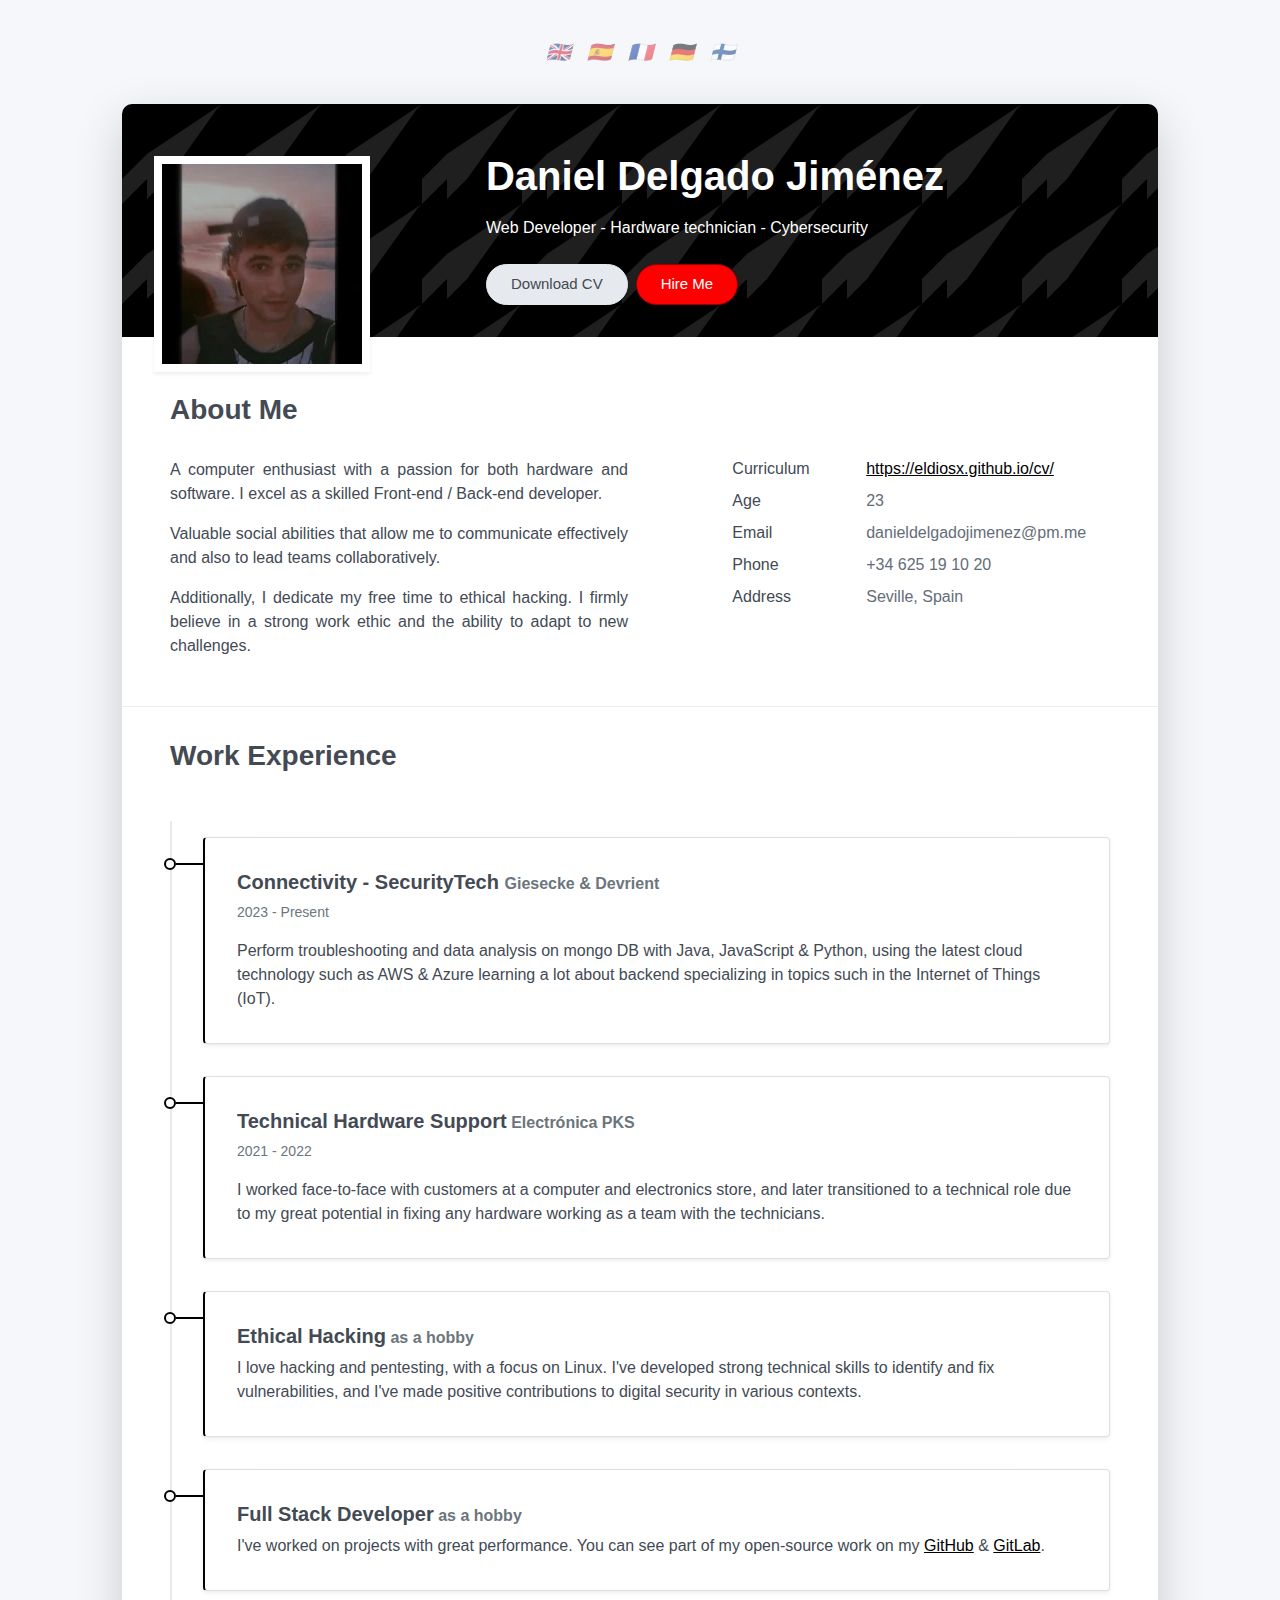
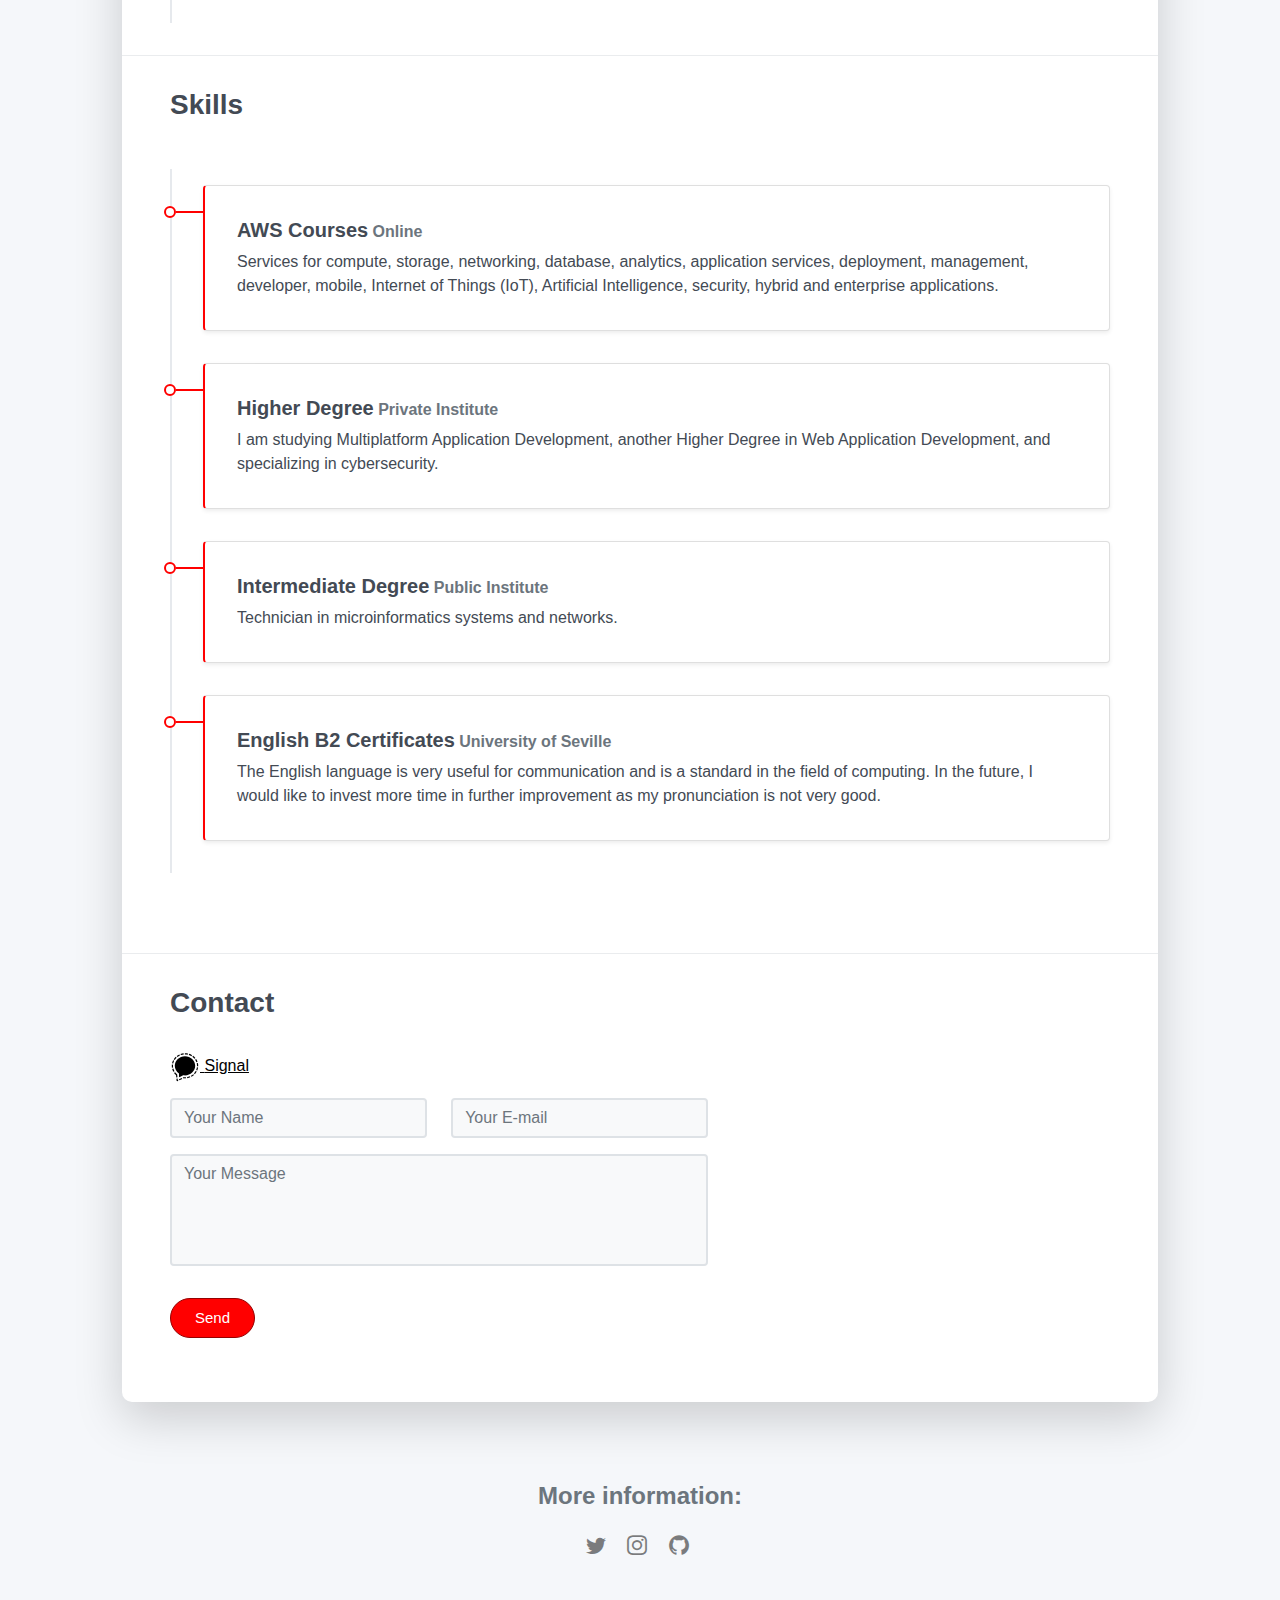
<file: index.html>
<!DOCTYPE html>
<html lang="en-US">

<head>
  <meta charset="UTF-8">
  <meta name="viewport" content="width=device-width, initial-scale=1">
  <title>Curriculum Vitae</title>
  <link href="./css/main.css" rel="stylesheet">
  <link href="./css/fonts.css" rel="stylesheet">
</head>

<body id="top">
  <header class="d-print-none">
    <div class="container text-center text-lg-left">
      <div class="py-3 clearfix">
        <div class="site-nav">
          <nav>
            <ul class="nav justify-content-center">
              <li class="nav-item">
                <a class="nav-link" href="./">
                  <i>&#x1F1EC;&#x1F1E7;</i>
                </a>
              </li>
              <li class="nav-item">
                <a class="nav-link" href="./es">
                  <i>&#x1F1EA;&#x1F1F8;</i>
                </a>
              </li>
              <li class="nav-item">
                <a class="nav-link" href="./fr">
                  <i>&#x1F1EB;&#x1F1F7;</i>
                </a>
              </li>
              <li class="nav-item">
                <a class="nav-link" href="./de">
                  <i>&#x1F1E9;&#x1F1EA;</i>
                </a>
              </li>
              <li class="nav-item">
                <a class="nav-link" href="./fi">
                  <i>&#x1F1EB;&#x1F1EE;</i>
                </a>
              </li>
            </ul>
          </nav>
        </div>
      </div>
    </div>
  </header>
  <div class="page-content">
    <div class="container">
      <div class="cover shadow-lg bg-white">
        <div class="cover-bg p-3 p-lg-4 text-white">
          <div class="row">
            <div class="col-lg-4 col-md-5">
              <div class="avatar hover-effect bg-white shadow-sm p-1"><img src="./img/avatar2024.webp" width="200"
                  height="200" alt="profile"></div>
            </div>
            <div class="col-lg-8 col-md-7 text-center text-md-start">
              <h2 class="h1 mt-2">Daniel Delgado Jiménez</h2>
              <p>Web Developer - Hardware technician -
                Cybersecurity</p>
              <div class="d-print-none"><a class="btn btn-light text-dark shadow-sm mt-1 me-1"
                  href="./pdf/resume_en.pdf" target="_blank">Download
                  CV</a><a class="btn btn-success shadow-sm mt-1" href="#contact">Hire Me</a></div>
            </div>
          </div>
        </div>
        <div class="about-section pt-4 px-3 px-lg-4 mt-1">
          <div class="row">
            <div class="col-md-6">
              <h2 class="h3 mb-3">About Me</h2>
              <p>A computer enthusiast with a passion for both hardware and software. I excel as a
                skilled Front-end / Back-end developer. </p>

              <p>Valuable social abilities that allow me to communicate
                effectively and also to lead teams collaboratively. </p>

              <p>Additionally, I dedicate my free time to ethical hacking. I firmly believe in a strong work ethic and
                the ability to adapt to new challenges.</p>
            </div>
            <div class="col-md-5 offset-md-1">
              <br><br>
              <div class="row mt-2">
                <div class="col-sm-4">
                  <div class="pb-1">Curriculum</div>
                </div>
                <div class="col-sm-8">
                  <div class="pb-1 text-secondary"><a
                      href="https://eldiosx.github.io/cv/">https://eldiosx.github.io/cv/</a></div>
                </div>
                <div class="col-sm-4">
                  <div class="pb-1">Age</div>
                </div>
                <div class="col-sm-8">
                  <div id="age" class="pb-1 text-secondary"></div>
                </div>
                <div class="col-sm-4">
                  <div class="pb-1">Email</div>
                </div>
                <div class="col-sm-8">
                  <div class="pb-1 text-secondary">danieldelgadojimenez@pm.me</div>
                </div>
                <div class="col-sm-4">
                  <div class="pb-1">Phone</div>
                </div>
                <div class="col-sm-8">
                  <div class="pb-1 text-secondary">+34 625 19 10 20</div>
                </div>
                <div class="col-sm-4">
                  <div class="pb-1">Address</div>
                </div>
                <div class="col-sm-8">
                  <div class="pb-1 text-secondary">Seville, Spain</div>
                </div>
              </div>
            </div>
          </div>
        </div>
        <hr class="d-print-none">
        <div class="work-experience-section px-3 px-lg-4">
          <h2 class="h3 mb-4">Work Experience</h2>
          <div class="timeline">
            <div class="timeline-card timeline-card-primary card shadow-sm">
              <div class="card-body">
                <div class="h5 mb-1">
                  Connectivity - SecurityTech
                  <span class="text-muted h6"> Giesecke & Devrient</span>
                </div>
                <div class="text-muted text-small mb-2">2023 - Present</div>
                <div>Perform troubleshooting and data analysis on mongo DB with Java, JavaScript & Python, using the
                  latest cloud technology such as AWS & Azure learning a lot about backend specializing in topics such
                  in the Internet of Things (IoT).
                </div>
              </div>
            </div>
            <div class="timeline-card timeline-card-primary card shadow-sm">
              <div class="card-body">
                <div class="h5 mb-1">Technical Hardware Support<span class="text-muted h6"> Electrónica PKS</span>
                </div>
                <div class="text-muted text-small mb-2">2021 - 2022</div>
                <div>I worked face-to-face with customers at a computer and electronics store, and later transitioned to
                  a technical role due to my great potential in fixing any hardware working as a team with the
                  technicians.
                </div>
              </div>
            </div>
            <div class="timeline-card timeline-card-primary card shadow-sm">
              <div class="card-body">
                <div class="h5 mb-1">Ethical Hacking<span class="text-muted h6"> as a hobby</span></div>
                <div>
                  I love hacking and pentesting, with a focus on Linux. I've developed strong technical skills to
                  identify and fix vulnerabilities, and I've made positive contributions to digital security in various
                  contexts.
                </div>
              </div>
            </div>
            <div class="timeline-card timeline-card-primary card shadow-sm">
              <div class="card-body">
                <div class="h5 mb-1">Full Stack Developer<span class="text-muted h6"> as a hobby</span>
                </div>
                <div>I've worked on projects with great performance. You can see part of my open-source work
                  on my <a href="https://github.com/eldiosx">GitHub</a> & <a
                    href="https://gitlab.com/eldiosx">GitLab</a>.</div>
              </div>
            </div>
          </div>
        </div>
        <hr class="d-print-none">
        <div class="page-break"></div>
        <div class="education-section px-3 px-lg-4 pb-4">
          <h2 class="h3 mb-4">Skills</h2>
          <div class="timeline">
            <div class="timeline-card timeline-card-success card shadow-sm">
              <div class="card-body">
                <div class="h5 mb-1">AWS Courses<span class="text-muted h6"> Online</span></div>
                <div>Services for compute, storage, networking, database, analytics, application services, deployment,
                  management, developer, mobile, Internet of Things (IoT), Artificial Intelligence, security, hybrid and
                  enterprise applications.
                </div>
              </div>
            </div>
            <div class="timeline-card timeline-card-success card shadow-sm">
              <div class="card-body">
                <div class="h5 mb-1">Higher Degree<span class="text-muted h6"> Private Institute</span></div>
                <div>I am studying Multiplatform Application Development, another Higher Degree in
                  Web Application Development, and specializing in cybersecurity.
                </div>
              </div>
            </div>
            <div class="timeline-card timeline-card-success card shadow-sm">
              <div class="card-body">
                <div class="h5 mb-1">Intermediate Degree<span class="text-muted h6"> Public Institute</span>
                </div>
                <div>Technician in microinformatics systems and networks.
                </div>
              </div>
            </div>
            <div class="timeline-card timeline-card-success card shadow-sm">
              <div class="card-body">
                <div class="h5 mb-1">English B2 Certificates<span class="text-muted h6"> University of Seville</span>
                </div>
                <div>The English language is very useful for communication and is a standard in the field of computing.
                  In the future, I would like to invest more time in further improvement as my pronunciation is not very
                  good.
                </div>
              </div>
            </div>
          </div>
        </div>
        <hr class="d-print-none">
        <div class="contant-section px-3 px-lg-4 pb-4" id="contact">
          <h2 class="h3 text mb-3">Contact</h2>
          <div class="row">
            <a href="https://signal.me/#p/+34625191020">
              <img class="icon" src="./img/signal.svg" alt="">
              <span>Signal</span>
            </a>
            <div class="col-md-7 d-print-none">
              <div class="my-2">
                <form action="mailto:danieldelgadojimenez@protonmail.com" method="POST" enctype="text/plain">
                  <div class="row">
                    <div class="col-6">
                      <input class="form-control" type="text" id="name" name="name" placeholder="Your Name" required>
                    </div>
                    <div class="col-6">
                      <input class="form-control" type="email" id="email" name="_replyto" placeholder="Your E-mail"
                        required>
                    </div>
                  </div>
                  <div class="form-group my-2">
                    <textarea class="form-control" id="message" name="message" rows="4" placeholder="Your Message"
                      required></textarea>
                  </div>
                  <button class="btn btn-primary mt-2" type="submit">Send</button>
                </form>
              </div>
            </div>
            <div class="col d-none d-print-block">
              <div class="mt-2">
                <div>
                  <div class="mb-2">
                    <div class="text-dark"><i class="fab fa-email mr-1"></i><span>no</span>
                    </div>
                  </div>
                  <div class="mb-2">
                    <div class="text-dark"><i
                        class="fab fa-twitter mr-1"></i><span>https://twitter.com/eldiosx41020</span>
                    </div>
                  </div>
                  <div class="mb-2">
                    <div class="text-dark"><i
                        class="fab fa-instagram mr-1"></i><span>https://www.instagram.com/eldiosx</span>
                    </div>
                  </div>
                  <div class="mb-2">
                    <div class="text-dark"><i class="fab fa-github mr-1"></i><span>https://github.com/eldiosx</span>
                    </div>
                  </div>
                </div>
              </div>
            </div>
          </div>
        </div>
      </div>
    </div>
  </div>
  <footer class="pt-4 pb-4 text-muted text-center d-print-none">
    <div class="container">
      <div class="my-3">
        <div class="h4">More information:</div>
        <div class="footer-nav">
          <nav>
            <ul class="nav justify-content-center">
              <li class="nav-item"><a class="nav-link" href="https://twitter.com/eldiosxLinux" title="Twitter"><i
                    class="icon-twitter"></i><span class="menu-title sr-only">&nbsp;</span></a>
              </li>
              <li class="nav-item"><a class="nav-link" href="https://www.instagram.com/eldiosx" title="Instagram"><i
                    class="icon-instagram"></i><span class="menu-title sr-only">&nbsp;</span></a>
              </li>
              <li class="nav-item"><a class="nav-link" href="https://github.com/eldiosx" title="Github"><i
                    class="icon-github"></i><span class="menu-title sr-only">&nbsp;</span></a>
              </li>
            </ul>
          </nav>
        </div>
      </div>
    </div>
  </footer>
  <script src="./js/main.js"></script>
</body>

</html>
</file>
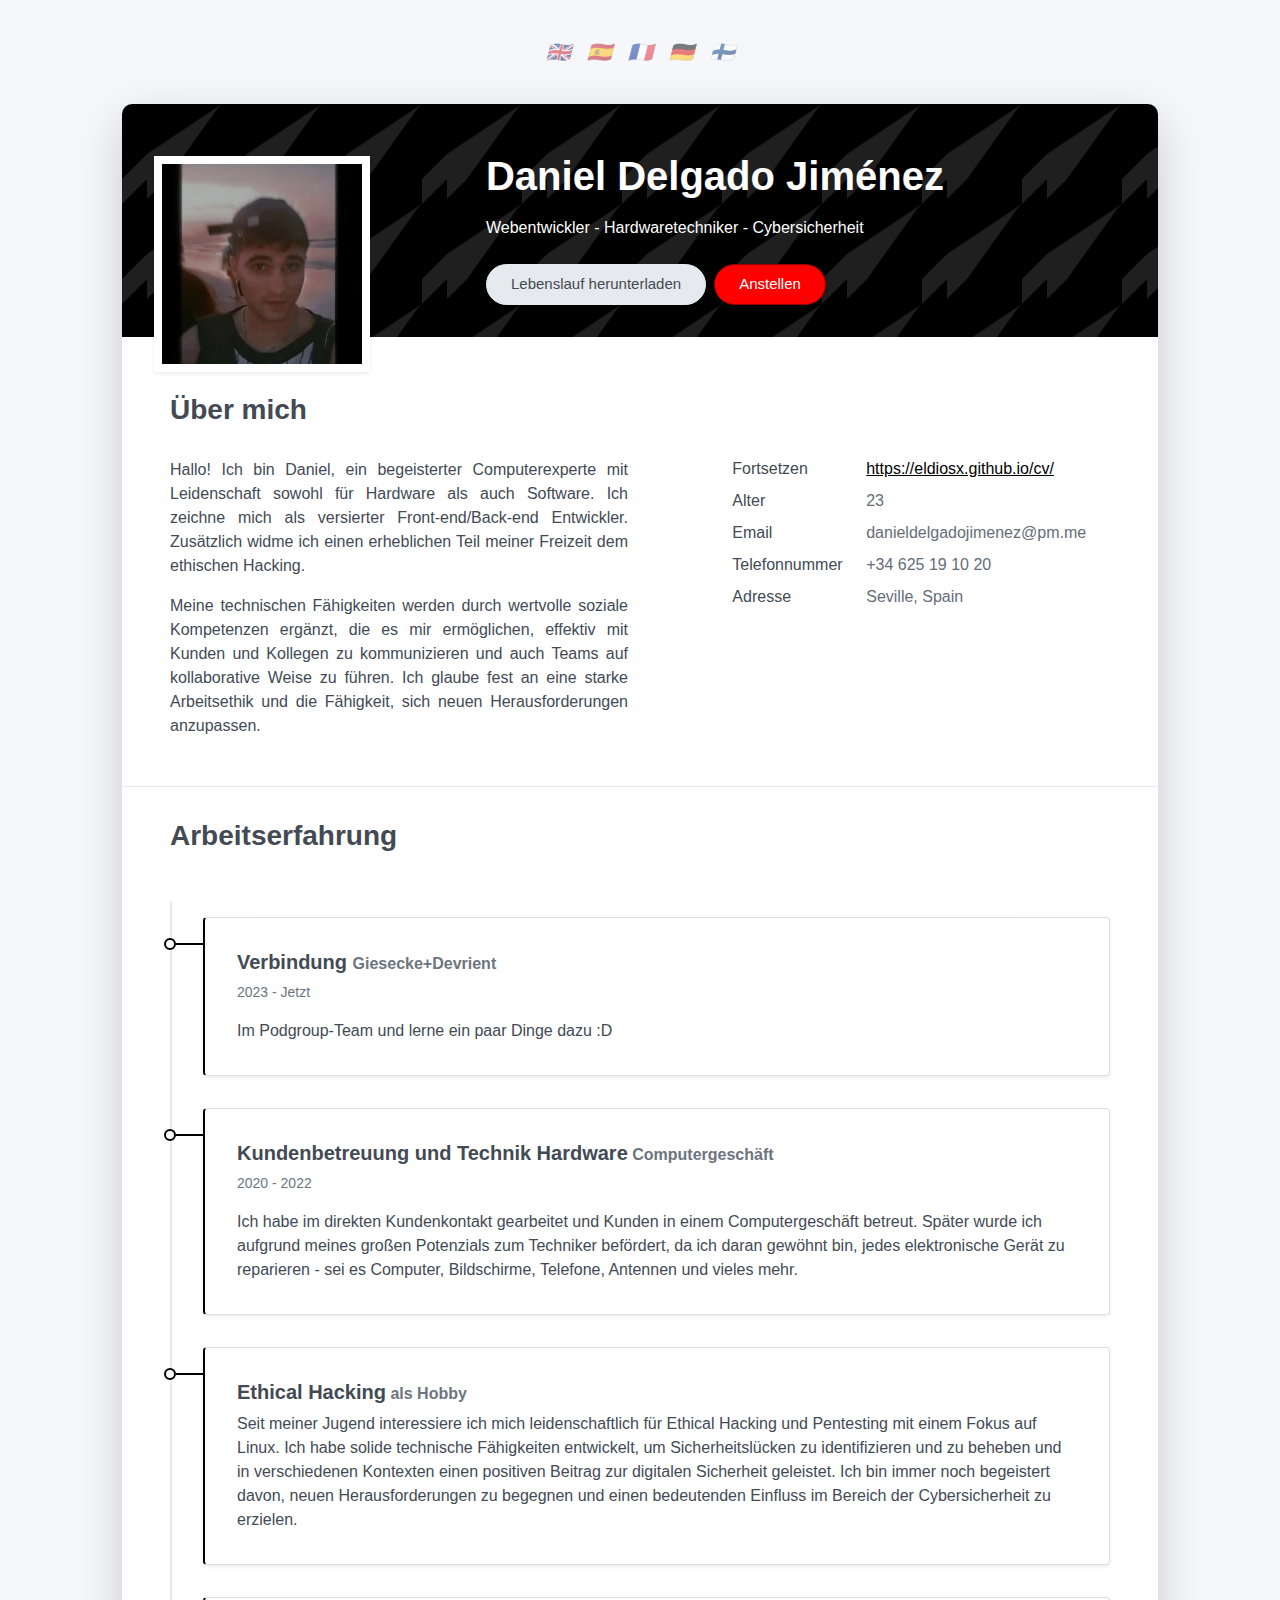
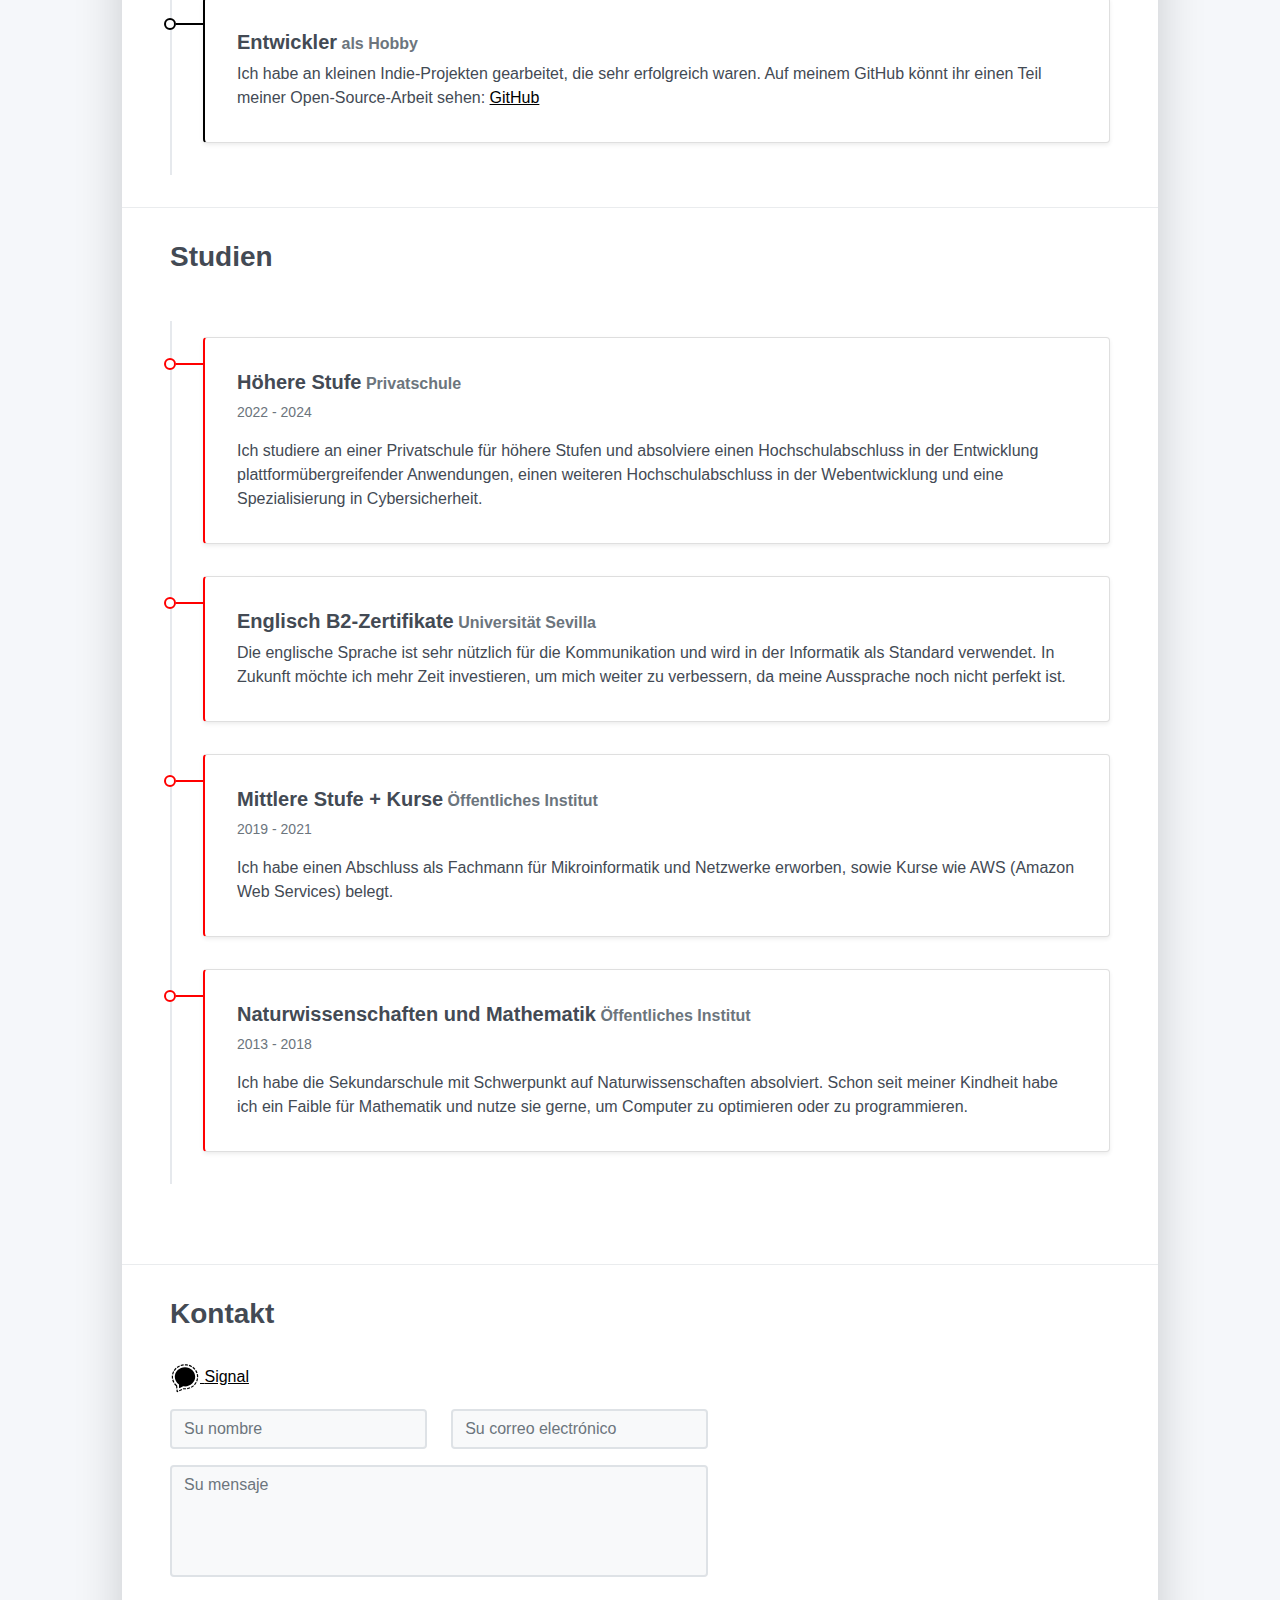
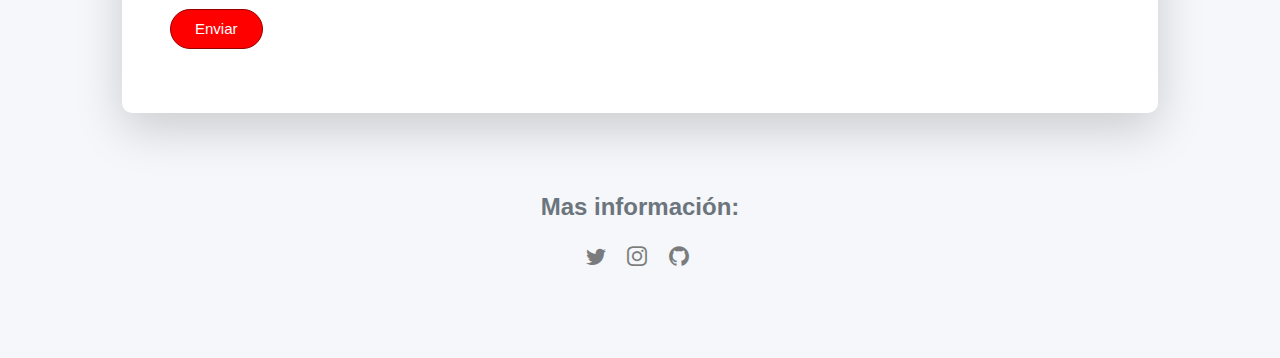
<file: de.html>
<!DOCTYPE html>
<html lang="de">

<head>
  <meta charset="UTF-8">
  <meta name="viewport" content="width=device-width, initial-scale=1">
  <title>Curriculum Vitae</title>
  <link href="./css/main.css" rel="stylesheet">
  <link href="./css/fonts.css" rel="stylesheet">
</head>

<body id="top">
  <header class="d-print-none">
    <div class="container text-center text-lg-left">
      <div class="py-3 clearfix">
        <div class="site-nav">
          <nav>
            <ul class="nav justify-content-center">
              <li class="nav-item">
                <a class="nav-link" href="./">
                  <i>&#x1F1EC;&#x1F1E7;</i>
                </a>
              </li>
              <li class="nav-item">
                <a class="nav-link" href="./es">
                  <i>&#x1F1EA;&#x1F1F8;</i>
                </a>
              </li>
              <li class="nav-item">
                <a class="nav-link" href="./fr">
                  <i>&#x1F1EB;&#x1F1F7;</i>
                </a>
              </li>
              <li class="nav-item">
                <a class="nav-link" href="./de">
                  <i>&#x1F1E9;&#x1F1EA;</i>
                </a>
              </li>
              <li class="nav-item">
                <a class="nav-link" href="./fi">
                  <i>&#x1F1EB;&#x1F1EE;</i>
                </a>
              </li>
            </ul>
          </nav>
        </div>
      </div>
    </div>
  </header>
  <div class="page-content">
    <div class="container">
      <div class="cover shadow-lg bg-white">
        <div class="cover-bg p-3 p-lg-4 text-white">
          <div class="row">
            <div class="col-lg-4 col-md-5">
              <div class="avatar hover-effect bg-white shadow-sm p-1"><img src="./img/avatar2024.webp" width="200"
                  height="200" alt="profile"></div>
            </div>
            <div class="col-lg-8 col-md-7 text-center text-md-start">
              <h2 class="h1 mt-2">Daniel Delgado Jiménez</h2>
              <p>Webentwickler - Hardwaretechniker -
                Cybersicherheit</p>
              <div class="d-print-none"><a class="btn btn-light text-dark shadow-sm mt-1 me-1"
                  href="./pdf/resume_en.pdf" target="_blank">Lebenslauf herunterladen</a><a
                  class="btn btn-success shadow-sm mt-1" href="#contact">Anstellen</a></div>
            </div>
          </div>
        </div>
        <div class="about-section pt-4 px-3 px-lg-4 mt-1">
          <div class="row">
            <div class="col-md-6">
              <h2 class="h3 mb-3">Über mich</h2>
              <p>Hallo! Ich bin Daniel, ein begeisterter Computerexperte mit Leidenschaft sowohl für Hardware als auch
                Software. Ich zeichne mich als versierter Front-end/Back-end Entwickler.
                Zusätzlich widme ich einen erheblichen Teil meiner Freizeit dem ethischen Hacking.</p>

              <p>Meine technischen Fähigkeiten werden durch wertvolle soziale Kompetenzen ergänzt, die es mir
                ermöglichen, effektiv mit Kunden und Kollegen zu kommunizieren und auch Teams auf kollaborative Weise zu
                führen. Ich glaube fest an eine starke Arbeitsethik und die Fähigkeit, sich neuen Herausforderungen
                anzupassen.</p>
            </div>
            <div class="col-md-5 offset-md-1">
              <br><br>
              <div class="row mt-2">
                <div class="col-sm-4">
                  <div class="pb-1">Fortsetzen</div>
                </div>
                <div class="col-sm-8">
                  <div class="pb-1 text-secondary"><a
                      href="https://eldiosx.github.io/cv/">https://eldiosx.github.io/cv/</a></div>
                </div>
                <div class="col-sm-4">
                  <div class="pb-1">Alter</div>
                </div>
                <div class="col-sm-8">
                  <div id="age" class="pb-1 text-secondary"></div>
                </div>
                <div class="col-sm-4">
                  <div class="pb-1">Email</div>
                </div>
                <div class="col-sm-8">
                  <div class="pb-1 text-secondary">danieldelgadojimenez@pm.me</div>
                </div>
                <div class="col-sm-4">
                  <div class="pb-1">Telefonnummer</div>
                </div>
                <div class="col-sm-8">
                  <div class="pb-1 text-secondary">+34 625 19 10 20</div>
                </div>
                <div class="col-sm-4">
                  <div class="pb-1">Adresse</div>
                </div>
                <div class="col-sm-8">
                  <div class="pb-1 text-secondary">Seville, Spain</div>
                </div>
              </div>
            </div>
          </div>
        </div>
        <hr class="d-print-none">
        <div class="work-experience-section px-3 px-lg-4">
          <h2 class="h3 mb-4">Arbeitserfahrung</h2>
          <div class="timeline">
            <div class="timeline-card timeline-card-primary card shadow-sm">
              <div class="card-body">
                <div class="h5 mb-1">Verbindung <span class="text-muted h6">Giesecke+Devrient</span>
                </div>
                <div class="text-muted text-small mb-2">2023 - Jetzt</div>
                <div>Im Podgroup-Team und lerne ein paar Dinge dazu :D</div>
              </div>
            </div>
            <div class="timeline-card timeline-card-primary card shadow-sm">
              <div class="card-body">
                <div class="h5 mb-1">Kundenbetreuung und Technik Hardware<span class="text-muted h6">
                    Computergeschäft</span>
                </div>
                <div class="text-muted text-small mb-2">2020 - 2022</div>
                <div>Ich habe im direkten Kundenkontakt gearbeitet und Kunden in einem Computergeschäft betreut. Später
                  wurde ich aufgrund meines großen Potenzials zum Techniker befördert, da ich daran gewöhnt bin, jedes
                  elektronische Gerät zu reparieren - sei es Computer, Bildschirme, Telefone, Antennen und vieles mehr.
                </div>
              </div>
            </div>
            <div class="timeline-card timeline-card-primary card shadow-sm">
              <div class="card-body">
                <div class="h5 mb-1">Ethical Hacking<span class="text-muted h6"> als Hobby</span></div>
                <div>Seit meiner Jugend interessiere ich mich leidenschaftlich für Ethical Hacking und Pentesting mit
                  einem Fokus auf Linux. Ich habe solide technische Fähigkeiten entwickelt, um Sicherheitslücken zu
                  identifizieren und zu beheben und in verschiedenen Kontexten einen positiven Beitrag zur digitalen
                  Sicherheit geleistet. Ich bin immer noch begeistert davon, neuen Herausforderungen zu begegnen und
                  einen bedeutenden Einfluss im Bereich der Cybersicherheit zu erzielen.</div>
              </div>
            </div>
            <div class="timeline-card timeline-card-primary card shadow-sm">
              <div class="card-body">
                <div class="h5 mb-1">Entwickler<span class="text-muted h6"> als Hobby</span>
                </div>
                <div>Ich habe an kleinen Indie-Projekten gearbeitet, die sehr erfolgreich waren. Auf meinem GitHub könnt
                  ihr einen Teil meiner Open-Source-Arbeit sehen: <a href="https://github.com/eldiosx">GitHub</a></div>
              </div>
            </div>
          </div>
        </div>
        <hr class="d-print-none">
        <div class="page-break"></div>
        <div class="education-section px-3 px-lg-4 pb-4">
          <h2 class="h3 mb-4">Studien</h2>
          <div class="timeline">
            <div class="timeline-card timeline-card-success card shadow-sm">
              <div class="card-body">
                <div class="h5 mb-1">Höhere Stufe<span class="text-muted h6"> Privatschule</span></div>
                <div class="text-muted text-small mb-2">2022 - 2024</div>
                <div>Ich studiere an einer Privatschule für höhere Stufen und absolviere einen Hochschulabschluss in der
                  Entwicklung plattformübergreifender Anwendungen, einen weiteren Hochschulabschluss in der
                  Webentwicklung und eine Spezialisierung in Cybersicherheit.
                </div>
              </div>
            </div>
            <div class="timeline-card timeline-card-success card shadow-sm">
              <div class="card-body">
                <div class="h5 mb-1">Englisch B2-Zertifikate<span class="text-muted h6"> Universität Sevilla</span>
                </div>
                <div>Die englische Sprache ist sehr nützlich für die Kommunikation und wird in der Informatik als
                  Standard verwendet. In Zukunft möchte ich mehr Zeit investieren, um mich weiter zu verbessern, da
                  meine Aussprache noch nicht perfekt ist.
                </div>
              </div>
            </div>
            <div class="timeline-card timeline-card-success card shadow-sm">
              <div class="card-body">
                <div class="h5 mb-1">Mittlere Stufe + Kurse<span class="text-muted h6"> Öffentliches Institut</span>
                </div>
                <div class="text-muted text-small mb-2">2019 - 2021</div>
                <div>Ich habe einen Abschluss als Fachmann für Mikroinformatik und Netzwerke erworben, sowie Kurse wie
                  AWS (Amazon Web Services) belegt.
                </div>
              </div>
            </div>
            <div class="timeline-card timeline-card-success card shadow-sm">
              <div class="card-body">
                <div class="h5 mb-1">Naturwissenschaften und Mathematik<span class="text-muted h6"> Öffentliches
                    Institut</span>
                </div>
                <div class="text-muted text-small mb-2">2013 - 2018</div>
                <div>Ich habe die Sekundarschule mit Schwerpunkt auf Naturwissenschaften absolviert. Schon seit meiner
                  Kindheit habe ich ein Faible für Mathematik und nutze sie gerne, um Computer zu optimieren oder zu
                  programmieren.
                </div>
              </div>
            </div>
          </div>
        </div>
        <hr class="d-print-none">
        <div class="contant-section px-3 px-lg-4 pb-4" id="contact">
          <h2 class="h3 text mb-3">Kontakt</h2>
          <div class="row">
            <a href="https://signal.me/#p/+34625191020">
              <img class="icon" src="./img/signal.svg" alt="">
              <span>Signal</span>
            </a>
            <div class="col-md-7 d-print-none">
              <div class="my-2">
                <form action="mailto:danieldelgadojimenez@protonmail.com" method="POST" enctype="text/plain">
                  <div class="row">
                    <div class="col-6">
                      <input class="form-control" type="text" id="name" name="name" placeholder="Su nombre" required>
                    </div>
                    <div class="col-6">
                      <input class="form-control" type="email" id="email" name="_replyto"
                        placeholder="Su correo electrónico" required>
                    </div>
                  </div>
                  <div class="form-group my-2">
                    <textarea class="form-control" id="message" name="message" rows="4" placeholder="Su mensaje"
                      required></textarea>
                  </div>
                  <button class="btn btn-primary mt-2" type="submit">Enviar</button>
                </form>
              </div>
            </div>
            <div class="col d-none d-print-block">
              <div class="mt-2">
                <div>
                  <div class="mb-2">
                    <div class="text-dark"><i class="fab fa-email mr-1"></i><span>no</span>
                    </div>
                  </div>
                  <div class="mb-2">
                    <div class="text-dark"><i
                        class="fab fa-twitter mr-1"></i><span>https://twitter.com/eldiosx41020</span>
                    </div>
                  </div>
                  <div class="mb-2">
                    <div class="text-dark"><i
                        class="fab fa-instagram mr-1"></i><span>https://www.instagram.com/eldiosx</span>
                    </div>
                  </div>
                  <div class="mb-2">
                    <div class="text-dark"><i class="fab fa-github mr-1"></i><span>https://github.com/eldiosx</span>
                    </div>
                  </div>
                </div>
              </div>
            </div>
          </div>
        </div>
      </div>
    </div>
  </div>
  <footer class="pt-4 pb-4 text-muted text-center d-print-none">
    <div class="container">
      <div class="my-3">
        <div class="h4">Mas información:</div>
        <div class="footer-nav">
          <nav>
            <ul class="nav justify-content-center">
              <li class="nav-item"><a class="nav-link" href="https://twitter.com/eldiosxLinux" title="Twitter"><i
                    class="icon-twitter"></i><span class="menu-title sr-only">&nbsp;</span></a>
              </li>
              <li class="nav-item"><a class="nav-link" href="https://www.instagram.com/eldiosx" title="Instagram"><i
                    class="icon-instagram"></i><span class="menu-title sr-only">&nbsp;</span></a>
              </li>
              <li class="nav-item"><a class="nav-link" href="https://github.com/eldiosx" title="Github"><i
                    class="icon-github"></i><span class="menu-title sr-only">&nbsp;</span></a>
              </li>
            </ul>
          </nav>
        </div>
      </div>
    </div>
  </footer>
  <script src="./js/main.js"></script>
</body>

</html>
</file>
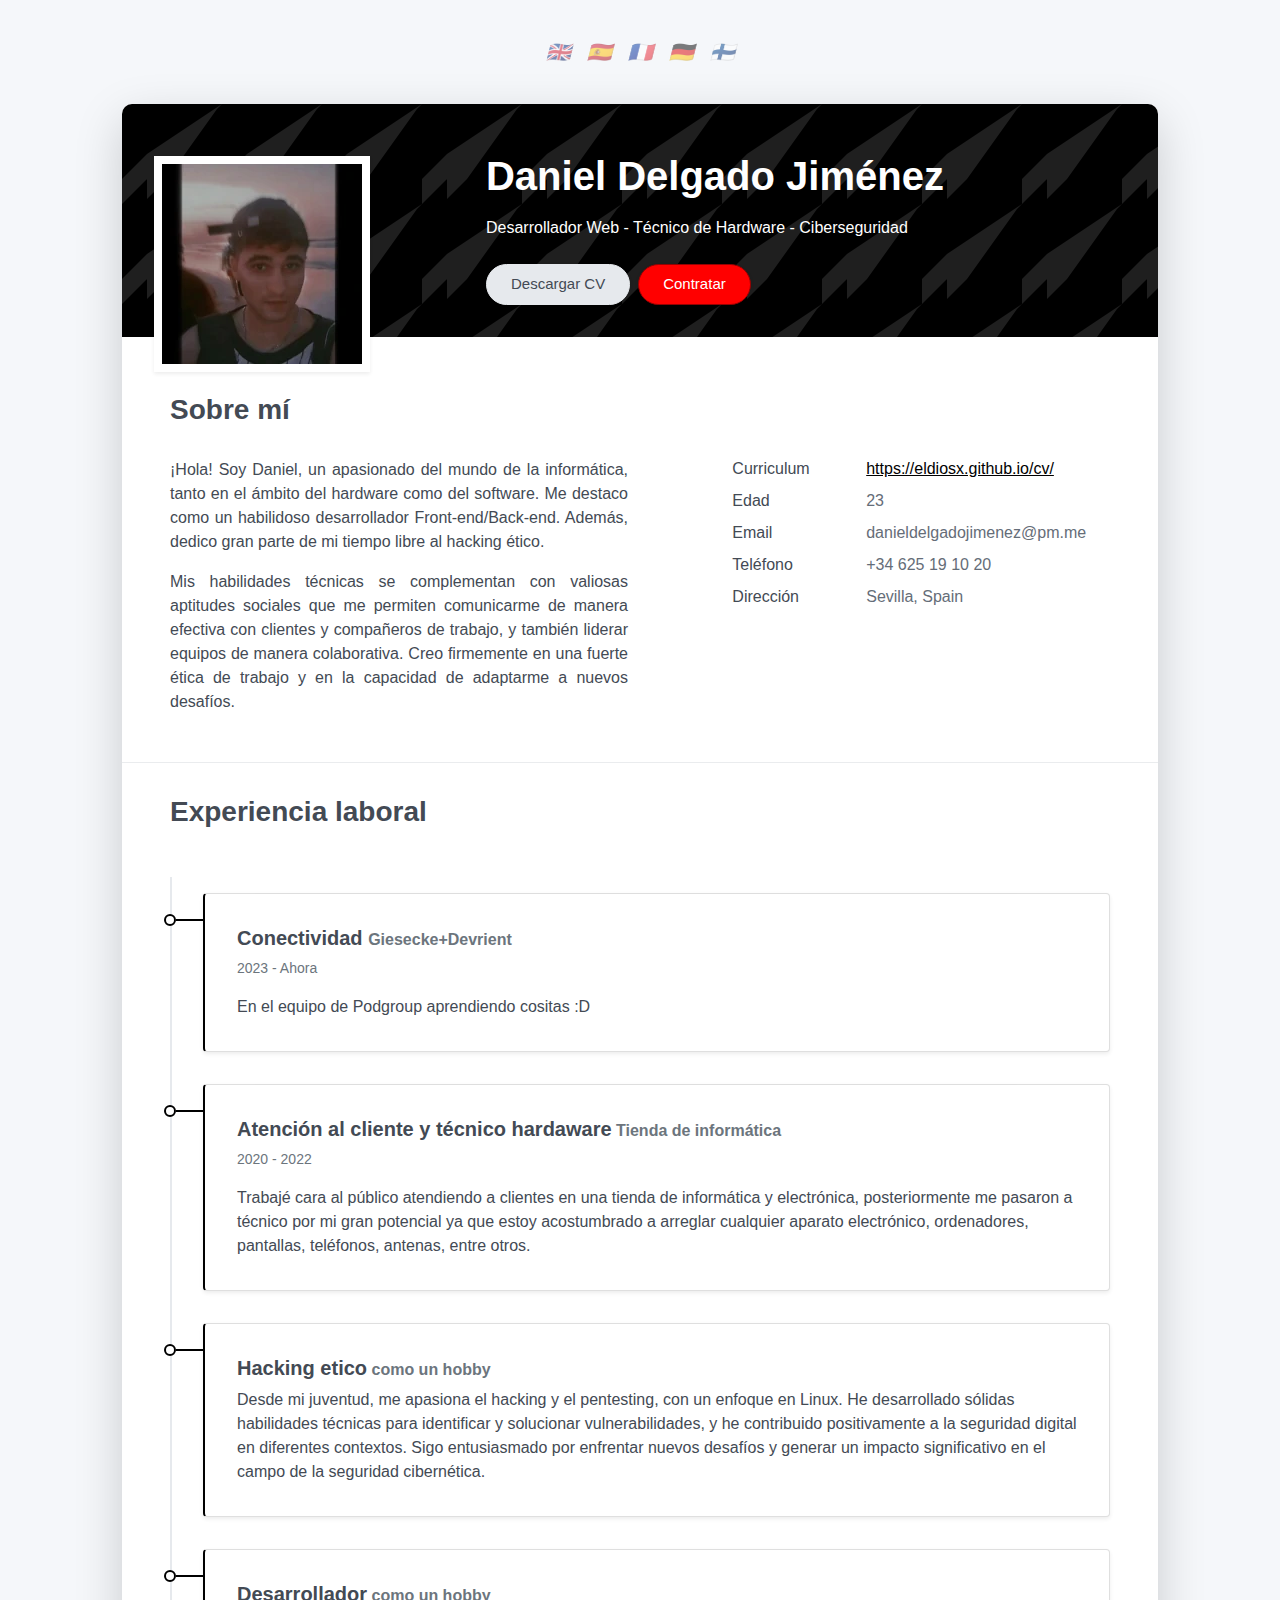
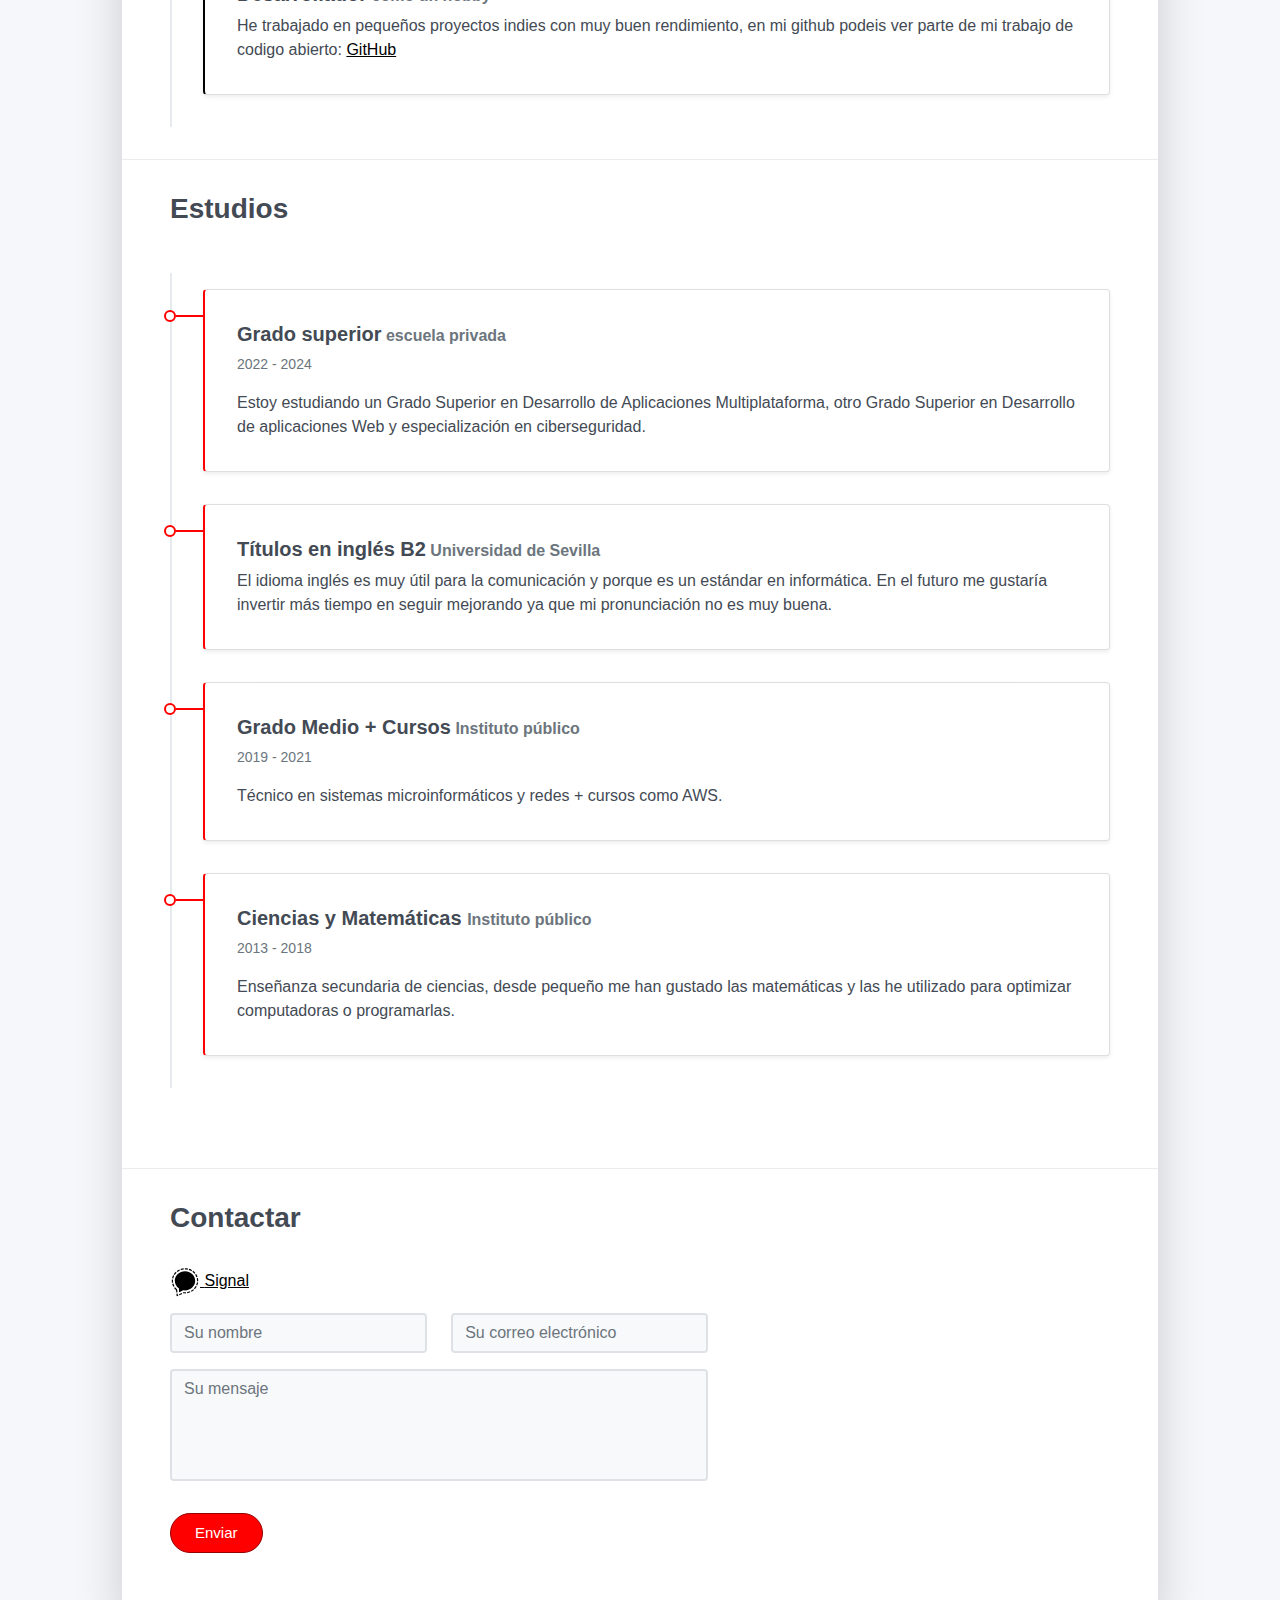
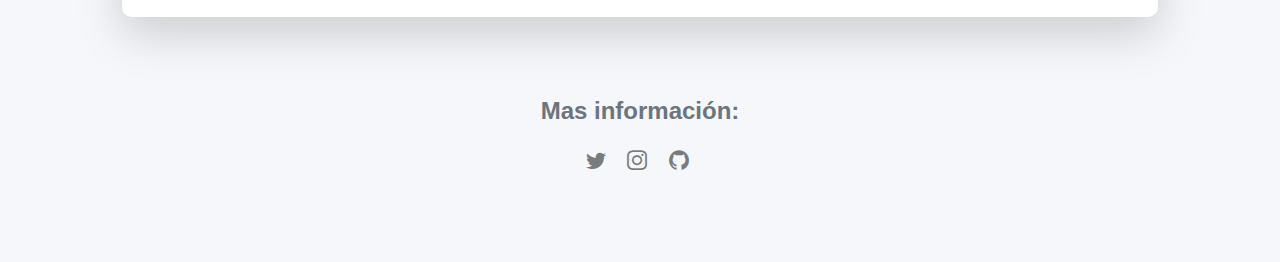
<file: es.html>
<!DOCTYPE html>
<html lang="es-ES">

<head>
  <meta charset="UTF-8">
  <meta name="viewport" content="width=device-width, initial-scale=1">
  <title>Curriculum Vitae</title>
  <link href="./css/main.css" rel="stylesheet">
  <link href="./css/fonts.css" rel="stylesheet">
</head>

<body id="top">
  <header class="d-print-none">
    <div class="container text-center text-lg-left">
      <div class="py-3 clearfix">
        <div class="site-nav">
          <nav>
            <ul class="nav justify-content-center">
              <li class="nav-item">
                <a class="nav-link" href="./">
                  <i>&#x1F1EC;&#x1F1E7;</i>
                </a>
              </li>
              <li class="nav-item">
                <a class="nav-link" href="./es">
                  <i>&#x1F1EA;&#x1F1F8;</i>
                </a>
              </li>
              <li class="nav-item">
                <a class="nav-link" href="./fr">
                  <i>&#x1F1EB;&#x1F1F7;</i>
                </a>
              </li>
              <li class="nav-item">
                <a class="nav-link" href="./de">
                  <i>&#x1F1E9;&#x1F1EA;</i>
                </a>
              </li>
              <li class="nav-item">
                <a class="nav-link" href="./fi">
                  <i>&#x1F1EB;&#x1F1EE;</i>
                </a>
              </li>
            </ul>
          </nav>
        </div>
      </div>
    </div>
  </header>
  <div class="page-content">
    <div class="container">
      <div class="cover shadow-lg bg-white">
        <div class="cover-bg p-3 p-lg-4 text-white">
          <div class="row">
            <div class="col-lg-4 col-md-5">
              <div class="avatar hover-effect bg-white shadow-sm p-1"><img src="./img/avatar2024.webp" width="200"
                  height="200" alt="profile"></div>
            </div>
            <div class="col-lg-8 col-md-7 text-center text-md-start">
              <h2 class="h1 mt-2">Daniel Delgado Jiménez</h2>
              <p>Desarrollador Web - Técnico de Hardware -
                Ciberseguridad</p>
              <div class="d-print-none"><a class="btn btn-light text-dark shadow-sm mt-1 me-1"
                  href="./pdf/resume_es.pdf" target="_blank">Descargar
                  CV</a><a class="btn btn-success shadow-sm mt-1" href="#contact">Contratar</a></div>
            </div>
          </div>
        </div>
        <div class="about-section pt-4 px-3 px-lg-4 mt-1">
          <div class="row">
            <div class="col-md-6">
              <h2 class="h3 mb-3">Sobre mí</h2>
              <p>¡Hola! Soy Daniel, un apasionado del mundo de la informática, tanto en el ámbito del hardware como del
                software. Me destaco como un habilidoso desarrollador Front-end/Back-end. Además, dedico
                gran parte de mi tiempo libre al hacking ético.</p>

              <p>Mis habilidades técnicas se complementan con valiosas aptitudes sociales que me permiten comunicarme de
                manera efectiva con clientes y compañeros de trabajo, y también liderar equipos de manera colaborativa.
                Creo firmemente en una fuerte ética de trabajo y en la capacidad de adaptarme a nuevos desafíos.</p>
            </div>
            <div class="col-md-5 offset-md-1">
              <br><br>
              <div class="row mt-2">
                <div class="col-sm-4">
                  <div class="pb-1">Curriculum</div>
                </div>
                <div class="col-sm-8">
                  <div class="pb-1 text-secondary"><a
                      href="https://eldiosx.github.io/cv/">https://eldiosx.github.io/cv/</a></div>
                </div>
                <div class="col-sm-4">
                  <div class="pb-1">Edad</div>
                </div>
                <div class="col-sm-8">
                  <div id="age" class="pb-1 text-secondary"></div>
                </div>
                <div class="col-sm-4">
                  <div class="pb-1">Email</div>
                </div>
                <div class="col-sm-8">
                  <div class="pb-1 text-secondary">danieldelgadojimenez@pm.me</div>
                </div>
                <div class="col-sm-4">
                  <div class="pb-1">Teléfono</div>
                </div>
                <div class="col-sm-8">
                  <div class="pb-1 text-secondary">+34 625 19 10 20</div>
                </div>
                <div class="col-sm-4">
                  <div class="pb-1">Dirección</div>
                </div>
                <div class="col-sm-8">
                  <div class="pb-1 text-secondary">Sevilla, Spain</div>
                </div>
              </div>
            </div>
          </div>
        </div>
        <hr class="d-print-none">
        <div class="work-experience-section px-3 px-lg-4">
          <h2 class="h3 mb-4">Experiencia laboral</h2>
          <div class="timeline">
            <div class="timeline-card timeline-card-primary card shadow-sm">
              <div class="card-body">
                <div class="h5 mb-1">Conectividad <span class="text-muted h6">Giesecke+Devrient</span>
                </div>
                <div class="text-muted text-small mb-2">2023 - Ahora</div>
                <div>En el equipo de Podgroup aprendiendo cositas :D</div>
              </div>
            </div>
            <div class="timeline-card timeline-card-primary card shadow-sm">
              <div class="card-body">
                <div class="h5 mb-1">Atención al cliente y técnico hardaware<span class="text-muted h6"> Tienda de
                    informática</span>
                </div>
                <div class="text-muted text-small mb-2">2020 - 2022</div>
                <div>Trabajé cara al público atendiendo a clientes en una tienda de informática y
                  electrónica, posteriormente
                  me pasaron a técnico por mi gran potencial ya que estoy acostumbrado a arreglar cualquier aparato
                  electrónico,
                  ordenadores, pantallas, teléfonos, antenas, entre otros.</div>
              </div>
            </div>
            <div class="timeline-card timeline-card-primary card shadow-sm">
              <div class="card-body">
                <div class="h5 mb-1">Hacking etico<span class="text-muted h6"> como un hobby</span></div>
                <div>
                  Desde mi juventud, me apasiona el hacking y el pentesting, con un enfoque en Linux. He
                  desarrollado sólidas habilidades técnicas para identificar y solucionar vulnerabilidades, y he
                  contribuido positivamente a la seguridad digital en diferentes contextos. Sigo entusiasmado por
                  enfrentar nuevos desafíos y generar un impacto significativo en el campo de la seguridad cibernética.
                </div>
              </div>
            </div>
            <div class="timeline-card timeline-card-primary card shadow-sm">
              <div class="card-body">
                <div class="h5 mb-1">Desarrollador<span class="text-muted h6"> como un hobby</span>
                </div>
                <div>He trabajado en pequeños proyectos indies con muy buen rendimiento, en mi github podeis ver parte
                  de mi trabajo de codigo abierto: <a href="https://github.com/eldiosx">GitHub</a></div>
              </div>
            </div>
          </div>
        </div>
        <hr class="d-print-none">
        <div class="page-break"></div>
        <div class="education-section px-3 px-lg-4 pb-4">
          <h2 class="h3 mb-4">Estudios</h2>
          <div class="timeline">
            <div class="timeline-card timeline-card-success card shadow-sm">
              <div class="card-body">
                <div class="h5 mb-1">Grado superior<span class="text-muted h6"> escuela privada</span></div>
                <div class="text-muted text-small mb-2">2022 - 2024</div>
                <div>Estoy estudiando un Grado Superior en Desarrollo de Aplicaciones Multiplataforma, otro Grado
                  Superior en
                  Desarrollo de aplicaciones Web y especialización en ciberseguridad.
                </div>
              </div>
            </div>
            <div class="timeline-card timeline-card-success card shadow-sm">
              <div class="card-body">
                <div class="h5 mb-1">Títulos en inglés B2<span class="text-muted h6"> Universidad
                    de
                    Sevilla</span></div>
                <div>El idioma inglés es muy útil para la comunicación y porque es un estándar en informática. En
                  el futuro me gustaría invertir más tiempo en seguir mejorando ya que mi pronunciación no es muy
                  buena.
                </div>
              </div>
            </div>
            <div class="timeline-card timeline-card-success card shadow-sm">
              <div class="card-body">
                <div class="h5 mb-1">Grado Medio + Cursos<span class="text-muted h6"> Instituto público</span></div>
                <div class="text-muted text-small mb-2">2019 - 2021</div>
                <div>Técnico en sistemas microinformáticos y redes + cursos como AWS.</div>
              </div>
            </div>
            <div class="timeline-card timeline-card-success card shadow-sm">
              <div class="card-body">
                <div class="h5 mb-1">Ciencias y Matemáticas <span class="text-muted h6"> Instituto público</span>
                </div>
                <div class="text-muted text-small mb-2">2013 - 2018</div>
                <div>Enseñanza secundaria de ciencias, desde pequeño me han gustado las matemáticas y las he utilizado
                  para
                  optimizar computadoras o programarlas.</div>
              </div>
            </div>
          </div>
        </div>
        <hr class="d-print-none">
        <div class="contant-section px-3 px-lg-4 pb-4" id="contact">
          <h2 class="h3 text mb-3">Contactar</h2>
          <div class="row">
            <a href="https://signal.me/#p/+34625191020">
              <img class="icon" src="./img/signal.svg" alt="">
              <span>Signal</span>
            </a>
            <div class="col-md-7 d-print-none">
              <div class="my-2">
                <form action="mailto:danieldelgadojimenez@protonmail.com" method="POST" enctype="text/plain">
                  <div class="row">
                    <div class="col-6">
                      <input class="form-control" type="text" id="name" name="name" placeholder="Su nombre" required>
                    </div>
                    <div class="col-6">
                      <input class="form-control" type="email" id="email" name="_replyto"
                        placeholder="Su correo electrónico" required>
                    </div>
                  </div>
                  <div class="form-group my-2">
                    <textarea class="form-control" id="message" name="message" rows="4" placeholder="Su mensaje"
                      required></textarea>
                  </div>
                  <button class="btn btn-primary mt-2" type="submit">Enviar</button>
                </form>
              </div>
            </div>
            <div class="col d-none d-print-block">
              <div class="mt-2">
                <div>
                  <div class="mb-2">
                    <div class="text-dark"><i class="fab fa-email mr-1"></i><span>no</span>
                    </div>
                  </div>
                  <div class="mb-2">
                    <div class="text-dark"><i
                        class="fab fa-twitter mr-1"></i><span>https://twitter.com/eldiosx41020</span>
                    </div>
                  </div>
                  <div class="mb-2">
                    <div class="text-dark"><i
                        class="fab fa-instagram mr-1"></i><span>https://www.instagram.com/eldiosx</span>
                    </div>
                  </div>
                  <div class="mb-2">
                    <div class="text-dark"><i class="fab fa-github mr-1"></i><span>https://github.com/eldiosx</span>
                    </div>
                  </div>
                </div>
              </div>
            </div>
          </div>
        </div>
      </div>
    </div>
  </div>
  <footer class="pt-4 pb-4 text-muted text-center d-print-none">
    <div class="container">
      <div class="my-3">
        <div class="h4">Mas información:</div>
        <div class="footer-nav">
          <nav>
            <ul class="nav justify-content-center">
              <li class="nav-item"><a class="nav-link" href="https://twitter.com/eldiosxLinux" title="Twitter"><i
                    class="icon-twitter"></i><span class="menu-title sr-only">&nbsp;</span></a>
              </li>
              <li class="nav-item"><a class="nav-link" href="https://www.instagram.com/eldiosx" title="Instagram"><i
                    class="icon-instagram"></i><span class="menu-title sr-only">&nbsp;</span></a>
              </li>
              <li class="nav-item"><a class="nav-link" href="https://github.com/eldiosx" title="Github"><i
                    class="icon-github"></i><span class="menu-title sr-only">&nbsp;</span></a>
              </li>
            </ul>
          </nav>
        </div>
      </div>
    </div>
  </footer>
  <script src="./js/main.js"></script>
</body>

</html>
</file>
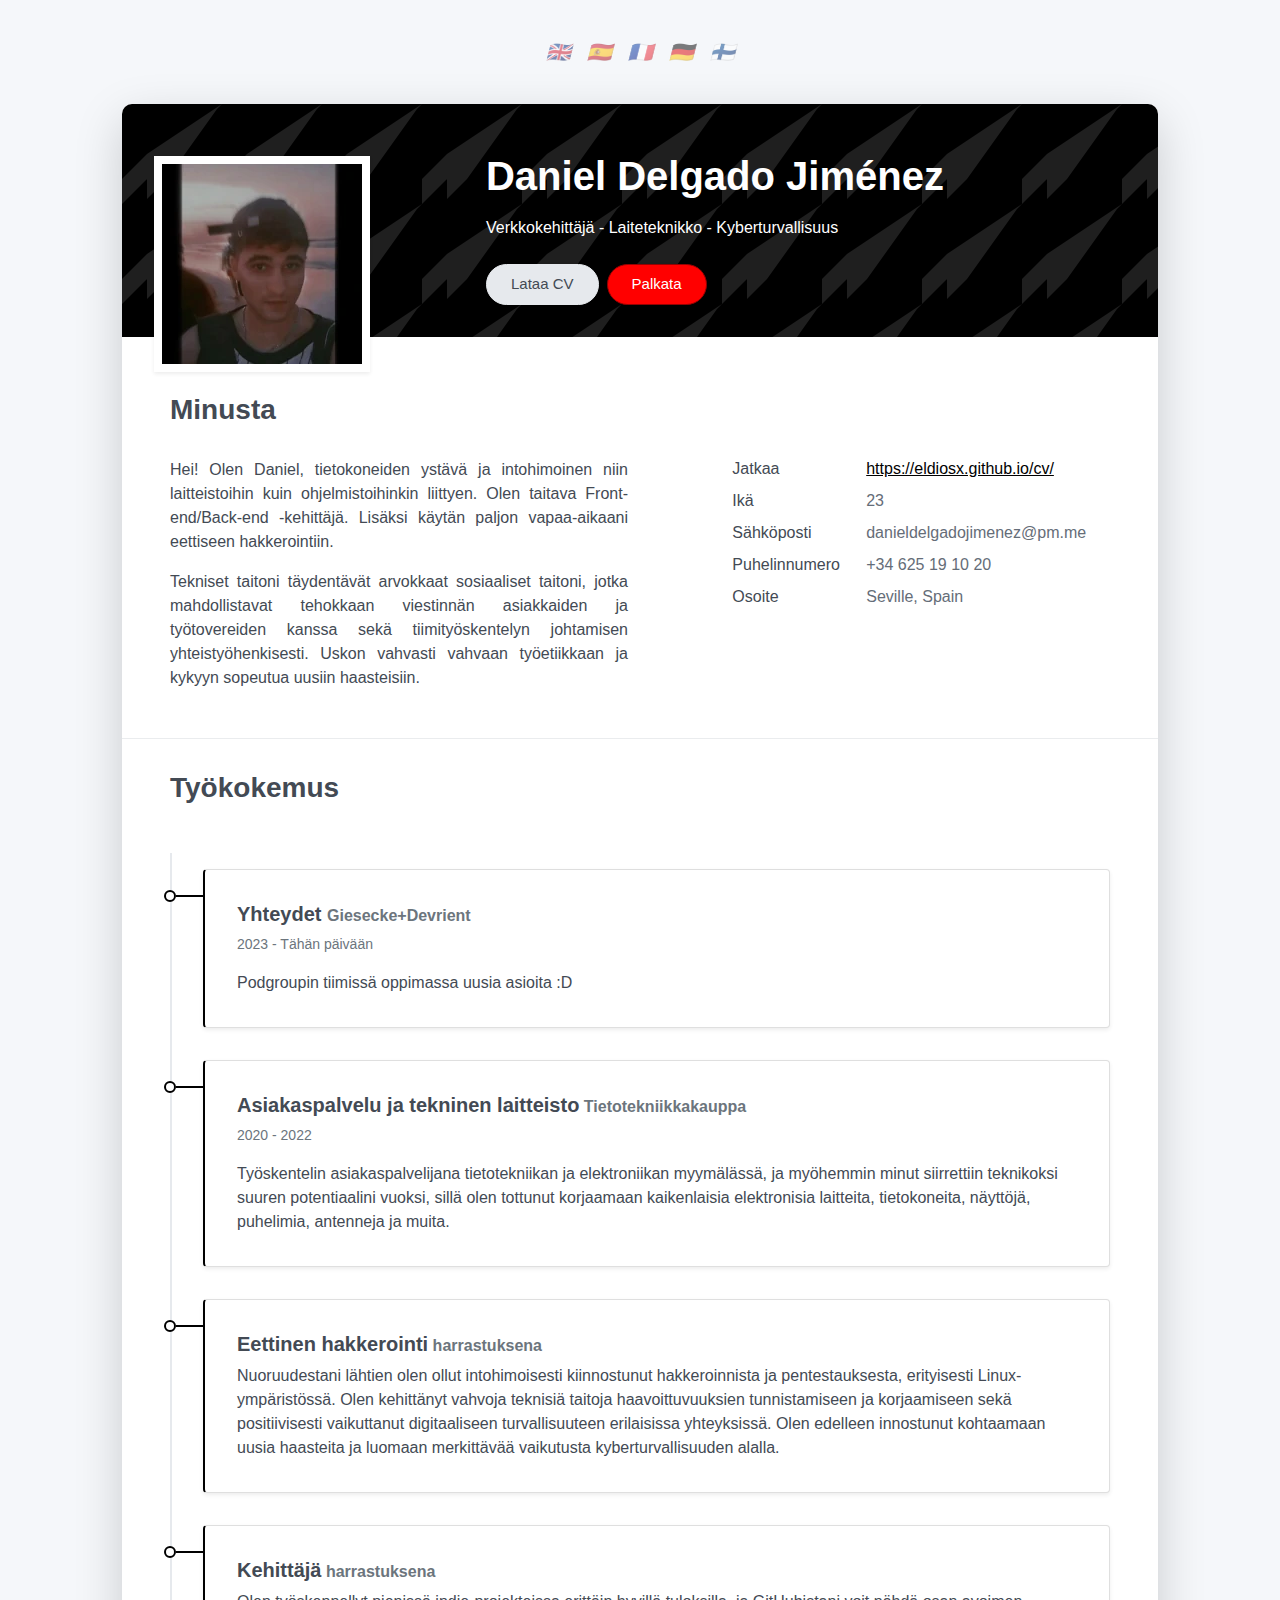
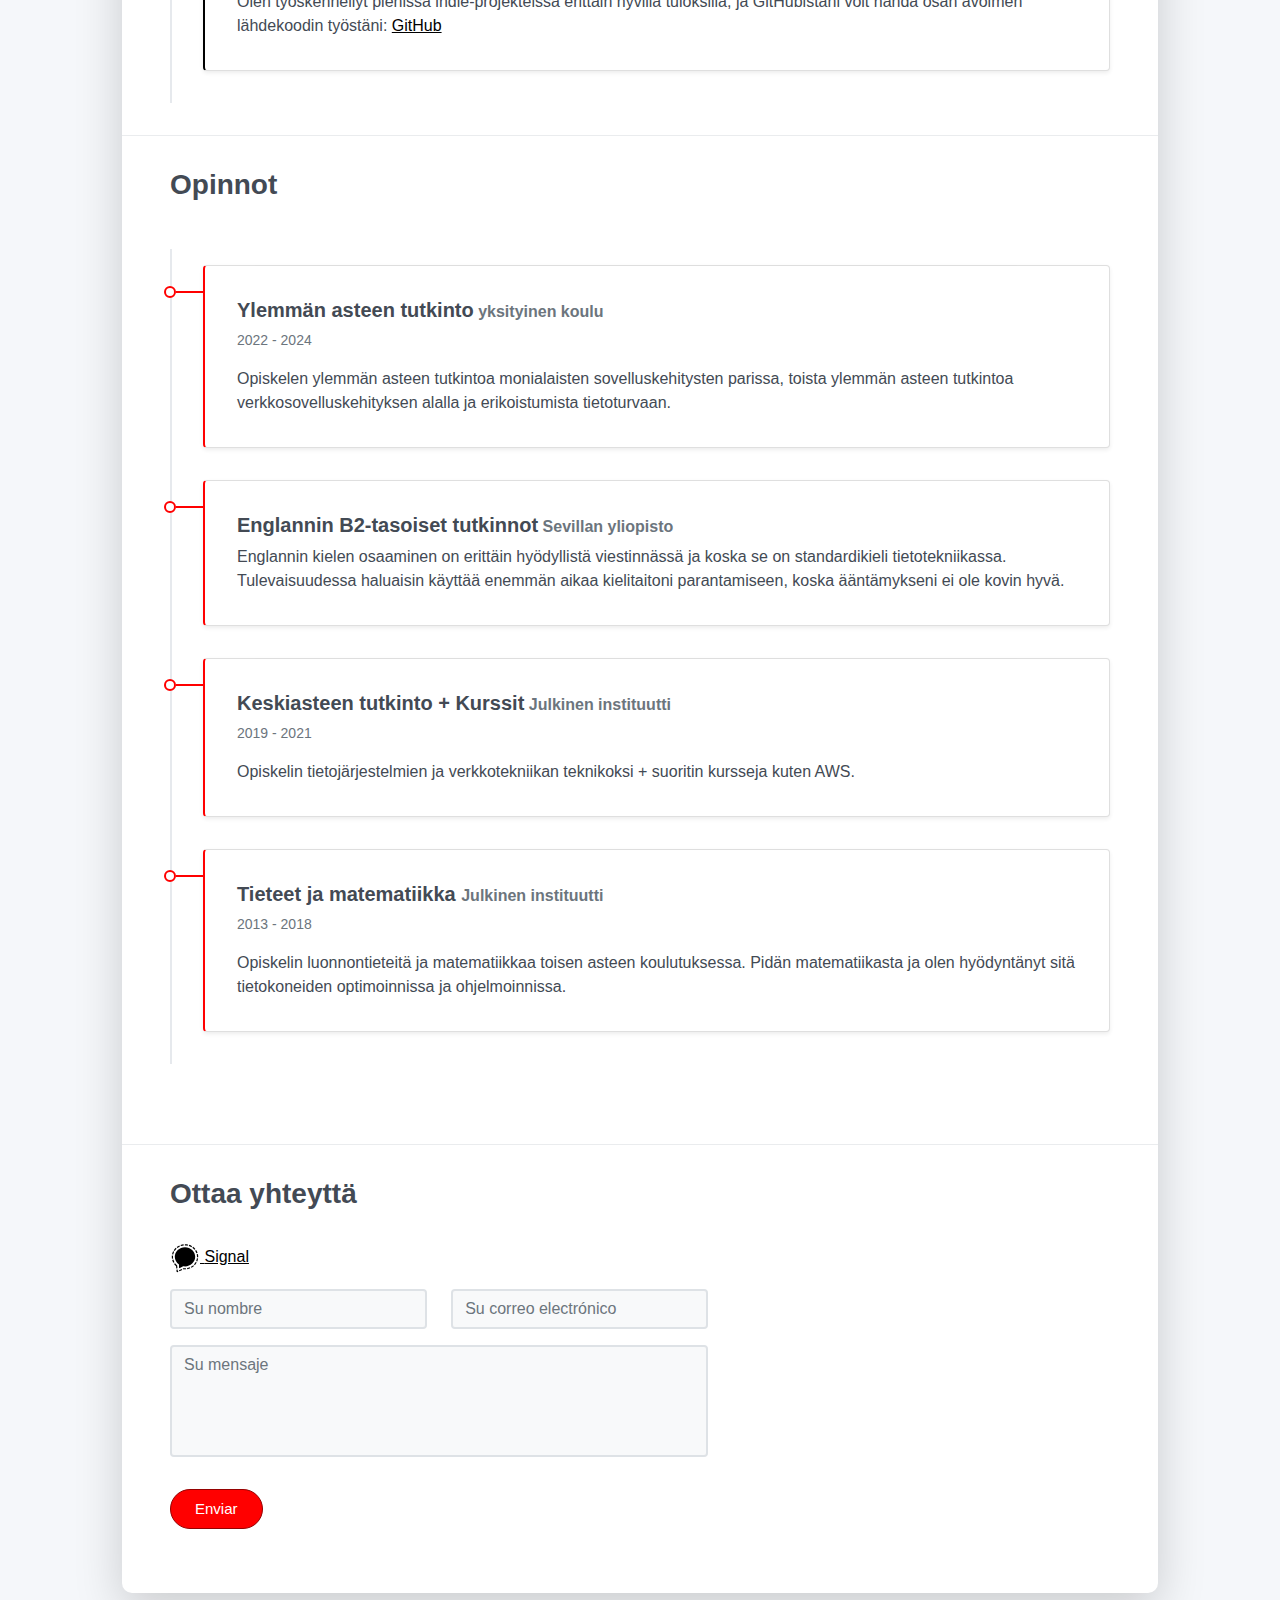
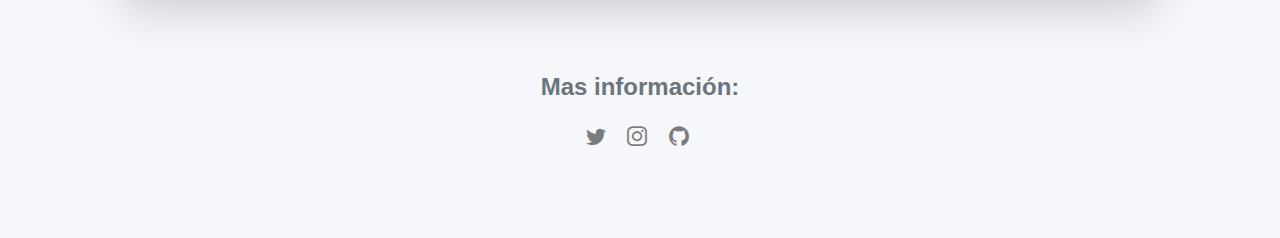
<file: fi.html>
<!DOCTYPE html>
<html lang="fi">

<head>
  <meta charset="UTF-8">
  <meta name="viewport" content="width=device-width, initial-scale=1">
  <title>Curriculum Vitae</title>
  <link href="./css/main.css" rel="stylesheet">
  <link href="./css/fonts.css" rel="stylesheet">
</head>

<body id="top">
  <header class="d-print-none">
    <div class="container text-center text-lg-left">
      <div class="py-3 clearfix">
        <div class="site-nav">
          <nav>
            <ul class="nav justify-content-center">
              <li class="nav-item">
                <a class="nav-link" href="./">
                  <i>&#x1F1EC;&#x1F1E7;</i>
                </a>
              </li>
              <li class="nav-item">
                <a class="nav-link" href="./es">
                  <i>&#x1F1EA;&#x1F1F8;</i>
                </a>
              </li>
              <li class="nav-item">
                <a class="nav-link" href="./fr">
                  <i>&#x1F1EB;&#x1F1F7;</i>
                </a>
              </li>
              <li class="nav-item">
                <a class="nav-link" href="./de">
                  <i>&#x1F1E9;&#x1F1EA;</i>
                </a>
              </li>
              <li class="nav-item">
                <a class="nav-link" href="./fi">
                  <i>&#x1F1EB;&#x1F1EE;</i>
                </a>
              </li>
            </ul>
          </nav>
        </div>
      </div>
    </div>
  </header>
  <div class="page-content">
    <div class="container">
      <div class="cover shadow-lg bg-white">
        <div class="cover-bg p-3 p-lg-4 text-white">
          <div class="row">
            <div class="col-lg-4 col-md-5">
              <div class="avatar hover-effect bg-white shadow-sm p-1"><img src="./img/avatar2024.webp" width="200"
                  height="200" alt="profile"></div>
            </div>
            <div class="col-lg-8 col-md-7 text-center text-md-start">
              <h2 class="h1 mt-2">Daniel Delgado Jiménez</h2>
              <p>Verkkokehittäjä - Laiteteknikko - Kyberturvallisuus</p>
              <div class="d-print-none"><a class="btn btn-light text-dark shadow-sm mt-1 me-1"
                  href="./pdf/resume_en.pdf" target="_blank">Lataa
                  CV</a><a class="btn btn-success shadow-sm mt-1" href="#contact">Palkata</a></div>
            </div>
          </div>
        </div>
        <div class="about-section pt-4 px-3 px-lg-4 mt-1">
          <div class="row">
            <div class="col-md-6">
              <h2 class="h3 mb-3">Minusta</h2>
              <p>Hei! Olen Daniel, tietokoneiden ystävä ja intohimoinen niin laitteistoihin kuin ohjelmistoihinkin
                liittyen. Olen taitava Front-end/Back-end -kehittäjä. Lisäksi käytän paljon vapaa-aikaani
                eettiseen hakkerointiin.</p>

              <p>Tekniset taitoni täydentävät arvokkaat sosiaaliset taitoni, jotka mahdollistavat tehokkaan viestinnän
                asiakkaiden ja työtovereiden kanssa sekä tiimityöskentelyn johtamisen yhteistyöhenkisesti. Uskon
                vahvasti vahvaan työetiikkaan ja kykyyn sopeutua uusiin haasteisiin.</p>
            </div>
            <div class="col-md-5 offset-md-1">
              <br><br>
              <div class="row mt-2">
                <div class="col-sm-4">
                  <div class="pb-1">Jatkaa</div>
                </div>
                <div class="col-sm-8">
                  <div class="pb-1 text-secondary"><a
                      href="https://eldiosx.github.io/cv/">https://eldiosx.github.io/cv/</a></div>
                </div>
                <div class="col-sm-4">
                  <div class="pb-1">Ikä</div>
                </div>
                <div class="col-sm-8">
                  <div id="age" class="pb-1 text-secondary"></div>
                </div>
                <div class="col-sm-4">
                  <div class="pb-1">Sähköposti</div>
                </div>
                <div class="col-sm-8">
                  <div class="pb-1 text-secondary">danieldelgadojimenez@pm.me</div>
                </div>
                <div class="col-sm-4">
                  <div class="pb-1">Puhelinnumero</div>
                </div>
                <div class="col-sm-8">
                  <div class="pb-1 text-secondary">+34 625 19 10 20</div>
                </div>
                <div class="col-sm-4">
                  <div class="pb-1">Osoite</div>
                </div>
                <div class="col-sm-8">
                  <div class="pb-1 text-secondary">Seville, Spain</div>
                </div>
              </div>
            </div>
          </div>
        </div>
        <hr class="d-print-none">
        <div class="work-experience-section px-3 px-lg-4">
          <h2 class="h3 mb-4">Työkokemus</h2>
          <div class="timeline">
            <div class="timeline-card timeline-card-primary card shadow-sm">
              <div class="card-body">
                <div class="h5 mb-1">Yhteydet <span class="text-muted h6">Giesecke+Devrient</span>
                </div>
                <div class="text-muted text-small mb-2">2023 - Tähän päivään</div>
                <div>Podgroupin tiimissä oppimassa uusia asioita :D</div>
              </div>
            </div>
            <div class="timeline-card timeline-card-primary card shadow-sm">
              <div class="card-body">
                <div class="h5 mb-1">Asiakaspalvelu ja tekninen laitteisto<span class="text-muted h6">
                    Tietotekniikkakauppa</span>
                </div>
                <div class="text-muted text-small mb-2">2020 - 2022</div>
                <div>Työskentelin asiakaspalvelijana tietotekniikan ja elektroniikan myymälässä, ja myöhemmin minut
                  siirrettiin teknikoksi suuren potentiaalini vuoksi, sillä olen tottunut korjaamaan kaikenlaisia
                  elektronisia laitteita, tietokoneita, näyttöjä, puhelimia, antenneja ja muita.</div>
              </div>
            </div>
            <div class="timeline-card timeline-card-primary card shadow-sm">
              <div class="card-body">
                <div class="h5 mb-1">Eettinen hakkerointi<span class="text-muted h6"> harrastuksena</span></div>
                <div>
                  Nuoruudestani lähtien olen ollut intohimoisesti kiinnostunut hakkeroinnista ja pentestauksesta,
                  erityisesti Linux-ympäristössä. Olen kehittänyt vahvoja teknisiä taitoja haavoittuvuuksien
                  tunnistamiseen ja korjaamiseen sekä positiivisesti vaikuttanut digitaaliseen turvallisuuteen
                  erilaisissa yhteyksissä. Olen edelleen innostunut kohtaamaan uusia haasteita ja luomaan merkittävää
                  vaikutusta kyberturvallisuuden alalla.
                </div>
              </div>
            </div>
            <div class="timeline-card timeline-card-primary card shadow-sm">
              <div class="card-body">
                <div class="h5 mb-1">Kehittäjä<span class="text-muted h6"> harrastuksena</span>
                </div>
                <div>Olen työskennellyt pienissä indie-projekteissa erittäin hyvillä tuloksilla, ja GitHubistani voit
                  nähdä osan avoimen lähdekoodin työstäni: <a href="https://github.com/eldiosx">GitHub</a></div>
              </div>
            </div>
          </div>
        </div>
        <hr class="d-print-none">
        <div class="page-break"></div>
        <div class="education-section px-3 px-lg-4 pb-4">
          <h2 class="h3 mb-4">Opinnot</h2>
          <div class="timeline">
            <div class="timeline-card timeline-card-success card shadow-sm">
              <div class="card-body">
                <div class="h5 mb-1">Ylemmän asteen tutkinto<span class="text-muted h6"> yksityinen koulu</span></div>
                <div class="text-muted text-small mb-2">2022 - 2024</div>
                <div>Opiskelen ylemmän asteen tutkintoa monialaisten sovelluskehitysten parissa, toista ylemmän asteen
                  tutkintoa verkkosovelluskehityksen alalla ja erikoistumista tietoturvaan.</div>
              </div>
            </div>
            <div class="timeline-card timeline-card-success card shadow-sm">
              <div class="card-body">
                <div class="h5 mb-1">Englannin B2-tasoiset tutkinnot<span class="text-muted h6"> Sevillan
                    yliopisto</span></div>
                <div>Englannin kielen osaaminen on erittäin hyödyllistä viestinnässä ja koska se on standardikieli
                  tietotekniikassa. Tulevaisuudessa haluaisin käyttää enemmän aikaa kielitaitoni parantamiseen, koska
                  ääntämykseni ei ole kovin hyvä.</div>
              </div>
            </div>
            <div class="timeline-card timeline-card-success card shadow-sm">
              <div class="card-body">
                <div class="h5 mb-1">Keskiasteen tutkinto + Kurssit<span class="text-muted h6"> Julkinen
                    instituutti</span></div>
                <div class="text-muted text-small mb-2">2019 - 2021</div>
                <div>Opiskelin tietojärjestelmien ja verkkotekniikan teknikoksi + suoritin kursseja kuten AWS.</div>
              </div>
            </div>
            <div class="timeline-card timeline-card-success card shadow-sm">
              <div class="card-body">
                <div class="h5 mb-1">Tieteet ja matematiikka <span class="text-muted h6"> Julkinen instituutti</span>
                </div>
                <div class="text-muted text-small mb-2">2013 - 2018</div>
                <div>Opiskelin luonnontieteitä ja matematiikkaa toisen asteen koulutuksessa. Pidän matematiikasta ja
                  olen hyödyntänyt sitä tietokoneiden optimoinnissa ja ohjelmoinnissa.</div>
              </div>
            </div>
          </div>
        </div>
        <hr class="d-print-none">
        <div class="contant-section px-3 px-lg-4 pb-4" id="contact">
          <h2 class="h3 text mb-3">Ottaa yhteyttä</h2>
          <div class="row">
            <a href="https://signal.me/#p/+34625191020">
              <img class="icon" src="./img/signal.svg" alt="">
              <span>Signal</span>
            </a>
            <div class="col-md-7 d-print-none">
              <div class="my-2">
                <form action="mailto:danieldelgadojimenez@protonmail.com" method="POST" enctype="text/plain">
                  <div class="row">
                    <div class="col-6">
                      <input class="form-control" type="text" id="name" name="name" placeholder="Su nombre" required>
                    </div>
                    <div class="col-6">
                      <input class="form-control" type="email" id="email" name="_replyto"
                        placeholder="Su correo electrónico" required>
                    </div>
                  </div>
                  <div class="form-group my-2">
                    <textarea class="form-control" id="message" name="message" rows="4" placeholder="Su mensaje"
                      required></textarea>
                  </div>
                  <button class="btn btn-primary mt-2" type="submit">Enviar</button>
                </form>
              </div>
            </div>
            <div class="col d-none d-print-block">
              <div class="mt-2">
                <div>
                  <div class="mb-2">
                    <div class="text-dark"><i class="fab fa-email mr-1"></i><span>no</span>
                    </div>
                  </div>
                  <div class="mb-2">
                    <div class="text-dark"><i
                        class="fab fa-twitter mr-1"></i><span>https://twitter.com/eldiosx41020</span>
                    </div>
                  </div>
                  <div class="mb-2">
                    <div class="text-dark"><i
                        class="fab fa-instagram mr-1"></i><span>https://www.instagram.com/eldiosx</span>
                    </div>
                  </div>
                  <div class="mb-2">
                    <div class="text-dark"><i class="fab fa-github mr-1"></i><span>https://github.com/eldiosx</span>
                    </div>
                  </div>
                </div>
              </div>
            </div>
          </div>
        </div>
      </div>
    </div>
  </div>
  <footer class="pt-4 pb-4 text-muted text-center d-print-none">
    <div class="container">
      <div class="my-3">
        <div class="h4">Mas información:</div>
        <div class="footer-nav">
          <nav>
            <ul class="nav justify-content-center">
              <li class="nav-item"><a class="nav-link" href="https://twitter.com/eldiosxLinux" title="Twitter"><i
                    class="icon-twitter"></i><span class="menu-title sr-only">&nbsp;</span></a>
              </li>
              <li class="nav-item"><a class="nav-link" href="https://www.instagram.com/eldiosx" title="Instagram"><i
                    class="icon-instagram"></i><span class="menu-title sr-only">&nbsp;</span></a>
              </li>
              <li class="nav-item"><a class="nav-link" href="https://github.com/eldiosx" title="Github"><i
                    class="icon-github"></i><span class="menu-title sr-only">&nbsp;</span></a>
              </li>
            </ul>
          </nav>
        </div>
      </div>
    </div>
  </footer>
  <script src="./js/main.js"></script>
</body>

</html>
</file>
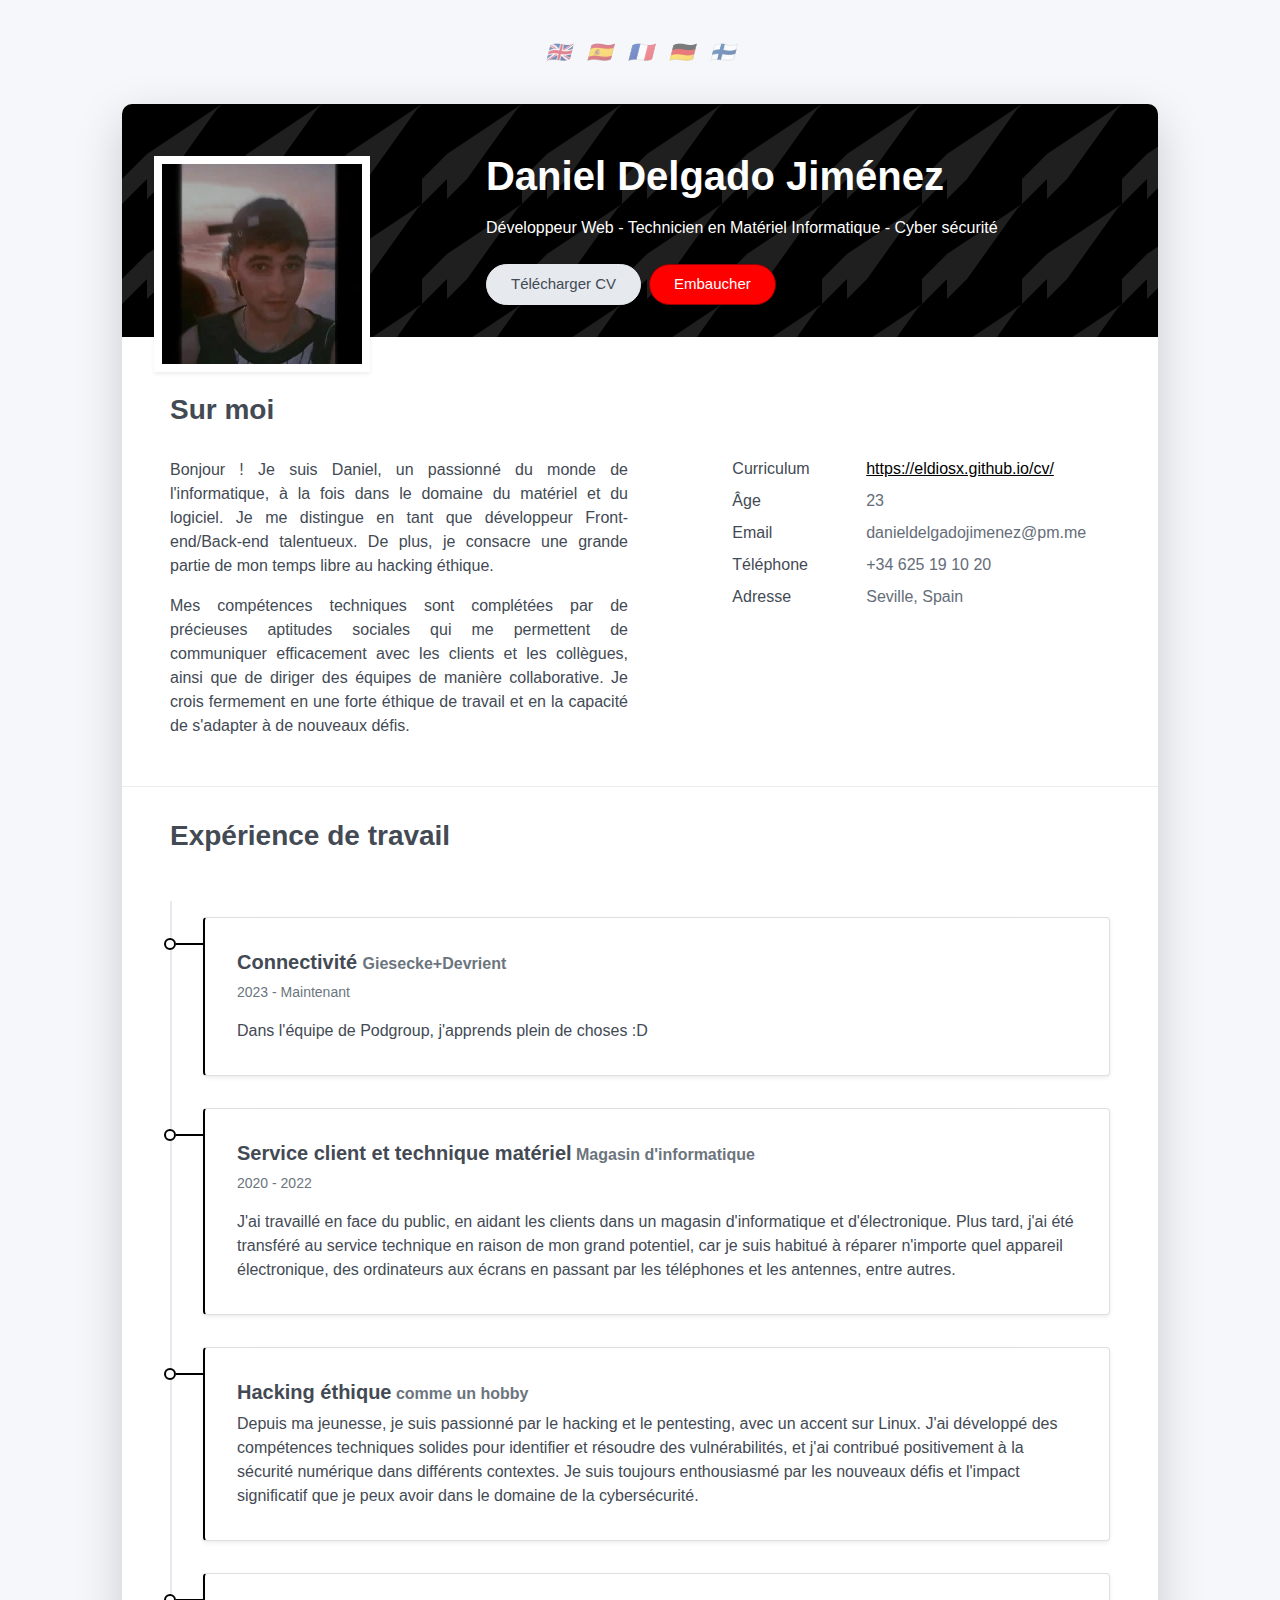
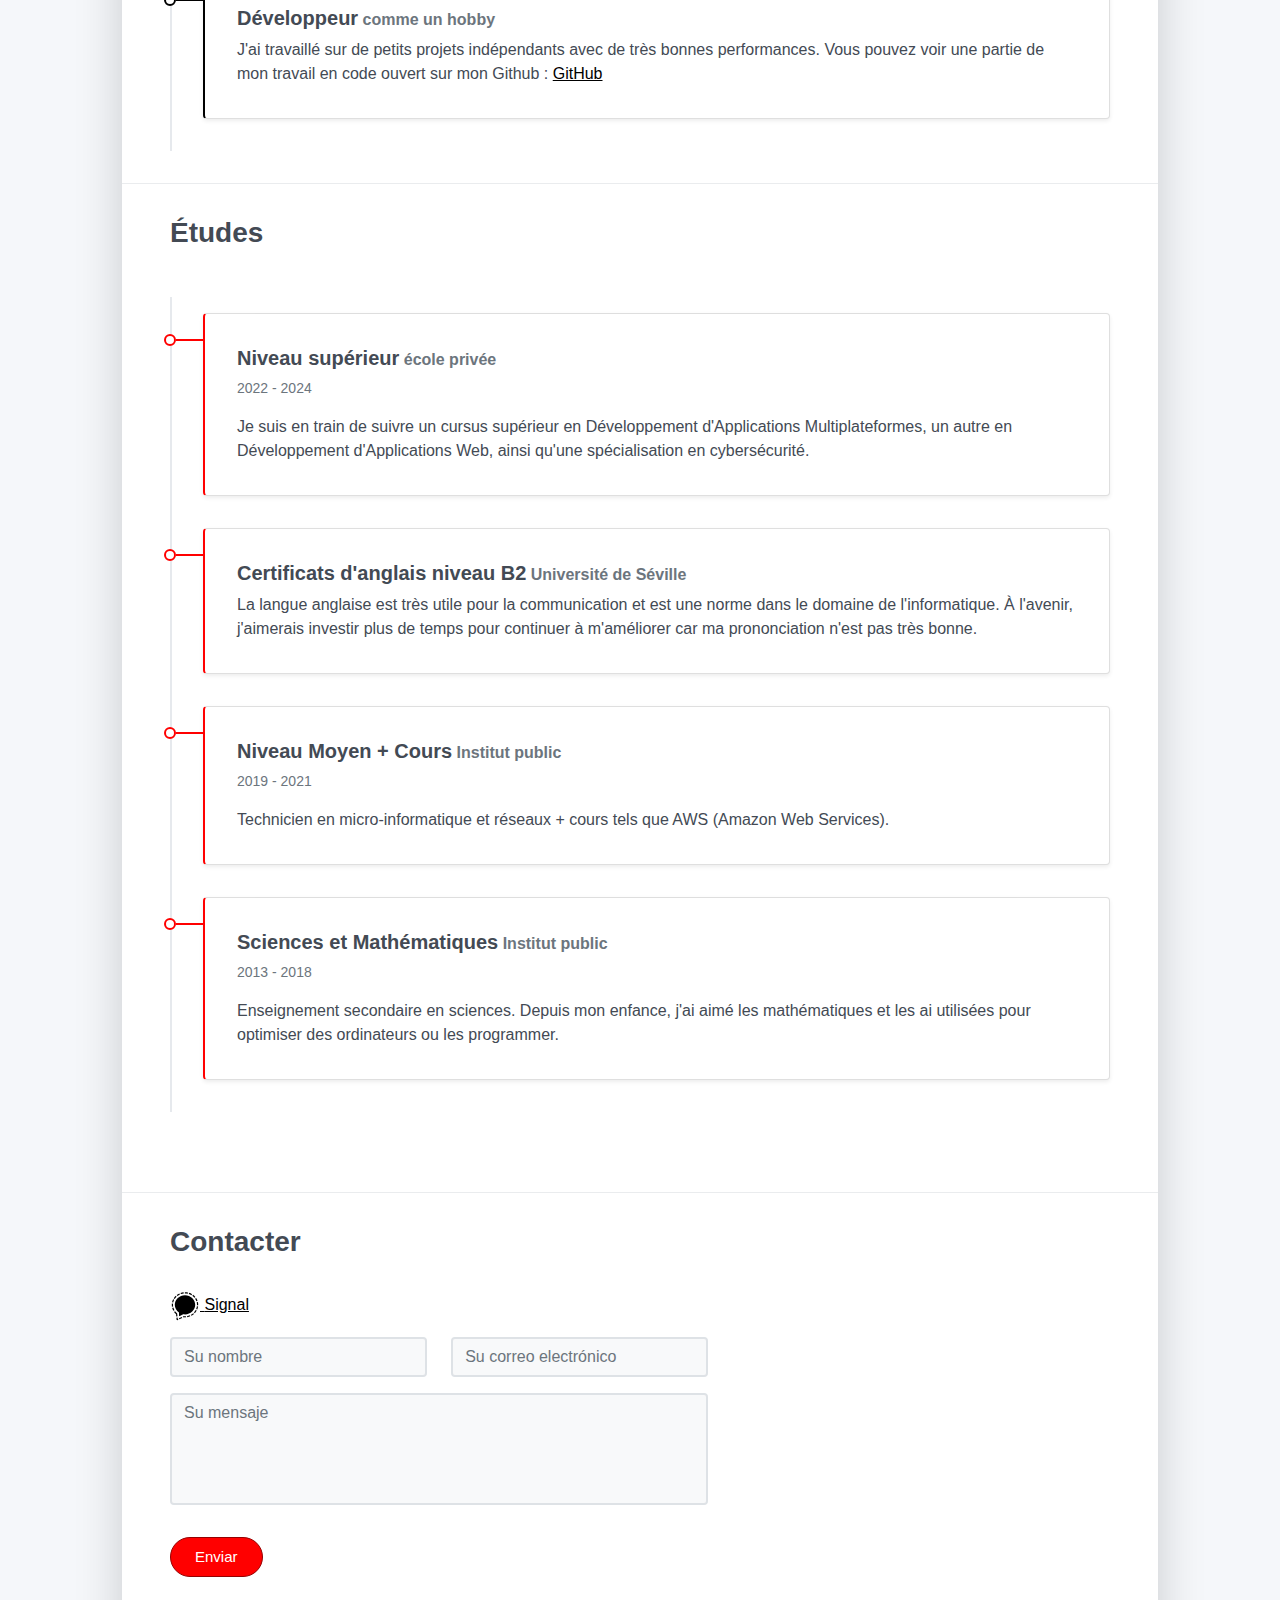
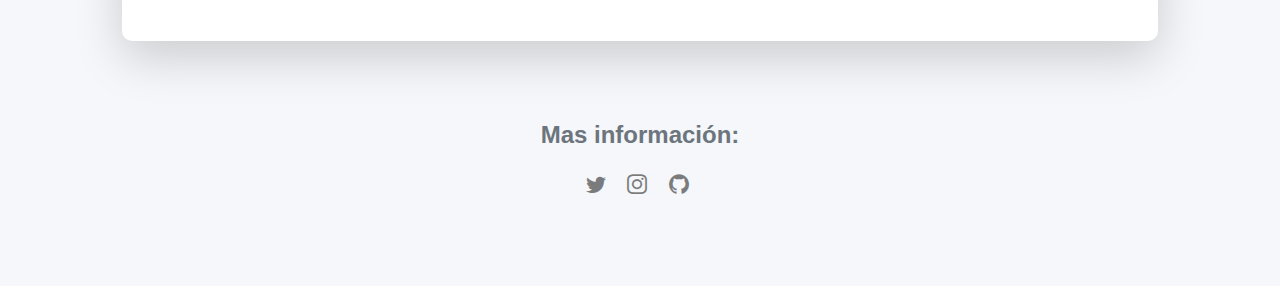
<file: fr.html>
<!DOCTYPE html>
<html lang="fr">

<head>
  <meta charset="UTF-8">
  <meta name="viewport" content="width=device-width, initial-scale=1">
  <title>Curriculum Vitae</title>
  <link href="./css/main.css" rel="stylesheet">
  <link href="./css/fonts.css" rel="stylesheet">
</head>

<body id="top">
  <header class="d-print-none">
    <div class="container text-center text-lg-left">
      <div class="py-3 clearfix">
        <div class="site-nav">
          <nav>
            <ul class="nav justify-content-center">
              <li class="nav-item">
                <a class="nav-link" href="./">
                  <i>&#x1F1EC;&#x1F1E7;</i>
                </a>
              </li>
              <li class="nav-item">
                <a class="nav-link" href="./es">
                  <i>&#x1F1EA;&#x1F1F8;</i>
                </a>
              </li>
              <li class="nav-item">
                <a class="nav-link" href="./fr">
                  <i>&#x1F1EB;&#x1F1F7;</i>
                </a>
              </li>
              <li class="nav-item">
                <a class="nav-link" href="./de">
                  <i>&#x1F1E9;&#x1F1EA;</i>
                </a>
              </li>
              <li class="nav-item">
                <a class="nav-link" href="./fi">
                  <i>&#x1F1EB;&#x1F1EE;</i>
                </a>
              </li>
            </ul>
          </nav>
        </div>
      </div>
    </div>
  </header>
  <div class="page-content">
    <div class="container">
      <div class="cover shadow-lg bg-white">
        <div class="cover-bg p-3 p-lg-4 text-white">
          <div class="row">
            <div class="col-lg-4 col-md-5">
              <div class="avatar hover-effect bg-white shadow-sm p-1"><img src="./img/avatar2024.webp" width="200"
                  height="200" alt="profile"></div>
            </div>
            <div class="col-lg-8 col-md-7 text-center text-md-start">
              <h2 class="h1 mt-2">Daniel Delgado Jiménez</h2>
              <p>Développeur Web - Technicien en Matériel Informatique -
                Cyber sécurité</p>
              <div class="d-print-none"><a class="btn btn-light text-dark shadow-sm mt-1 me-1"
                  href="./pdf/resume_en.pdf" target="_blank">Télécharger
                  CV</a><a class="btn btn-success shadow-sm mt-1" href="#contact">Embaucher</a></div>
            </div>
          </div>
        </div>
        <div class="about-section pt-4 px-3 px-lg-4 mt-1">
          <div class="row">
            <div class="col-md-6">
              <h2 class="h3 mb-3">Sur moi</h2>
              <p>Bonjour ! Je suis Daniel, un passionné du monde de l'informatique, à la fois dans le domaine du
                matériel et du logiciel. Je me distingue en tant que développeur Front-end/Back-end talentueux.
                De plus, je consacre une grande partie de mon temps libre au hacking éthique.</p>

              <p>Mes compétences techniques sont complétées par de précieuses aptitudes sociales qui me permettent de
                communiquer efficacement avec les clients et les collègues, ainsi que de diriger des équipes de manière
                collaborative. Je crois fermement en une forte éthique de travail et en la capacité de s'adapter à de
                nouveaux défis.</p>
            </div>
            <div class="col-md-5 offset-md-1">
              <br><br>
              <div class="row mt-2">
                <div class="col-sm-4">
                  <div class="pb-1">Curriculum</div>
                </div>
                <div class="col-sm-8">
                  <div class="pb-1 text-secondary"><a
                      href="https://eldiosx.github.io/cv/">https://eldiosx.github.io/cv/</a></div>
                </div>
                <div class="col-sm-4">
                  <div class="pb-1">Âge</div>
                </div>
                <div class="col-sm-8">
                  <div id="age" class="pb-1 text-secondary"></div>
                </div>
                <div class="col-sm-4">
                  <div class="pb-1">Email</div>
                </div>
                <div class="col-sm-8">
                  <div class="pb-1 text-secondary">danieldelgadojimenez@pm.me</div>
                </div>
                <div class="col-sm-4">
                  <div class="pb-1">Téléphone</div>
                </div>
                <div class="col-sm-8">
                  <div class="pb-1 text-secondary">+34 625 19 10 20</div>
                </div>
                <div class="col-sm-4">
                  <div class="pb-1">Adresse</div>
                </div>
                <div class="col-sm-8">
                  <div class="pb-1 text-secondary">Seville, Spain</div>
                </div>
              </div>
            </div>
          </div>
        </div>
        <hr class="d-print-none">
        <div class="work-experience-section px-3 px-lg-4">
          <h2 class="h3 mb-4">Expérience de travail</h2>
          <div class="timeline">
            <div class="timeline-card timeline-card-primary card shadow-sm">
              <div class="card-body">
                <div class="h5 mb-1">Connectivité <span class="text-muted h6">Giesecke+Devrient</span>
                </div>
                <div class="text-muted text-small mb-2">2023 - Maintenant</div>
                <div>Dans l'équipe de Podgroup, j'apprends plein de choses :D</div>
              </div>
            </div>
            <div class="timeline-card timeline-card-primary card shadow-sm">
              <div class="card-body">
                <div class="h5 mb-1">Service client et technique matériel<span class="text-muted h6"> Magasin
                    d'informatique</span>
                </div>
                <div class="text-muted text-small mb-2">2020 - 2022</div>
                <div>J'ai travaillé en face du public, en aidant les clients dans un magasin d'informatique et
                  d'électronique. Plus tard, j'ai été transféré au service technique en raison de mon grand potentiel,
                  car je suis habitué à réparer n'importe quel appareil électronique, des ordinateurs aux écrans en
                  passant par les téléphones et les antennes, entre autres.</div>
              </div>
            </div>
            <div class="timeline-card timeline-card-primary card shadow-sm">
              <div class="card-body">
                <div class="h5 mb-1">Hacking éthique<span class="text-muted h6"> comme un hobby</span></div>
                <div>
                  Depuis ma jeunesse, je suis passionné par le hacking et le pentesting, avec un accent sur Linux. J'ai
                  développé des compétences techniques solides pour identifier et résoudre des vulnérabilités, et j'ai
                  contribué positivement à la sécurité numérique dans différents contextes. Je suis toujours
                  enthousiasmé par les nouveaux défis et l'impact significatif que je peux avoir dans le domaine de la
                  cybersécurité.
                </div>
              </div>
            </div>
            <div class="timeline-card timeline-card-primary card shadow-sm">
              <div class="card-body">
                <div class="h5 mb-1">Développeur<span class="text-muted h6"> comme un hobby</span>
                </div>
                <div>J'ai travaillé sur de petits projets indépendants avec de très bonnes performances. Vous pouvez
                  voir une partie de mon travail en code ouvert sur mon Github : <a
                    href="https://github.com/eldiosx">GitHub</a></div>
              </div>
            </div>
          </div>
        </div>
        <hr class="d-print-none">
        <div class="page-break"></div>
        <div class="education-section px-3 px-lg-4 pb-4">
          <h2 class="h3 mb-4">Études</h2>
          <div class="timeline">
            <div class="timeline-card timeline-card-success card shadow-sm">
              <div class="card-body">
                <div class="h5 mb-1">Niveau supérieur<span class="text-muted h6"> école privée</span></div>
                <div class="text-muted text-small mb-2">2022 - 2024</div>
                <div>Je suis en train de suivre un cursus supérieur en Développement d'Applications Multiplateformes, un
                  autre en Développement d'Applications Web, ainsi qu'une spécialisation en cybersécurité.
                </div>
              </div>
            </div>
            <div class="timeline-card timeline-card-success card shadow-sm">
              <div class="card-body">
                <div class="h5 mb-1">Certificats d'anglais niveau B2<span class="text-muted h6"> Université de
                    Séville</span></div>
                <div>La langue anglaise est très utile pour la communication et est une norme dans le domaine de
                  l'informatique. À l'avenir, j'aimerais investir plus de temps pour continuer à m'améliorer car ma
                  prononciation n'est pas très bonne.
                </div>
              </div>
            </div>
            <div class="timeline-card timeline-card-success card shadow-sm">
              <div class="card-body">
                <div class="h5 mb-1">Niveau Moyen + Cours<span class="text-muted h6"> Institut public</span></div>
                <div class="text-muted text-small mb-2">2019 - 2021</div>
                <div>Technicien en micro-informatique et réseaux + cours tels que AWS (Amazon Web Services).
                </div>
              </div>
            </div>
            <div class="timeline-card timeline-card-success card shadow-sm">
              <div class="card-body">
                <div class="h5 mb-1">Sciences et Mathématiques<span class="text-muted h6"> Institut public</span></div>
                <div class="text-muted text-small mb-2">2013 - 2018</div>
                <div>Enseignement secondaire en sciences. Depuis mon enfance, j'ai aimé les mathématiques et les ai
                  utilisées pour optimiser des ordinateurs ou les programmer.
                </div>
              </div>
            </div>
          </div>
        </div>
        <hr class="d-print-none">
        <div class="contant-section px-3 px-lg-4 pb-4" id="contact">
          <h2 class="h3 text mb-3">Contacter</h2>
          <div class="row">
            <a href="https://signal.me/#p/+34625191020">
              <img class="icon" src="./img/signal.svg" alt="">
              <span>Signal</span>
            </a>
            <div class="col-md-7 d-print-none">
              <div class="my-2">
                <form action="mailto:danieldelgadojimenez@protonmail.com" method="POST" enctype="text/plain">
                  <div class="row">
                    <div class="col-6">
                      <input class="form-control" type="text" id="name" name="name" placeholder="Su nombre" required>
                    </div>
                    <div class="col-6">
                      <input class="form-control" type="email" id="email" name="_replyto"
                        placeholder="Su correo electrónico" required>
                    </div>
                  </div>
                  <div class="form-group my-2">
                    <textarea class="form-control" id="message" name="message" rows="4" placeholder="Su mensaje"
                      required></textarea>
                  </div>
                  <button class="btn btn-primary mt-2" type="submit">Enviar</button>
                </form>
              </div>
            </div>
            <div class="col d-none d-print-block">
              <div class="mt-2">
                <div>
                  <div class="mb-2">
                    <div class="text-dark"><i class="fab fa-email mr-1"></i><span>no</span>
                    </div>
                  </div>
                  <div class="mb-2">
                    <div class="text-dark"><i
                        class="fab fa-twitter mr-1"></i><span>https://twitter.com/eldiosx41020</span>
                    </div>
                  </div>
                  <div class="mb-2">
                    <div class="text-dark"><i
                        class="fab fa-instagram mr-1"></i><span>https://www.instagram.com/eldiosx</span>
                    </div>
                  </div>
                  <div class="mb-2">
                    <div class="text-dark"><i class="fab fa-github mr-1"></i><span>https://github.com/eldiosx</span>
                    </div>
                  </div>
                </div>
              </div>
            </div>
          </div>
        </div>
      </div>
    </div>
  </div>
  <footer class="pt-4 pb-4 text-muted text-center d-print-none">
    <div class="container">
      <div class="my-3">
        <div class="h4">Mas información:</div>
        <div class="footer-nav">
          <nav>
            <ul class="nav justify-content-center">
              <li class="nav-item"><a class="nav-link" href="https://twitter.com/eldiosxLinux" title="Twitter"><i
                    class="icon-twitter"></i><span class="menu-title sr-only">&nbsp;</span></a>
              </li>
              <li class="nav-item"><a class="nav-link" href="https://www.instagram.com/eldiosx" title="Instagram"><i
                    class="icon-instagram"></i><span class="menu-title sr-only">&nbsp;</span></a>
              </li>
              <li class="nav-item"><a class="nav-link" href="https://github.com/eldiosx" title="Github"><i
                    class="icon-github"></i><span class="menu-title sr-only">&nbsp;</span></a>
              </li>
            </ul>
          </nav>
        </div>
      </div>
    </div>
  </footer>
  <script src="./js/main.js"></script>
</body>

</html>
</file>
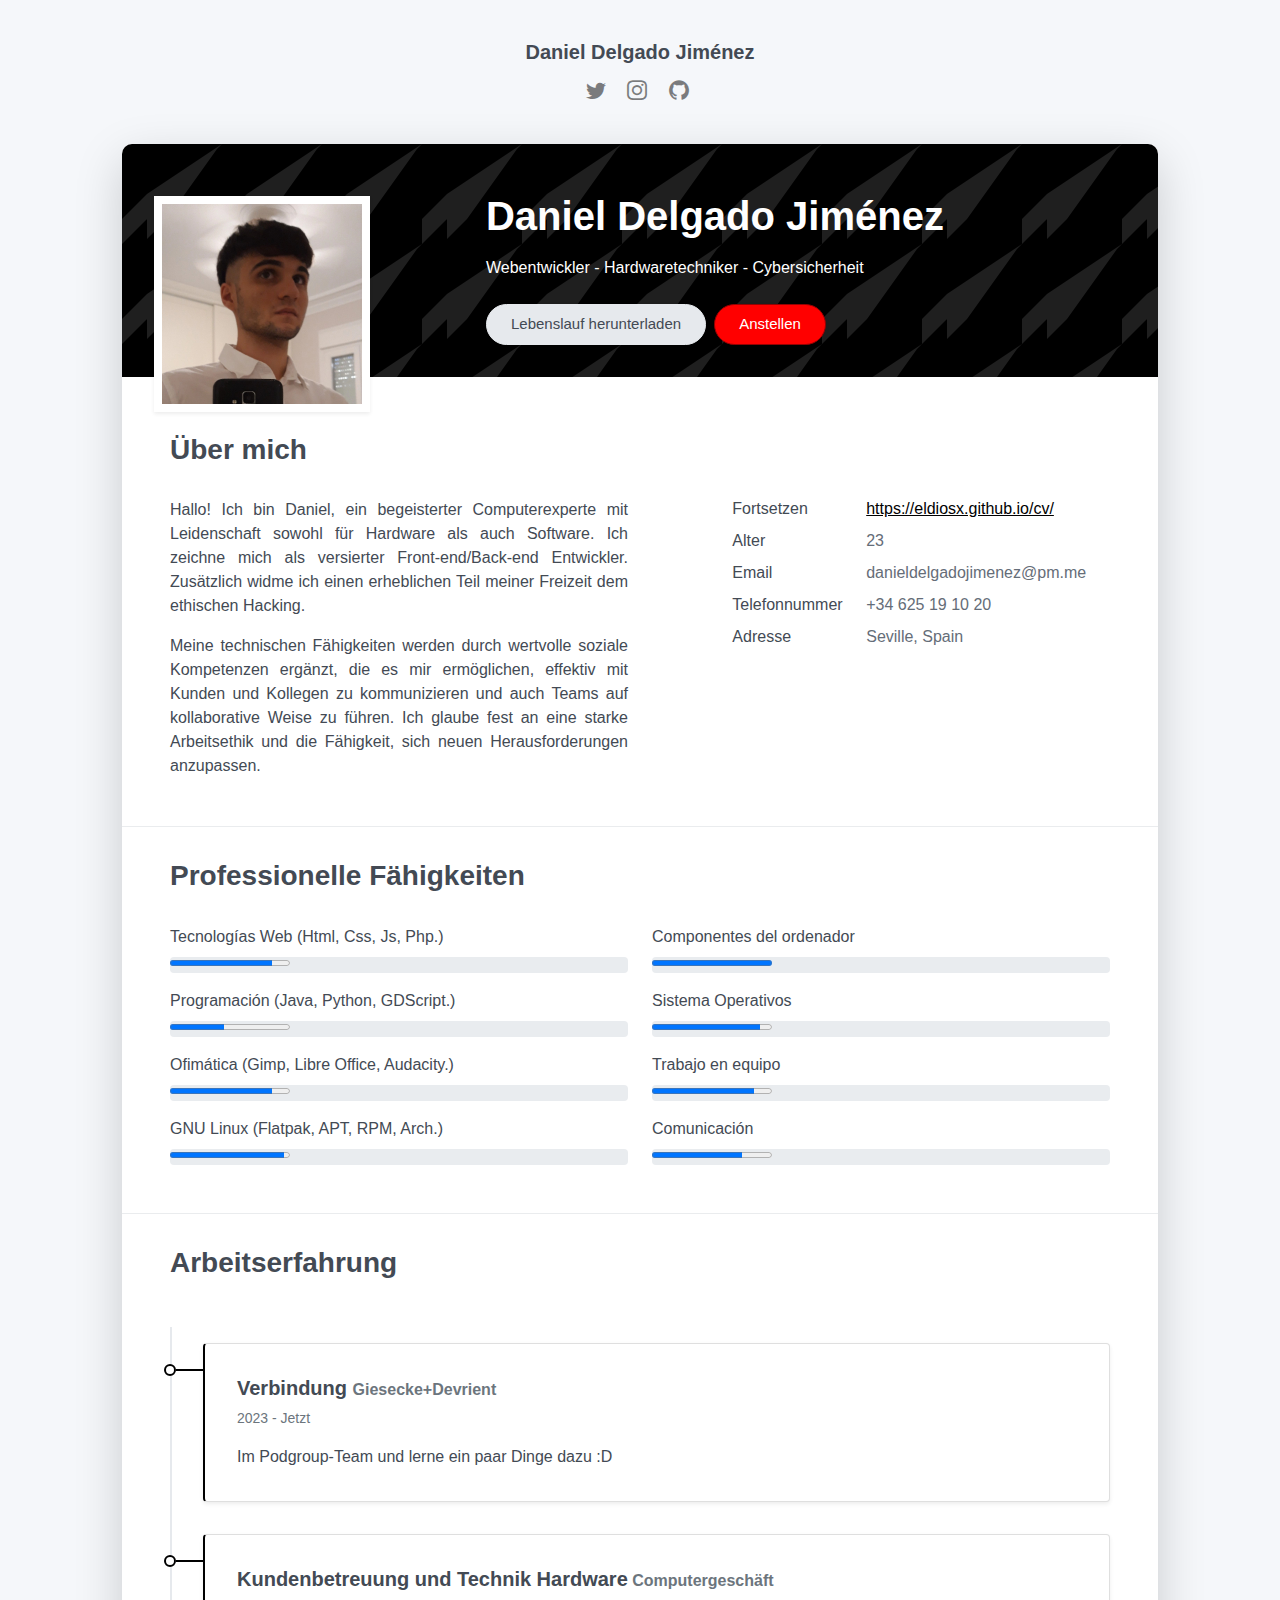
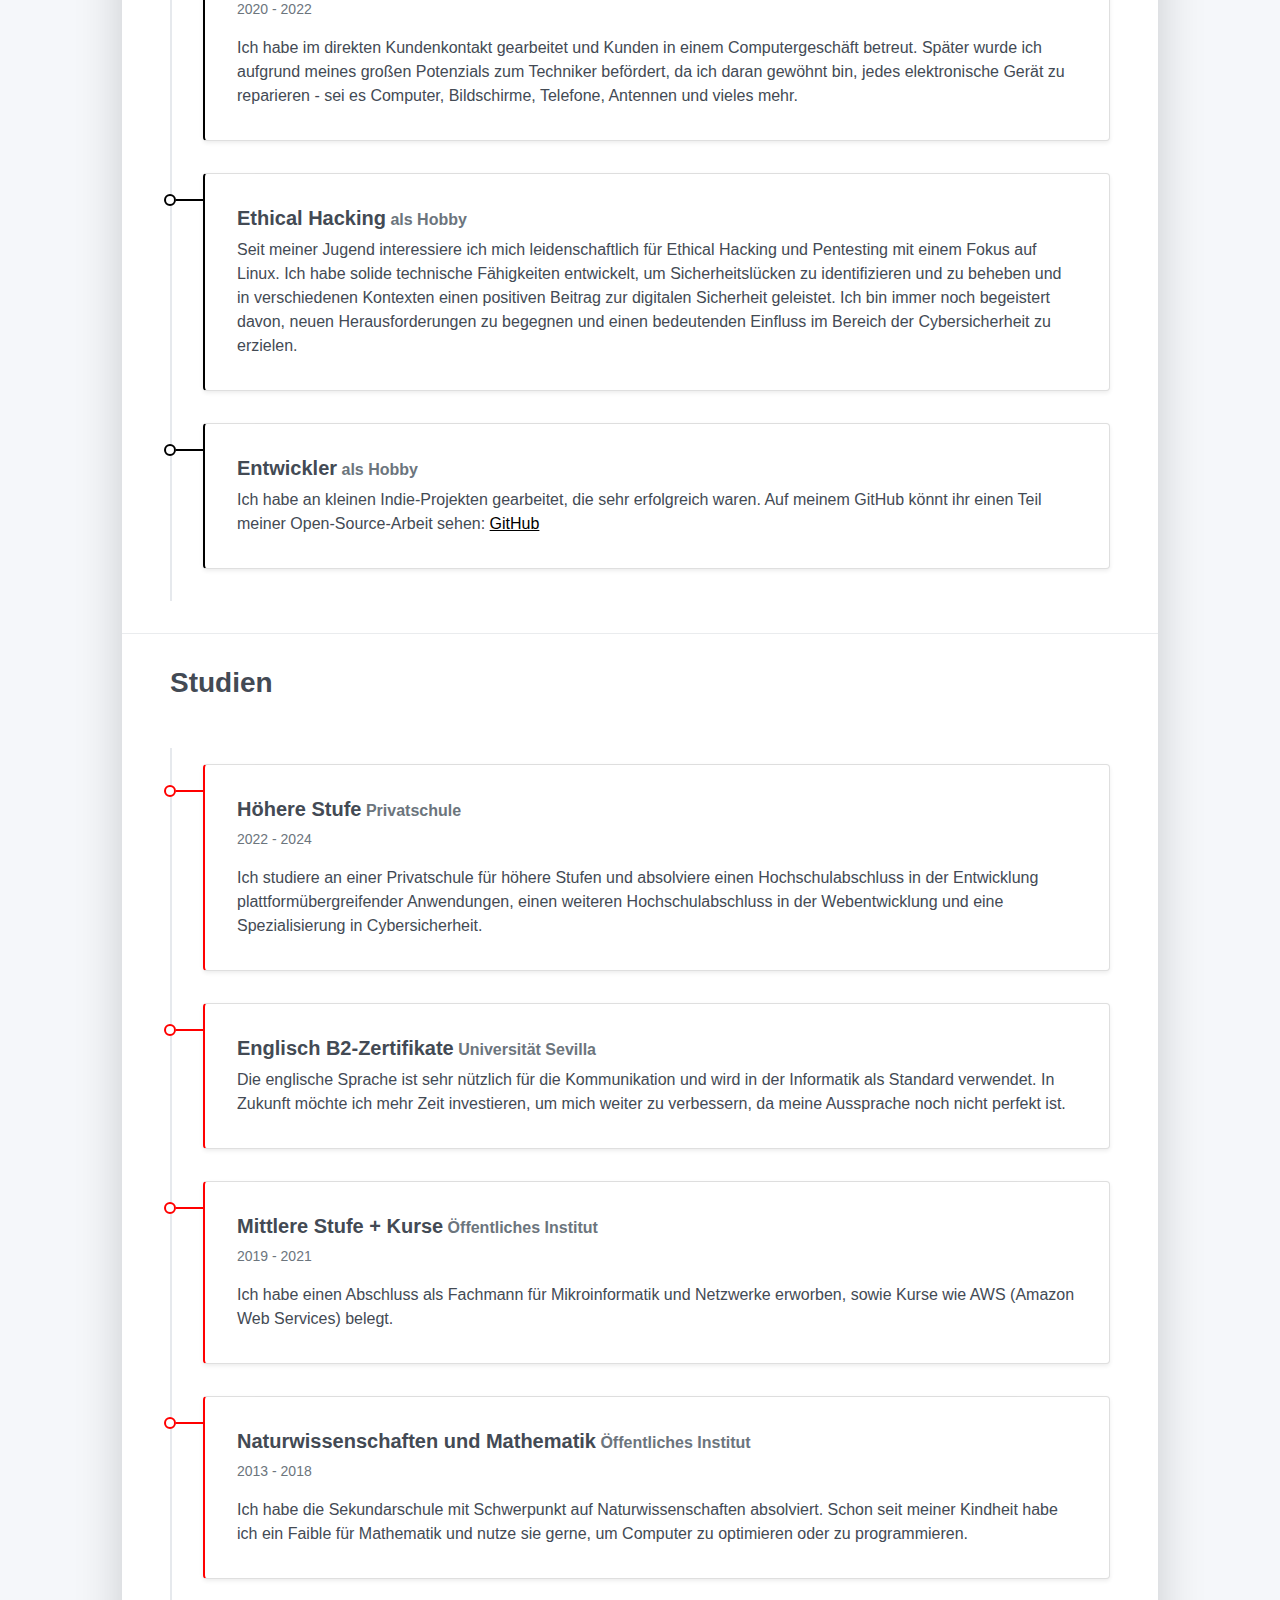
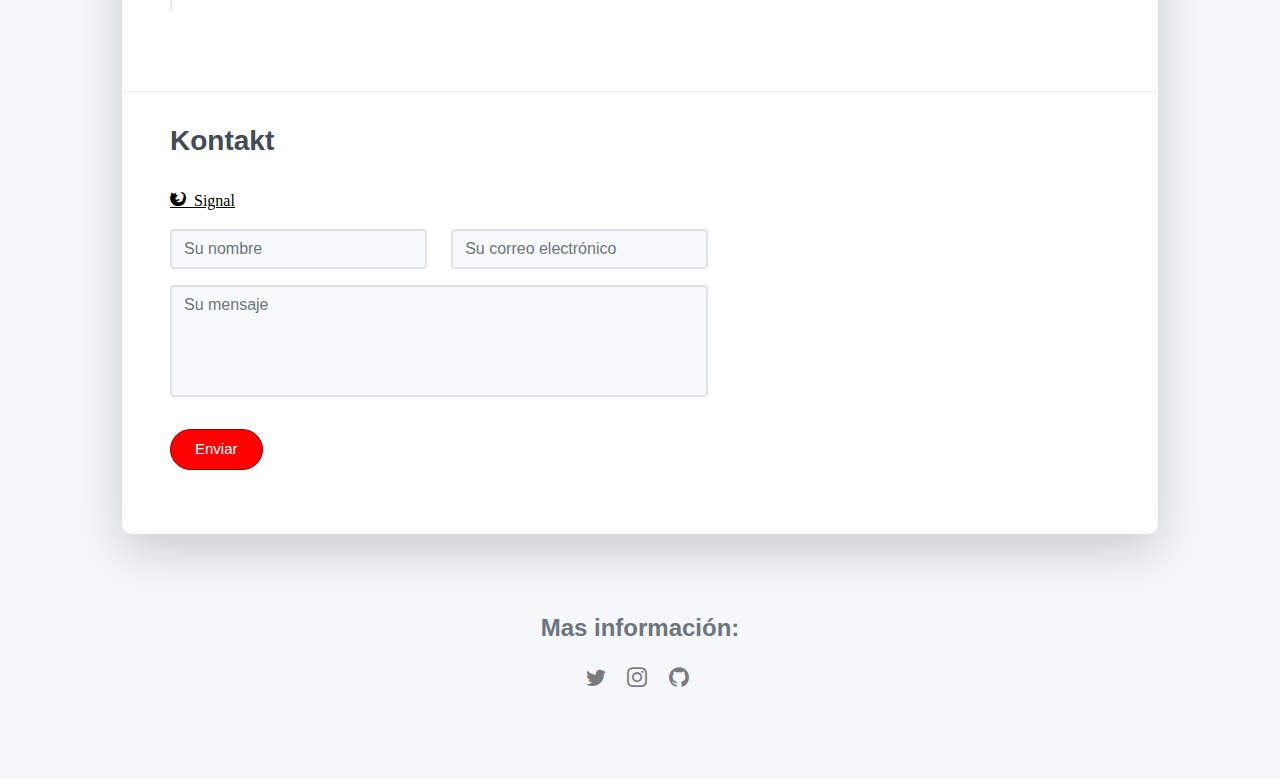
<file: html/de.html>
<!DOCTYPE html>
<html lang="en-US">

<head>
  <meta charset="UTF-8">
  <meta http-equiv="X-UA-Compatible" content="IE=edge">
  <meta name="viewport" content="width=device-width, initial-scale=1">
  <title>Curriculum Vitae</title>
  <link href="../css/main.css" rel="stylesheet">
  <link href="../css/fonts.css" rel="stylesheet">
</head>

<body id="top">
  <header class="d-print-none">
    <div class="container text-center text-lg-left">
      <div class="py-3 clearfix">
        <h1 class="site-title mb-0">Daniel Delgado Jiménez</h1>
        <div class="site-nav">
          <nav>
            <ul class="nav justify-content-center">
              <li class="nav-item"><a class="nav-link" href="https://twitter.com/eldiosxLinux" title="Twitter"><i
                    class="icon-twitter"></i><span class="menu-title sr-only">&nbsp;</span></a>
              </li>
              <li class="nav-item"><a class="nav-link" href="https://www.instagram.com/eldiosx" title="Instagram"><i
                    class="icon-instagram"></i><span class="menu-title sr-only">&nbsp;</span></a>
              </li>
              <li class="nav-item"><a class="nav-link" href="https://github.com/eldiosx" title="Github"><i
                    class="icon-github"></i><span class="menu-title sr-only">&nbsp;</span></a>
              </li>
            </ul>
          </nav>
        </div>
      </div>
    </div>
  </header>
  <div class="page-content">
    <div class="container">
      <div class="cover shadow-lg bg-white">
        <div class="cover-bg p-3 p-lg-4 text-white">
          <div class="row">
            <div class="col-lg-4 col-md-5">
              <div class="avatar hover-effect bg-white shadow-sm p-1"><img src="../img/avatar2023.jpg" width="200"
                  height="200" alt="profile"></div>
            </div>
            <div class="col-lg-8 col-md-7 text-center text-md-start">
              <h2 class="h1 mt-2">Daniel Delgado Jiménez</h2>
              <p>Webentwickler - Hardwaretechniker -
                Cybersicherheit</p>
              <div class="d-print-none"><a class="btn btn-light text-dark shadow-sm mt-1 me-1"
                  href="../pdf/resume_en.pdf" target="_blank">Lebenslauf herunterladen</a><a
                  class="btn btn-success shadow-sm mt-1" href="#contact">Anstellen</a></div>
            </div>
          </div>
        </div>
        <div class="about-section pt-4 px-3 px-lg-4 mt-1">
          <div class="row">
            <div class="col-md-6">
              <h2 class="h3 mb-3">Über mich</h2>
              <p>Hallo! Ich bin Daniel, ein begeisterter Computerexperte mit Leidenschaft sowohl für Hardware als auch
                Software. Ich zeichne mich als versierter Front-end/Back-end Entwickler.
                Zusätzlich widme ich einen erheblichen Teil meiner Freizeit dem ethischen Hacking.</p>

              <p>Meine technischen Fähigkeiten werden durch wertvolle soziale Kompetenzen ergänzt, die es mir
                ermöglichen, effektiv mit Kunden und Kollegen zu kommunizieren und auch Teams auf kollaborative Weise zu
                führen. Ich glaube fest an eine starke Arbeitsethik und die Fähigkeit, sich neuen Herausforderungen
                anzupassen.</p>
            </div>
            <div class="col-md-5 offset-md-1">
              <br><br>
              <div class="row mt-2">
                <div class="col-sm-4">
                  <div class="pb-1">Fortsetzen</div>
                </div>
                <div class="col-sm-8">
                  <div class="pb-1 text-secondary"><a
                      href="https://eldiosx.github.io/cv/">https://eldiosx.github.io/cv/</a></div>
                </div>
                <div class="col-sm-4">
                  <div class="pb-1">Alter</div>
                </div>
                <div class="col-sm-8">
                  <div id="age" class="pb-1 text-secondary"></div>
                </div>
                <div class="col-sm-4">
                  <div class="pb-1">Email</div>
                </div>
                <div class="col-sm-8">
                  <div class="pb-1 text-secondary">danieldelgadojimenez@pm.me</div>
                </div>
                <div class="col-sm-4">
                  <div class="pb-1">Telefonnummer</div>
                </div>
                <div class="col-sm-8">
                  <div class="pb-1 text-secondary">+34 625 19 10 20</div>
                </div>
                <div class="col-sm-4">
                  <div class="pb-1">Adresse</div>
                </div>
                <div class="col-sm-8">
                  <div class="pb-1 text-secondary">Seville, Spain</div>
                </div>
              </div>
            </div>
          </div>
        </div>
        <hr class="d-print-none">
        <div class="skills-section px-3 px-lg-4">
          <h2 class="h3 mb-3">Professionelle Fähigkeiten</h2>
          <div class="row">
            <div class="col-md-6">
              <div class="mb-2"><span>Tecnologías Web (Html, Css, Js, Php.)</span>
                <div class="progress my-1">
                  <progress class="progress-bar-primary" value="85" max="100"></progress>
                </div>
              </div>
              <div class="mb-2"><span>Programación (Java, Python, GDScript.)</span>
                <div class="progress my-1">
                  <progress class="progress-bar-primary" value="45" max="100"></progress>
                </div>
              </div>
              <div class="mb-2"><span>Ofimática (Gimp, Libre Office, Audacity.)</span>
                <div class="progress my-1">
                  <progress class="progress-bar-primary" value="85" max="100"></progress>
                </div>
              </div>
              <div class="mb-2"><span>GNU Linux (Flatpak, APT, RPM, Arch.)</span>
                <div class="progress my-1">
                  <progress class="progress-bar-primary" value="95" max="100"></progress>
                </div>
              </div>
            </div>
            <div class="col-md-6">
              <div class="mb-2"><span>Componentes del ordenador</span>
                <div class="progress my-1">
                  <progress class="progress-bar-general" value="100" max="100"></progress>
                </div>
              </div>
              <div class="mb-2"><span>Sistema Operativos</span>
                <div class="progress my-1">
                  <progress class="progress-bar-general" value="90" max="100"></progress>
                </div>
              </div>
              <div class="mb-2"><span>Trabajo en equipo</span>
                <div class="progress my-1">
                  <progress class="progress-bar-general" value="85" max="100"></progress>
                </div>
              </div>
              <div class="mb-2"><span>Comunicación</span>
                <div class="progress my-1">
                  <progress class="progress-bar-general" value="75" max="100"></progress>
                </div>
              </div>
            </div>
          </div>
        </div>
        <hr class="d-print-none">
        <div class="work-experience-section px-3 px-lg-4">
          <h2 class="h3 mb-4">Arbeitserfahrung</h2>
          <div class="timeline">
            <div class="timeline-card timeline-card-primary card shadow-sm">
              <div class="card-body">
                <div class="h5 mb-1">Verbindung <span class="text-muted h6">Giesecke+Devrient</span>
                </div>
                <div class="text-muted text-small mb-2">2023 - Jetzt</div>
                <div>Im Podgroup-Team und lerne ein paar Dinge dazu :D</div>
              </div>
            </div>
            <div class="timeline-card timeline-card-primary card shadow-sm">
              <div class="card-body">
                <div class="h5 mb-1">Kundenbetreuung und Technik Hardware<span class="text-muted h6">
                    Computergeschäft</span>
                </div>
                <div class="text-muted text-small mb-2">2020 - 2022</div>
                <div>Ich habe im direkten Kundenkontakt gearbeitet und Kunden in einem Computergeschäft betreut. Später
                  wurde ich aufgrund meines großen Potenzials zum Techniker befördert, da ich daran gewöhnt bin, jedes
                  elektronische Gerät zu reparieren - sei es Computer, Bildschirme, Telefone, Antennen und vieles mehr.
                </div>
              </div>
            </div>
            <div class="timeline-card timeline-card-primary card shadow-sm">
              <div class="card-body">
                <div class="h5 mb-1">Ethical Hacking<span class="text-muted h6"> als Hobby</span></div>
                <div>Seit meiner Jugend interessiere ich mich leidenschaftlich für Ethical Hacking und Pentesting mit
                  einem Fokus auf Linux. Ich habe solide technische Fähigkeiten entwickelt, um Sicherheitslücken zu
                  identifizieren und zu beheben und in verschiedenen Kontexten einen positiven Beitrag zur digitalen
                  Sicherheit geleistet. Ich bin immer noch begeistert davon, neuen Herausforderungen zu begegnen und
                  einen bedeutenden Einfluss im Bereich der Cybersicherheit zu erzielen.</div>
              </div>
            </div>
            <div class="timeline-card timeline-card-primary card shadow-sm">
              <div class="card-body">
                <div class="h5 mb-1">Entwickler<span class="text-muted h6"> als Hobby</span>
                </div>
                <div>Ich habe an kleinen Indie-Projekten gearbeitet, die sehr erfolgreich waren. Auf meinem GitHub könnt
                  ihr einen Teil meiner Open-Source-Arbeit sehen: <a href="https://github.com/eldiosx">GitHub</a></div>
              </div>
            </div>
          </div>
        </div>
        <hr class="d-print-none">
        <div class="page-break"></div>
        <div class="education-section px-3 px-lg-4 pb-4">
          <h2 class="h3 mb-4">Studien</h2>
          <div class="timeline">
            <div class="timeline-card timeline-card-success card shadow-sm">
              <div class="card-body">
                <div class="h5 mb-1">Höhere Stufe<span class="text-muted h6"> Privatschule</span></div>
                <div class="text-muted text-small mb-2">2022 - 2024</div>
                <div>Ich studiere an einer Privatschule für höhere Stufen und absolviere einen Hochschulabschluss in der
                  Entwicklung plattformübergreifender Anwendungen, einen weiteren Hochschulabschluss in der
                  Webentwicklung und eine Spezialisierung in Cybersicherheit.
                </div>
              </div>
            </div>
            <div class="timeline-card timeline-card-success card shadow-sm">
              <div class="card-body">
                <div class="h5 mb-1">Englisch B2-Zertifikate<span class="text-muted h6"> Universität Sevilla</span>
                </div>
                <div>Die englische Sprache ist sehr nützlich für die Kommunikation und wird in der Informatik als
                  Standard verwendet. In Zukunft möchte ich mehr Zeit investieren, um mich weiter zu verbessern, da
                  meine Aussprache noch nicht perfekt ist.
                </div>
              </div>
            </div>
            <div class="timeline-card timeline-card-success card shadow-sm">
              <div class="card-body">
                <div class="h5 mb-1">Mittlere Stufe + Kurse<span class="text-muted h6"> Öffentliches Institut</span>
                </div>
                <div class="text-muted text-small mb-2">2019 - 2021</div>
                <div>Ich habe einen Abschluss als Fachmann für Mikroinformatik und Netzwerke erworben, sowie Kurse wie
                  AWS (Amazon Web Services) belegt.
                </div>
              </div>
            </div>
            <div class="timeline-card timeline-card-success card shadow-sm">
              <div class="card-body">
                <div class="h5 mb-1">Naturwissenschaften und Mathematik<span class="text-muted h6"> Öffentliches
                    Institut</span>
                </div>
                <div class="text-muted text-small mb-2">2013 - 2018</div>
                <div>Ich habe die Sekundarschule mit Schwerpunkt auf Naturwissenschaften absolviert. Schon seit meiner
                  Kindheit habe ich ein Faible für Mathematik und nutze sie gerne, um Computer zu optimieren oder zu
                  programmieren.
                </div>
              </div>
            </div>
          </div>
        </div>
        <hr class="d-print-none">
        <div class="contant-section px-3 px-lg-4 pb-4" id="contact">
          <h2 class="h3 text mb-3">Kontakt</h2>
          <div class="row">
            <a href="https://signal.me/#p/+34625191020">
              <span class="icon-firefox"> Signal</span>
            </a>
            <div class="col-md-7 d-print-none">
              <div class="my-2">
                <form action="mailto:danieldelgadojimenez@protonmail.com" method="POST" enctype="text/plain">
                  <div class="row">
                    <div class="col-6">
                      <input class="form-control" type="text" id="name" name="name" placeholder="Su nombre" required>
                    </div>
                    <div class="col-6">
                      <input class="form-control" type="email" id="email" name="_replyto"
                        placeholder="Su correo electrónico" required>
                    </div>
                  </div>
                  <div class="form-group my-2">
                    <textarea class="form-control" id="message" name="message" rows="4" placeholder="Su mensaje"
                      required></textarea>
                  </div>
                  <button class="btn btn-primary mt-2" type="submit">Enviar</button>
                </form>
              </div>
            </div>
            <div class="col d-none d-print-block">
              <div class="mt-2">
                <div>
                  <div class="mb-2">
                    <div class="text-dark"><i class="fab fa-email mr-1"></i><span>no</span>
                    </div>
                  </div>
                  <div class="mb-2">
                    <div class="text-dark"><i
                        class="fab fa-twitter mr-1"></i><span>https://twitter.com/eldiosx41020</span>
                    </div>
                  </div>
                  <div class="mb-2">
                    <div class="text-dark"><i
                        class="fab fa-instagram mr-1"></i><span>https://www.instagram.com/eldiosx</span>
                    </div>
                  </div>
                  <div class="mb-2">
                    <div class="text-dark"><i class="fab fa-github mr-1"></i><span>https://github.com/eldiosx</span>
                    </div>
                  </div>
                </div>
              </div>
            </div>
          </div>
        </div>
      </div>
    </div>
  </div>
  <footer class="pt-4 pb-4 text-muted text-center d-print-none">
    <div class="container">
      <div class="my-3">
        <div class="h4">Mas información:</div>
        <div class="footer-nav">
          <nav>
            <ul class="nav justify-content-center">
              <li class="nav-item"><a class="nav-link" href="https://twitter.com/eldiosxLinux" title="Twitter"><i
                    class="icon-twitter"></i><span class="menu-title sr-only">&nbsp;</span></a>
              </li>
              <li class="nav-item"><a class="nav-link" href="https://www.instagram.com/eldiosx" title="Instagram"><i
                    class="icon-instagram"></i><span class="menu-title sr-only">&nbsp;</span></a>
              </li>
              <li class="nav-item"><a class="nav-link" href="https://github.com/eldiosx" title="Github"><i
                    class="icon-github"></i><span class="menu-title sr-only">&nbsp;</span></a>
              </li>
            </ul>
          </nav>
        </div>
      </div>
    </div>
  </footer>
  <script src="../js/main.js"></script>
</body>

</html>
</file>
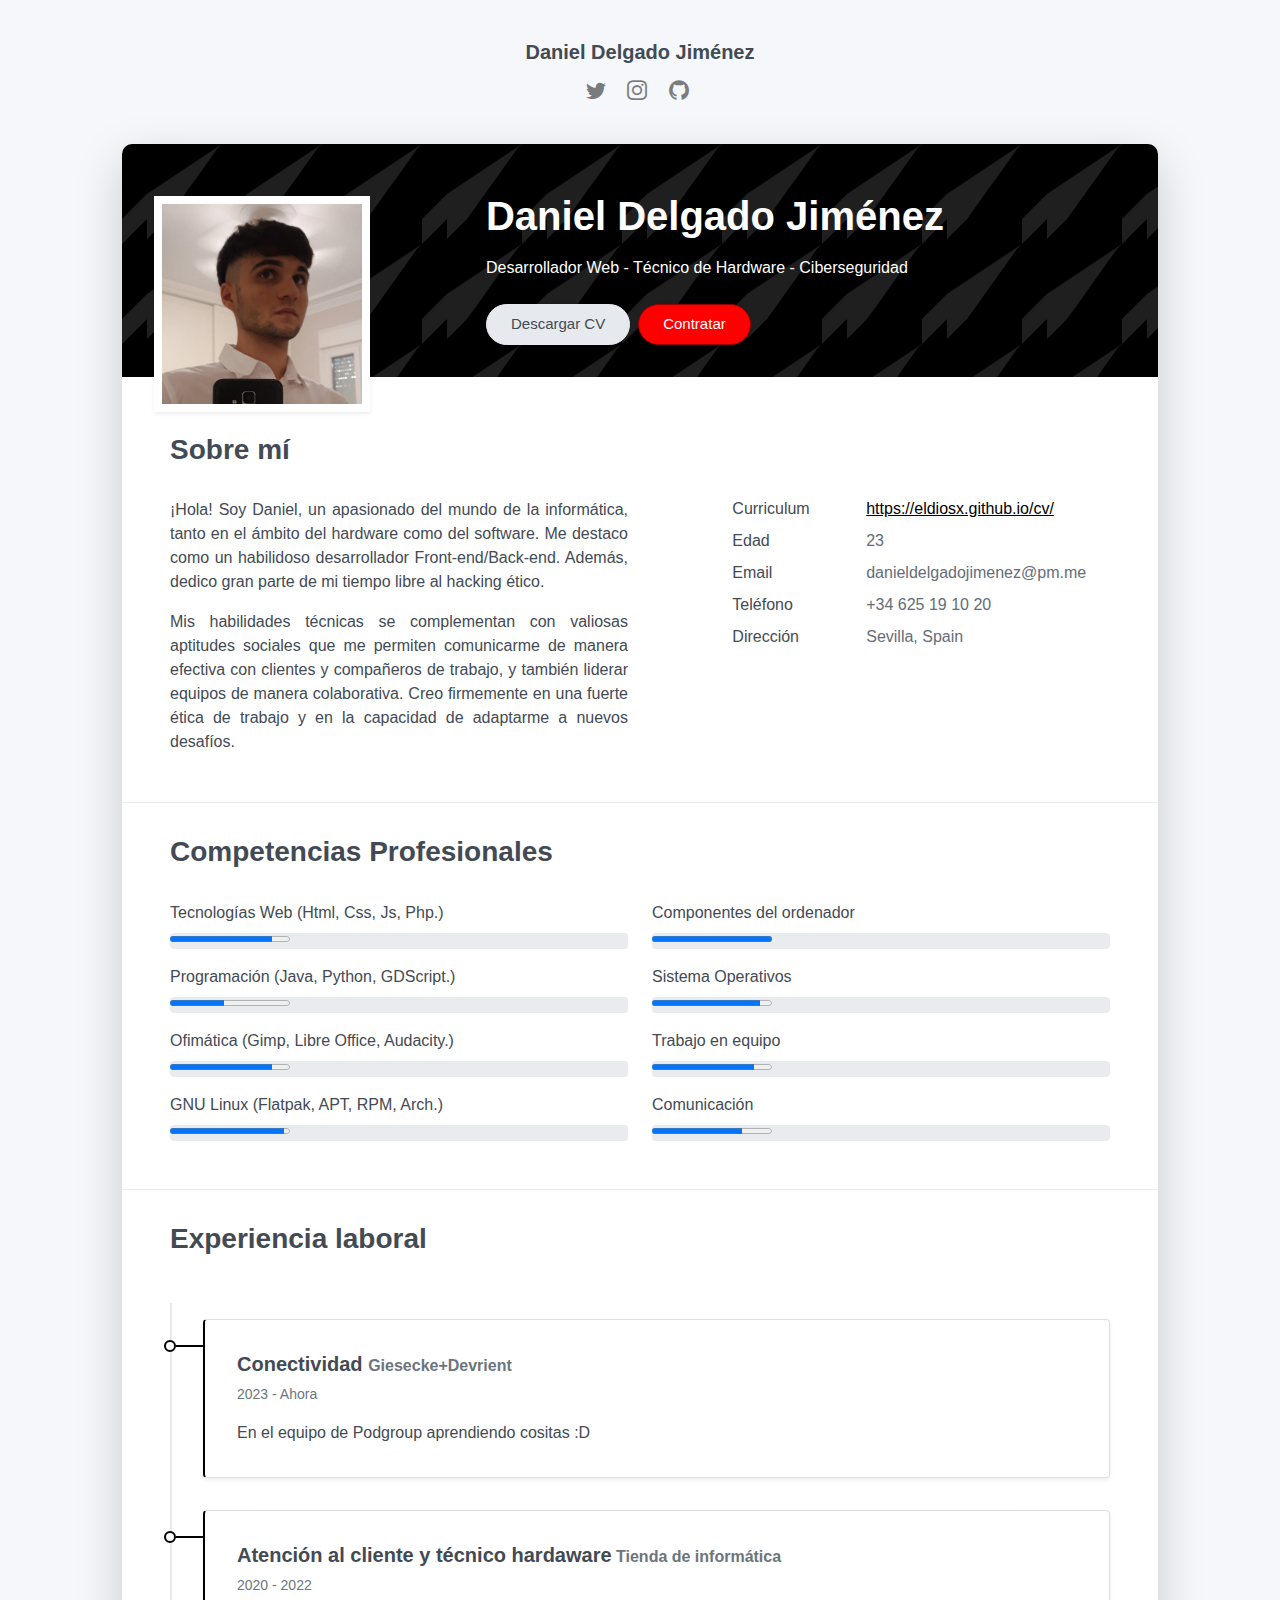
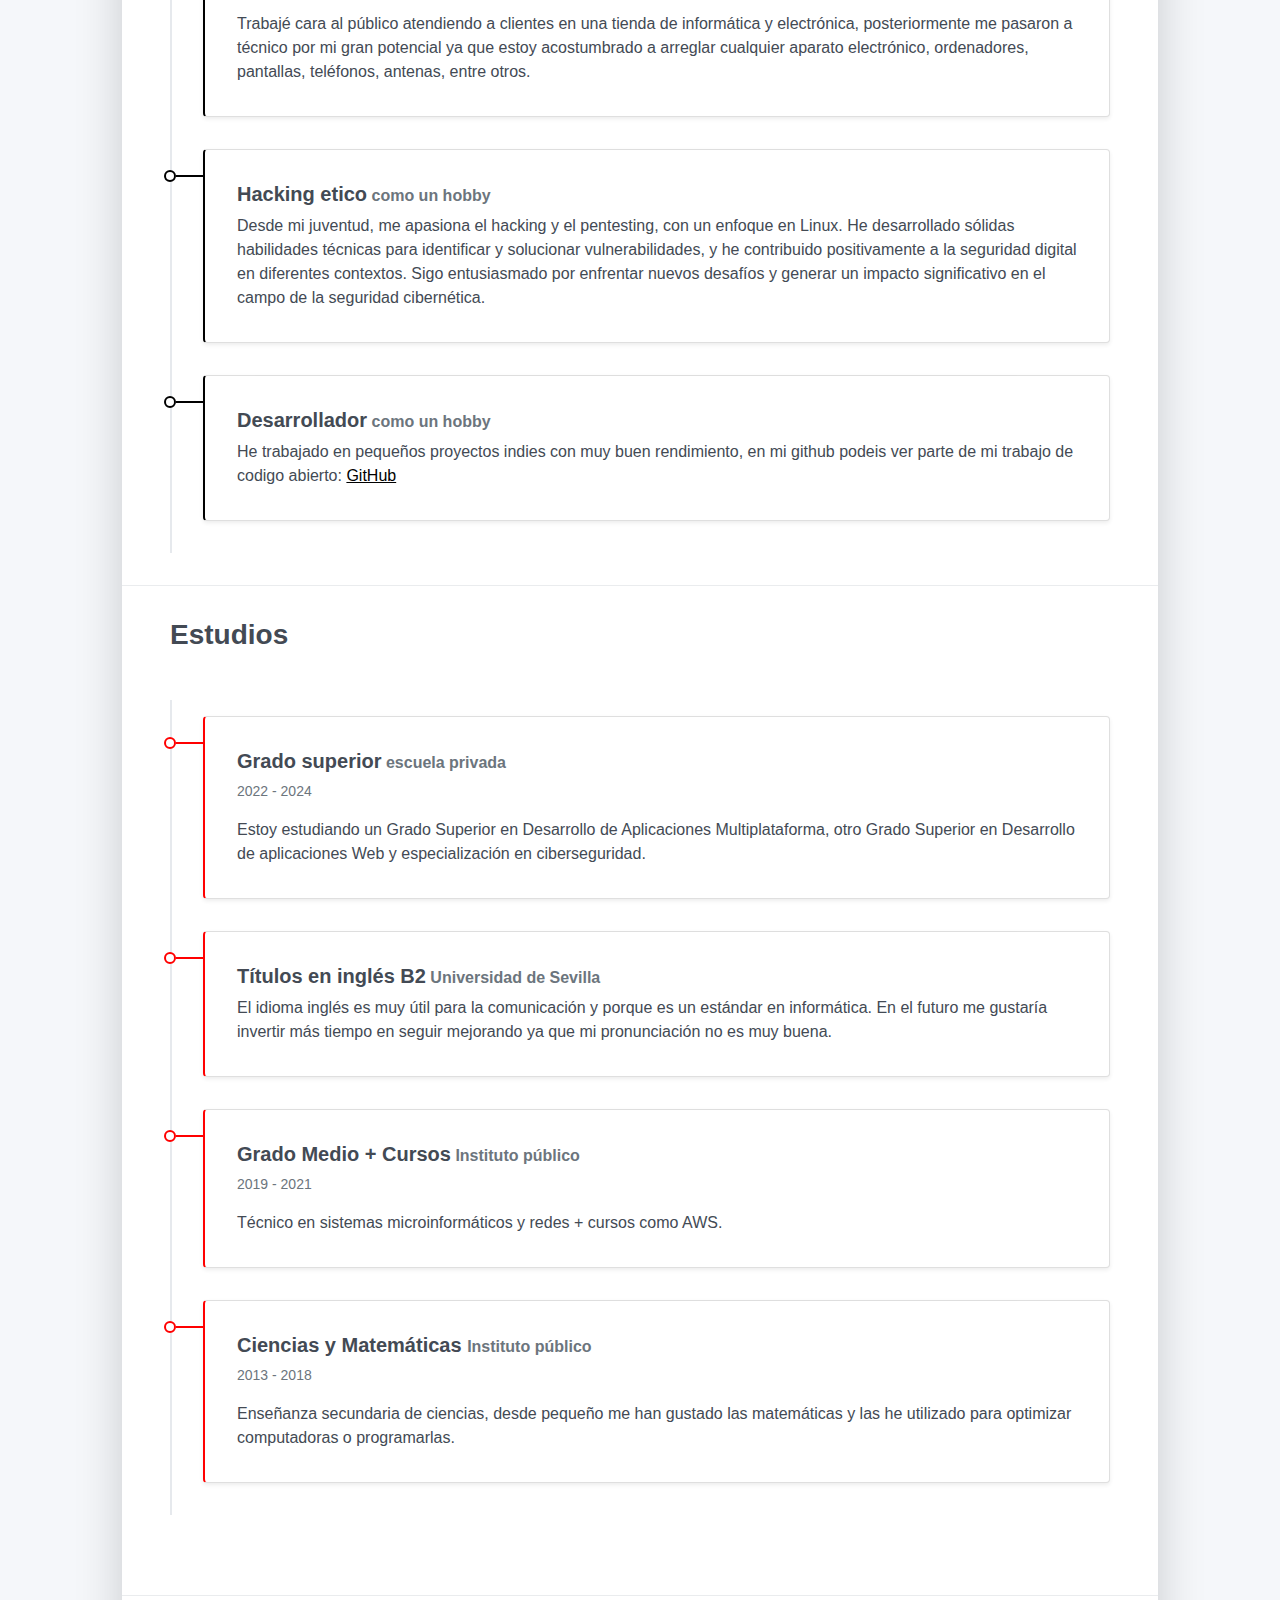
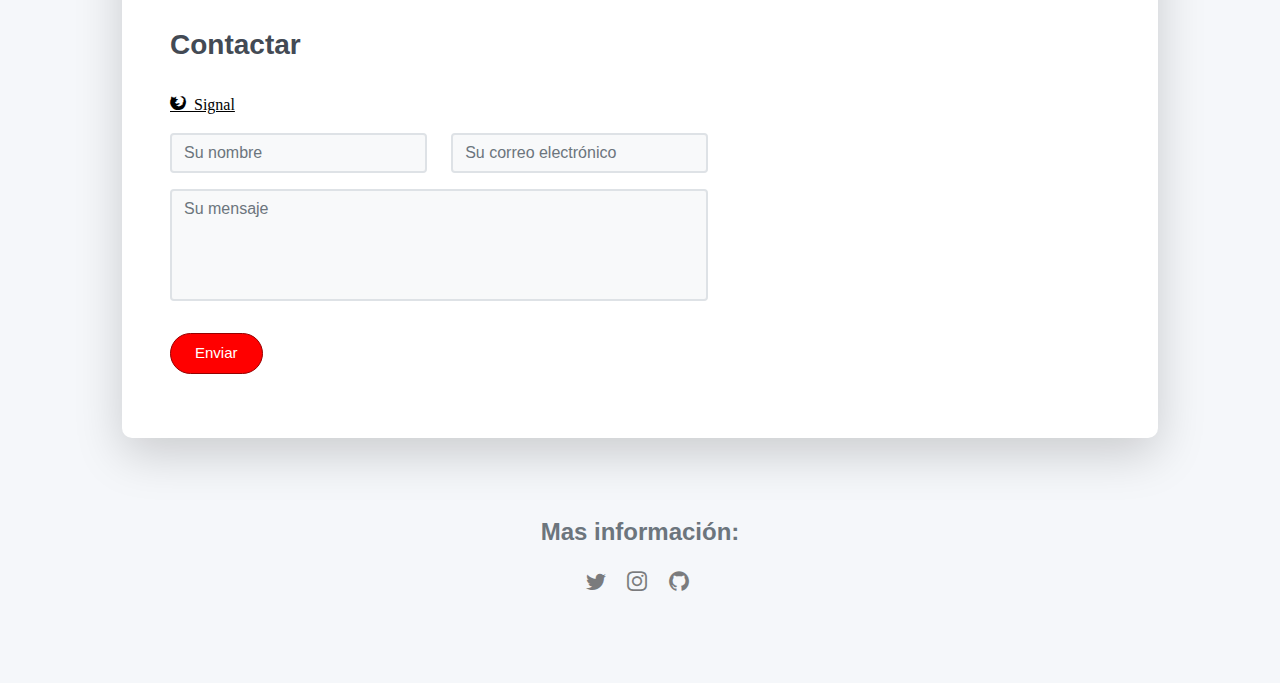
<file: html/es.html>
<!DOCTYPE html>
<html lang="en-US">

<head>
  <meta charset="UTF-8">
  <meta http-equiv="X-UA-Compatible" content="IE=edge">
  <meta name="viewport" content="width=device-width, initial-scale=1">
  <title>Curriculum Vitae</title>
  <link href="../css/main.css" rel="stylesheet">
  <link href="../css/fonts.css" rel="stylesheet">
</head>

<body id="top">
  <header class="d-print-none">
    <div class="container text-center text-lg-left">
      <div class="py-3 clearfix">
        <h1 class="site-title mb-0">Daniel Delgado Jiménez</h1>
        <div class="site-nav">
          <nav>
            <ul class="nav justify-content-center">
              <li class="nav-item"><a class="nav-link" href="https://twitter.com/eldiosxLinux" title="Twitter"><i
                    class="icon-twitter"></i><span class="menu-title sr-only">&nbsp;</span></a>
              </li>
              <li class="nav-item"><a class="nav-link" href="https://www.instagram.com/eldiosx" title="Instagram"><i
                    class="icon-instagram"></i><span class="menu-title sr-only">&nbsp;</span></a>
              </li>
              <li class="nav-item"><a class="nav-link" href="https://github.com/eldiosx" title="Github"><i
                    class="icon-github"></i><span class="menu-title sr-only">&nbsp;</span></a>
              </li>
            </ul>
          </nav>
        </div>
      </div>
    </div>
  </header>
  <div class="page-content">
    <div class="container">
      <div class="cover shadow-lg bg-white">
        <div class="cover-bg p-3 p-lg-4 text-white">
          <div class="row">
            <div class="col-lg-4 col-md-5">
              <div class="avatar hover-effect bg-white shadow-sm p-1"><img src="../img/avatar2023.jpg" width="200"
                  height="200" alt="profile"></div>
            </div>
            <div class="col-lg-8 col-md-7 text-center text-md-start">
              <h2 class="h1 mt-2">Daniel Delgado Jiménez</h2>
              <p>Desarrollador Web - Técnico de Hardware -
                Ciberseguridad</p>
              <div class="d-print-none"><a class="btn btn-light text-dark shadow-sm mt-1 me-1"
                  href="../pdf/resume_es.pdf" target="_blank">Descargar
                  CV</a><a class="btn btn-success shadow-sm mt-1" href="#contact">Contratar</a></div>
            </div>
          </div>
        </div>
        <div class="about-section pt-4 px-3 px-lg-4 mt-1">
          <div class="row">
            <div class="col-md-6">
              <h2 class="h3 mb-3">Sobre mí</h2>
              <p>¡Hola! Soy Daniel, un apasionado del mundo de la informática, tanto en el ámbito del hardware como del
                software. Me destaco como un habilidoso desarrollador Front-end/Back-end. Además, dedico
                gran parte de mi tiempo libre al hacking ético.</p>

              <p>Mis habilidades técnicas se complementan con valiosas aptitudes sociales que me permiten comunicarme de
                manera efectiva con clientes y compañeros de trabajo, y también liderar equipos de manera colaborativa.
                Creo firmemente en una fuerte ética de trabajo y en la capacidad de adaptarme a nuevos desafíos.</p>
            </div>
            <div class="col-md-5 offset-md-1">
              <br><br>
              <div class="row mt-2">
                <div class="col-sm-4">
                  <div class="pb-1">Curriculum</div>
                </div>
                <div class="col-sm-8">
                  <div class="pb-1 text-secondary"><a
                      href="https://eldiosx.github.io/cv/">https://eldiosx.github.io/cv/</a></div>
                </div>
                <div class="col-sm-4">
                  <div class="pb-1">Edad</div>
                </div>
                <div class="col-sm-8">
                  <div id="age" class="pb-1 text-secondary"></div>
                </div>
                <div class="col-sm-4">
                  <div class="pb-1">Email</div>
                </div>
                <div class="col-sm-8">
                  <div class="pb-1 text-secondary">danieldelgadojimenez@pm.me</div>
                </div>
                <div class="col-sm-4">
                  <div class="pb-1">Teléfono</div>
                </div>
                <div class="col-sm-8">
                  <div class="pb-1 text-secondary">+34 625 19 10 20</div>
                </div>
                <div class="col-sm-4">
                  <div class="pb-1">Dirección</div>
                </div>
                <div class="col-sm-8">
                  <div class="pb-1 text-secondary">Sevilla, Spain</div>
                </div>
              </div>
            </div>
          </div>
        </div>
        <hr class="d-print-none">
        <div class="skills-section px-3 px-lg-4">
          <h2 class="h3 mb-3">Competencias Profesionales</h2>
          <div class="row">
            <div class="col-md-6">
              <div class="mb-2"><span>Tecnologías Web (Html, Css, Js, Php.)</span>
                <div class="progress my-1">
                  <progress class="progress-bar-primary" value="85" max="100"></progress>
                </div>
              </div>
              <div class="mb-2"><span>Programación (Java, Python, GDScript.)</span>
                <div class="progress my-1">
                  <progress class="progress-bar-primary" value="45" max="100"></progress>
                </div>
              </div>
              <div class="mb-2"><span>Ofimática (Gimp, Libre Office, Audacity.)</span>
                <div class="progress my-1">
                  <progress class="progress-bar-primary" value="85" max="100"></progress>
                </div>
              </div>
              <div class="mb-2"><span>GNU Linux (Flatpak, APT, RPM, Arch.)</span>
                <div class="progress my-1">
                  <progress class="progress-bar-primary" value="95" max="100"></progress>
                </div>
              </div>
            </div>
            <div class="col-md-6">
              <div class="mb-2"><span>Componentes del ordenador</span>
                <div class="progress my-1">
                  <progress class="progress-bar-general" value="100" max="100"></progress>
                </div>
              </div>
              <div class="mb-2"><span>Sistema Operativos</span>
                <div class="progress my-1">
                  <progress class="progress-bar-general" value="90" max="100"></progress>
                </div>
              </div>
              <div class="mb-2"><span>Trabajo en equipo</span>
                <div class="progress my-1">
                  <progress class="progress-bar-general" value="85" max="100"></progress>
                </div>
              </div>
              <div class="mb-2"><span>Comunicación</span>
                <div class="progress my-1">
                  <progress class="progress-bar-general" value="75" max="100"></progress>
                </div>
              </div>
            </div>
          </div>
        </div>
        <hr class="d-print-none">
        <div class="work-experience-section px-3 px-lg-4">
          <h2 class="h3 mb-4">Experiencia laboral</h2>
          <div class="timeline">
            <div class="timeline-card timeline-card-primary card shadow-sm">
              <div class="card-body">
                <div class="h5 mb-1">Conectividad <span class="text-muted h6">Giesecke+Devrient</span>
                </div>
                <div class="text-muted text-small mb-2">2023 - Ahora</div>
                <div>En el equipo de Podgroup aprendiendo cositas :D</div>
              </div>
            </div>
            <div class="timeline-card timeline-card-primary card shadow-sm">
              <div class="card-body">
                <div class="h5 mb-1">Atención al cliente y técnico hardaware<span class="text-muted h6"> Tienda de
                    informática</span>
                </div>
                <div class="text-muted text-small mb-2">2020 - 2022</div>
                <div>Trabajé cara al público atendiendo a clientes en una tienda de informática y
                  electrónica, posteriormente
                  me pasaron a técnico por mi gran potencial ya que estoy acostumbrado a arreglar cualquier aparato
                  electrónico,
                  ordenadores, pantallas, teléfonos, antenas, entre otros.</div>
              </div>
            </div>
            <div class="timeline-card timeline-card-primary card shadow-sm">
              <div class="card-body">
                <div class="h5 mb-1">Hacking etico<span class="text-muted h6"> como un hobby</span></div>
                <div>
                  Desde mi juventud, me apasiona el hacking y el pentesting, con un enfoque en Linux. He
                  desarrollado sólidas habilidades técnicas para identificar y solucionar vulnerabilidades, y he
                  contribuido positivamente a la seguridad digital en diferentes contextos. Sigo entusiasmado por
                  enfrentar nuevos desafíos y generar un impacto significativo en el campo de la seguridad cibernética.
                </div>
              </div>
            </div>
            <div class="timeline-card timeline-card-primary card shadow-sm">
              <div class="card-body">
                <div class="h5 mb-1">Desarrollador<span class="text-muted h6"> como un hobby</span>
                </div>
                <div>He trabajado en pequeños proyectos indies con muy buen rendimiento, en mi github podeis ver parte
                  de mi trabajo de codigo abierto: <a href="https://github.com/eldiosx">GitHub</a></div>
              </div>
            </div>
          </div>
        </div>
        <hr class="d-print-none">
        <div class="page-break"></div>
        <div class="education-section px-3 px-lg-4 pb-4">
          <h2 class="h3 mb-4">Estudios</h2>
          <div class="timeline">
            <div class="timeline-card timeline-card-success card shadow-sm">
              <div class="card-body">
                <div class="h5 mb-1">Grado superior<span class="text-muted h6"> escuela privada</span></div>
                <div class="text-muted text-small mb-2">2022 - 2024</div>
                <div>Estoy estudiando un Grado Superior en Desarrollo de Aplicaciones Multiplataforma, otro Grado
                  Superior en
                  Desarrollo de aplicaciones Web y especialización en ciberseguridad.
                </div>
              </div>
            </div>
            <div class="timeline-card timeline-card-success card shadow-sm">
              <div class="card-body">
                <div class="h5 mb-1">Títulos en inglés B2<span class="text-muted h6"> Universidad
                    de
                    Sevilla</span></div>
                <div>El idioma inglés es muy útil para la comunicación y porque es un estándar en informática. En
                  el futuro me gustaría invertir más tiempo en seguir mejorando ya que mi pronunciación no es muy
                  buena.
                </div>
              </div>
            </div>
            <div class="timeline-card timeline-card-success card shadow-sm">
              <div class="card-body">
                <div class="h5 mb-1">Grado Medio + Cursos<span class="text-muted h6"> Instituto público</span></div>
                <div class="text-muted text-small mb-2">2019 - 2021</div>
                <div>Técnico en sistemas microinformáticos y redes + cursos como AWS.</div>
              </div>
            </div>
            <div class="timeline-card timeline-card-success card shadow-sm">
              <div class="card-body">
                <div class="h5 mb-1">Ciencias y Matemáticas <span class="text-muted h6"> Instituto público</span>
                </div>
                <div class="text-muted text-small mb-2">2013 - 2018</div>
                <div>Enseñanza secundaria de ciencias, desde pequeño me han gustado las matemáticas y las he utilizado
                  para
                  optimizar computadoras o programarlas.</div>
              </div>
            </div>
          </div>
        </div>
        <hr class="d-print-none">
        <div class="contant-section px-3 px-lg-4 pb-4" id="contact">
          <h2 class="h3 text mb-3">Contactar</h2>
          <div class="row">
            <a href="https://signal.me/#p/+34625191020">
              <span class="icon-firefox"> Signal</span>
            </a>
            <div class="col-md-7 d-print-none">
              <div class="my-2">
                <form action="mailto:danieldelgadojimenez@protonmail.com" method="POST" enctype="text/plain">
                  <div class="row">
                    <div class="col-6">
                      <input class="form-control" type="text" id="name" name="name" placeholder="Su nombre" required>
                    </div>
                    <div class="col-6">
                      <input class="form-control" type="email" id="email" name="_replyto"
                        placeholder="Su correo electrónico" required>
                    </div>
                  </div>
                  <div class="form-group my-2">
                    <textarea class="form-control" id="message" name="message" rows="4" placeholder="Su mensaje"
                      required></textarea>
                  </div>
                  <button class="btn btn-primary mt-2" type="submit">Enviar</button>
                </form>
              </div>
            </div>
            <div class="col d-none d-print-block">
              <div class="mt-2">
                <div>
                  <div class="mb-2">
                    <div class="text-dark"><i class="fab fa-email mr-1"></i><span>no</span>
                    </div>
                  </div>
                  <div class="mb-2">
                    <div class="text-dark"><i
                        class="fab fa-twitter mr-1"></i><span>https://twitter.com/eldiosx41020</span>
                    </div>
                  </div>
                  <div class="mb-2">
                    <div class="text-dark"><i
                        class="fab fa-instagram mr-1"></i><span>https://www.instagram.com/eldiosx</span>
                    </div>
                  </div>
                  <div class="mb-2">
                    <div class="text-dark"><i class="fab fa-github mr-1"></i><span>https://github.com/eldiosx</span>
                    </div>
                  </div>
                </div>
              </div>
            </div>
          </div>
        </div>
      </div>
    </div>
  </div>
  <footer class="pt-4 pb-4 text-muted text-center d-print-none">
    <div class="container">
      <div class="my-3">
        <div class="h4">Mas información:</div>
        <div class="footer-nav">
          <nav>
            <ul class="nav justify-content-center">
              <li class="nav-item"><a class="nav-link" href="https://twitter.com/eldiosxLinux" title="Twitter"><i
                    class="icon-twitter"></i><span class="menu-title sr-only">&nbsp;</span></a>
              </li>
              <li class="nav-item"><a class="nav-link" href="https://www.instagram.com/eldiosx" title="Instagram"><i
                    class="icon-instagram"></i><span class="menu-title sr-only">&nbsp;</span></a>
              </li>
              <li class="nav-item"><a class="nav-link" href="https://github.com/eldiosx" title="Github"><i
                    class="icon-github"></i><span class="menu-title sr-only">&nbsp;</span></a>
              </li>
            </ul>
          </nav>
        </div>
      </div>
    </div>
  </footer>
  <script src="../js/main.js"></script>
</body>

</html>
</file>
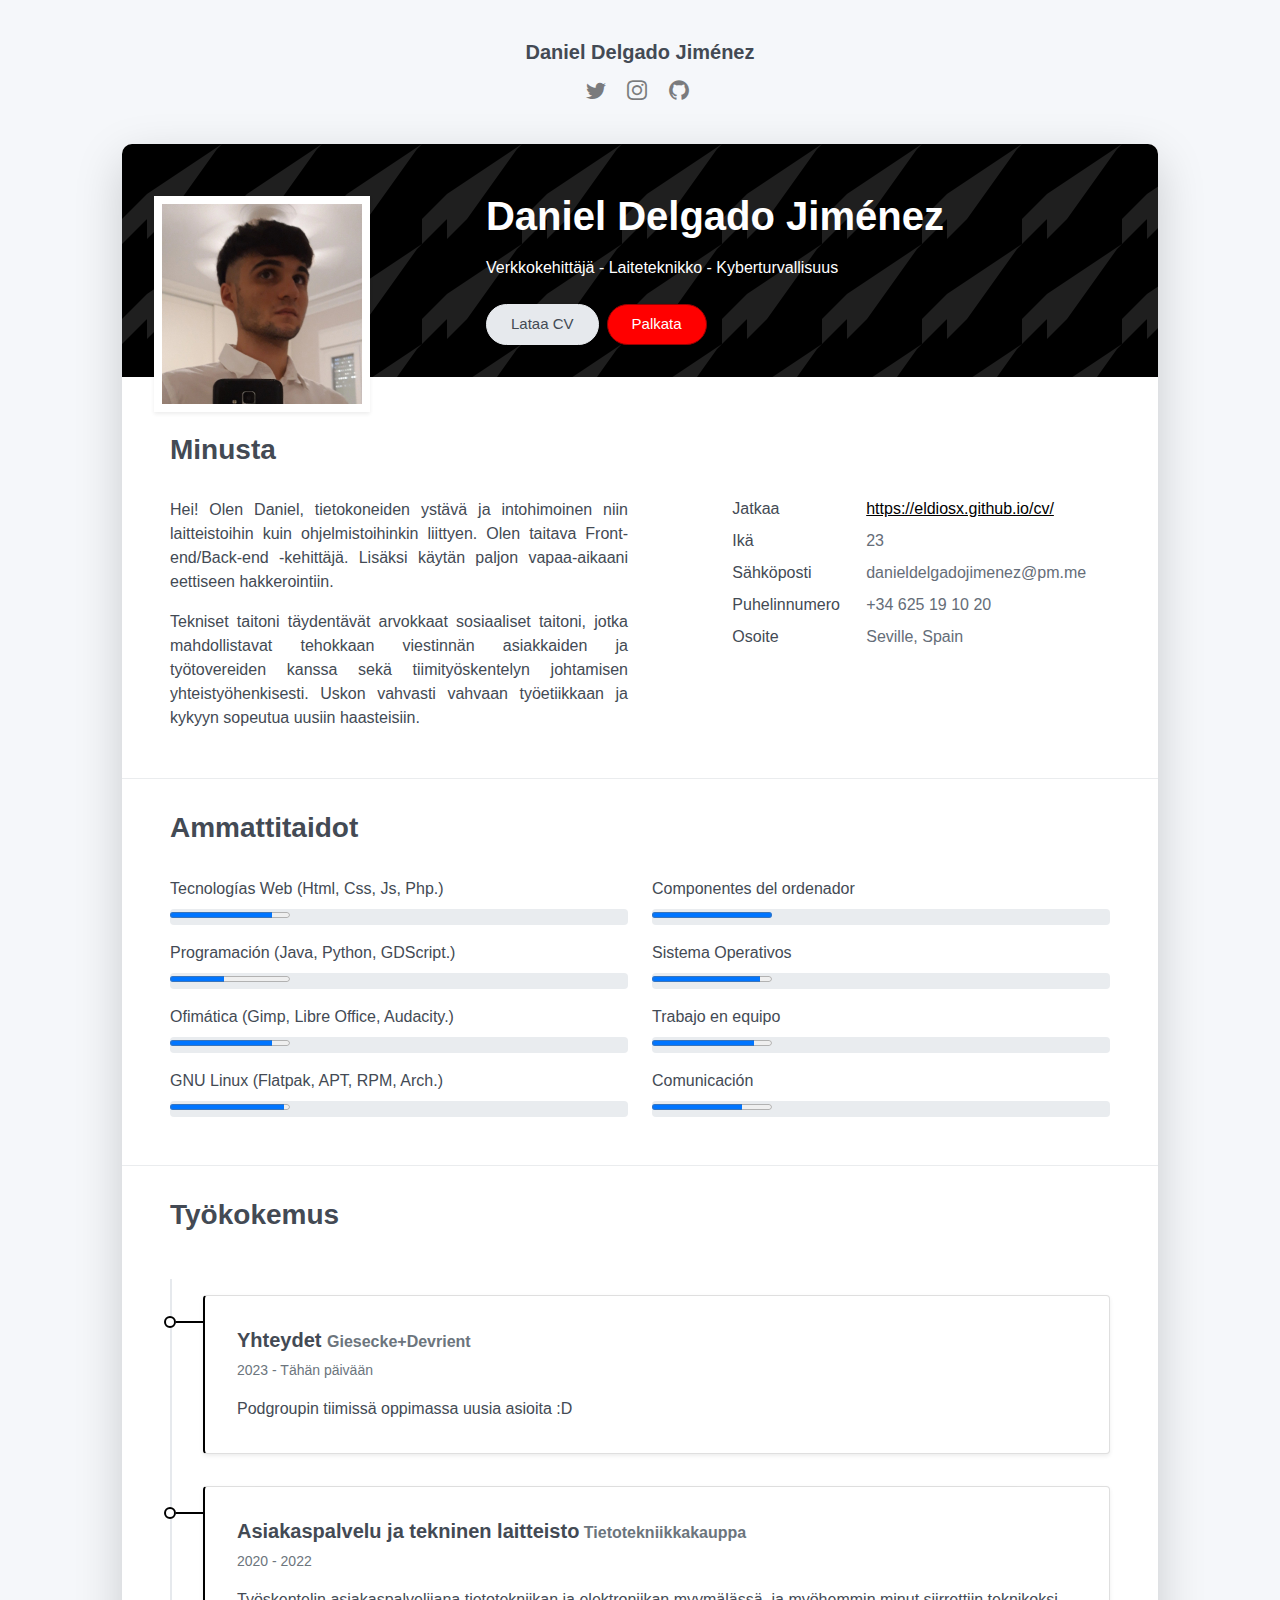
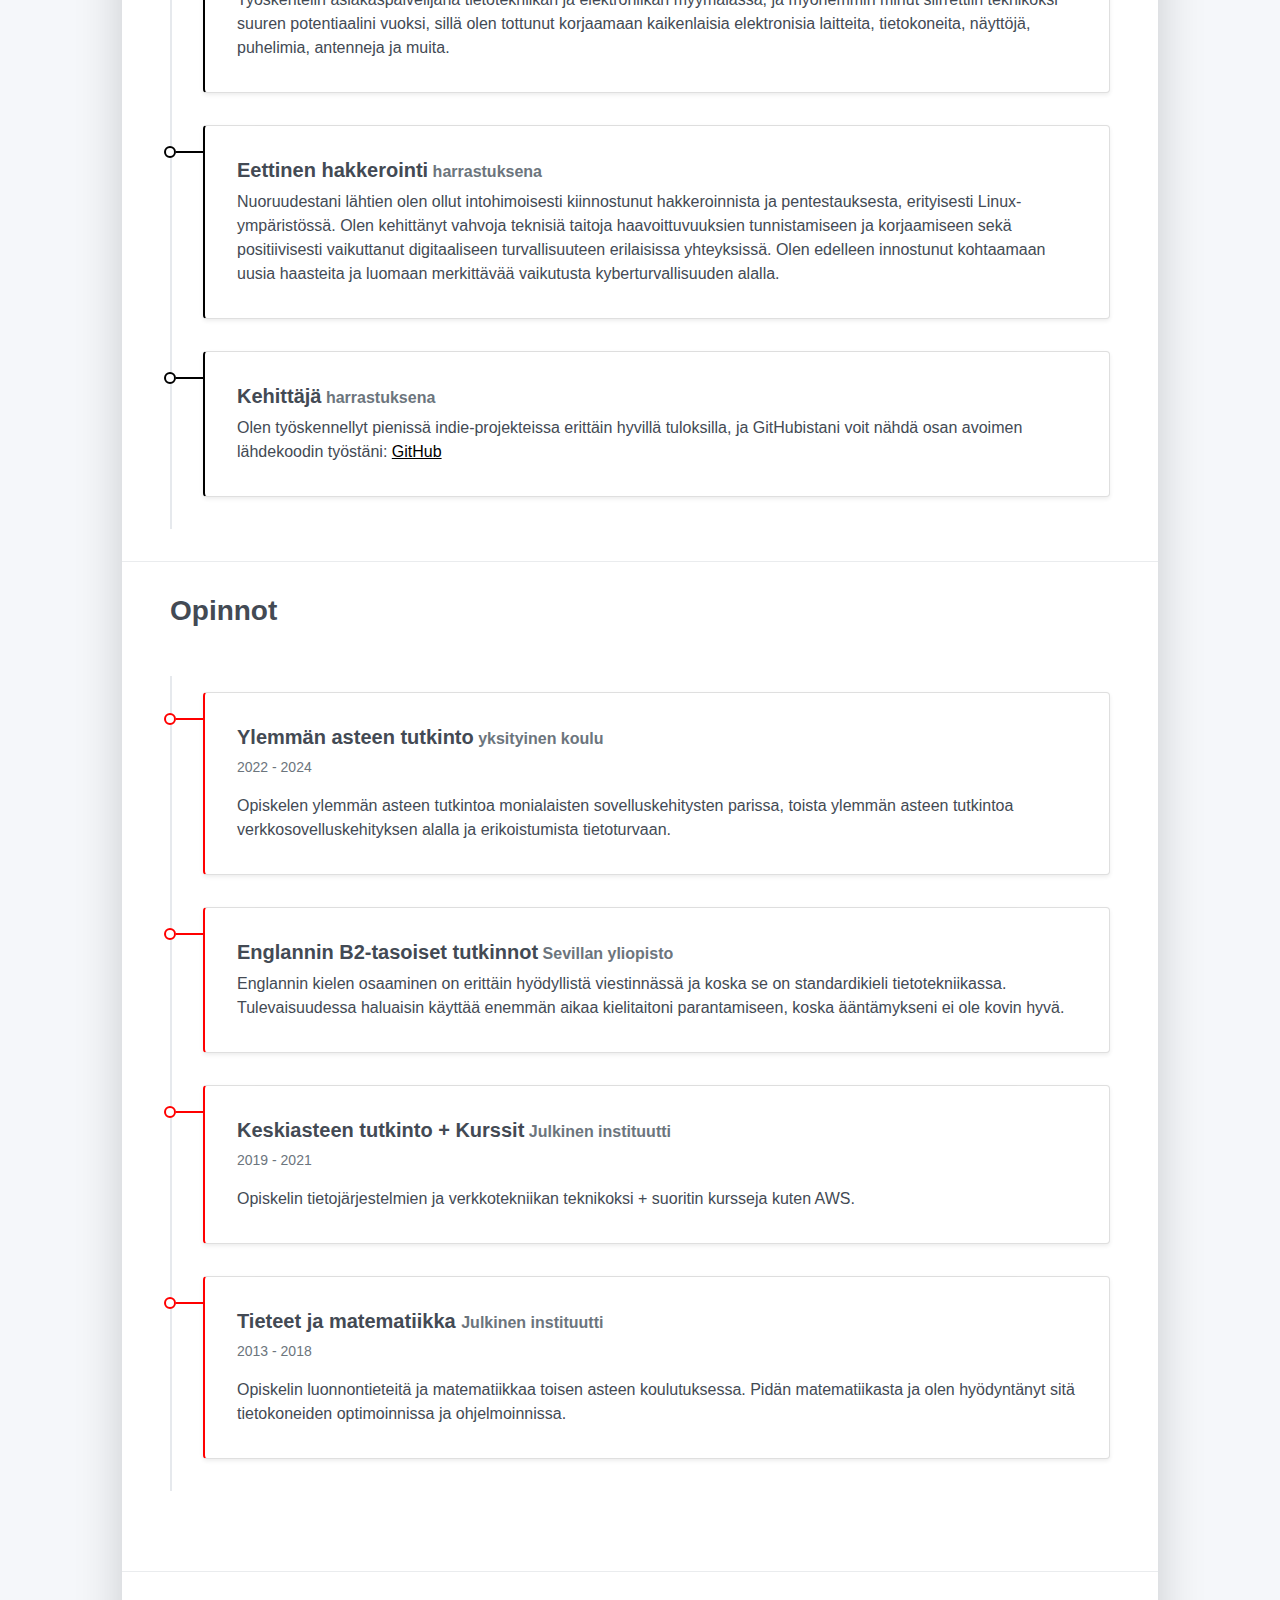
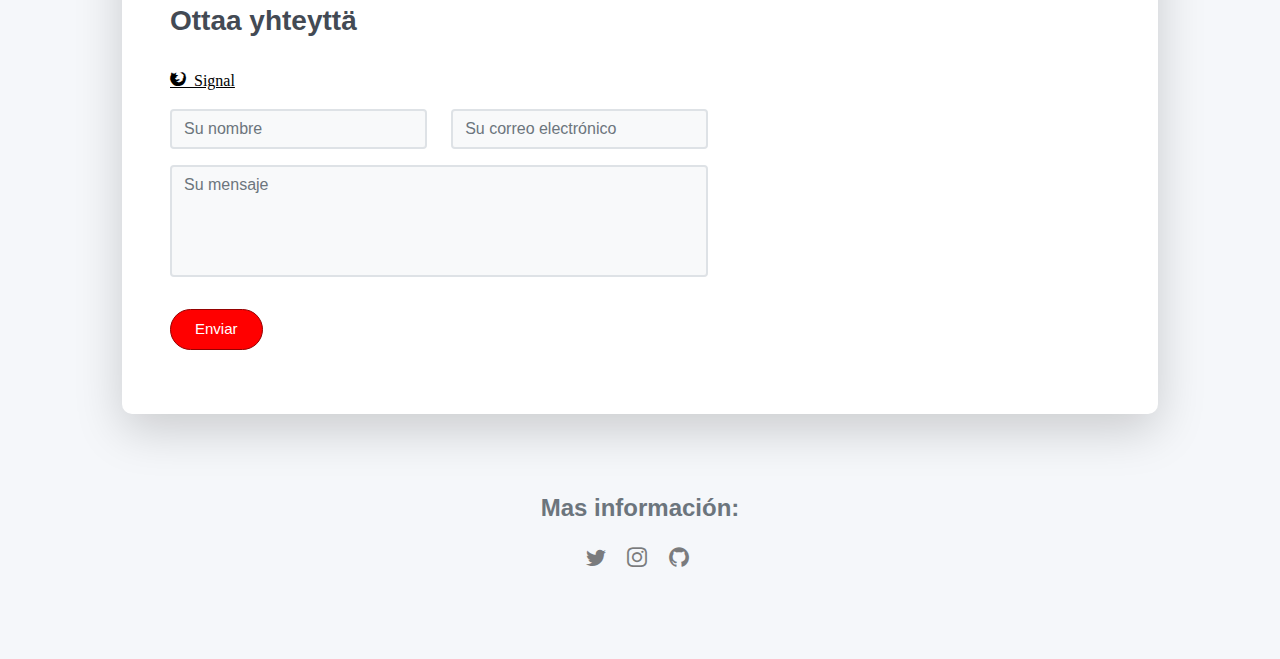
<file: html/fi.html>
<!DOCTYPE html>
<html lang="en-US">

<head>
  <meta charset="UTF-8">
  <meta http-equiv="X-UA-Compatible" content="IE=edge">
  <meta name="viewport" content="width=device-width, initial-scale=1">
  <title>Curriculum Vitae</title>
  <link href="../css/main.css" rel="stylesheet">
  <link href="../css/fonts.css" rel="stylesheet">
</head>

<body id="top">
  <header class="d-print-none">
    <div class="container text-center text-lg-left">
      <div class="py-3 clearfix">
        <h1 class="site-title mb-0">Daniel Delgado Jiménez</h1>
        <div class="site-nav">
          <nav>
            <ul class="nav justify-content-center">
              <li class="nav-item"><a class="nav-link" href="https://twitter.com/eldiosxLinux" title="Twitter"><i
                    class="icon-twitter"></i><span class="menu-title sr-only">&nbsp;</span></a>
              </li>
              <li class="nav-item"><a class="nav-link" href="https://www.instagram.com/eldiosx" title="Instagram"><i
                    class="icon-instagram"></i><span class="menu-title sr-only">&nbsp;</span></a>
              </li>
              <li class="nav-item"><a class="nav-link" href="https://github.com/eldiosx" title="Github"><i
                    class="icon-github"></i><span class="menu-title sr-only">&nbsp;</span></a>
              </li>
            </ul>
          </nav>
        </div>
      </div>
    </div>
  </header>
  <div class="page-content">
    <div class="container">
      <div class="cover shadow-lg bg-white">
        <div class="cover-bg p-3 p-lg-4 text-white">
          <div class="row">
            <div class="col-lg-4 col-md-5">
              <div class="avatar hover-effect bg-white shadow-sm p-1"><img src="../img/avatar2023.jpg" width="200"
                  height="200" alt="profile"></div>
            </div>
            <div class="col-lg-8 col-md-7 text-center text-md-start">
              <h2 class="h1 mt-2">Daniel Delgado Jiménez</h2>
              <p>Verkkokehittäjä - Laiteteknikko - Kyberturvallisuus</p>
              <div class="d-print-none"><a class="btn btn-light text-dark shadow-sm mt-1 me-1"
                  href="../pdf/resume_en.pdf" target="_blank">Lataa
                  CV</a><a class="btn btn-success shadow-sm mt-1" href="#contact">Palkata</a></div>
            </div>
          </div>
        </div>
        <div class="about-section pt-4 px-3 px-lg-4 mt-1">
          <div class="row">
            <div class="col-md-6">
              <h2 class="h3 mb-3">Minusta</h2>
              <p>Hei! Olen Daniel, tietokoneiden ystävä ja intohimoinen niin laitteistoihin kuin ohjelmistoihinkin
                liittyen. Olen taitava Front-end/Back-end -kehittäjä. Lisäksi käytän paljon vapaa-aikaani
                eettiseen hakkerointiin.</p>

              <p>Tekniset taitoni täydentävät arvokkaat sosiaaliset taitoni, jotka mahdollistavat tehokkaan viestinnän
                asiakkaiden ja työtovereiden kanssa sekä tiimityöskentelyn johtamisen yhteistyöhenkisesti. Uskon
                vahvasti vahvaan työetiikkaan ja kykyyn sopeutua uusiin haasteisiin.</p>
            </div>
            <div class="col-md-5 offset-md-1">
              <br><br>
              <div class="row mt-2">
                <div class="col-sm-4">
                  <div class="pb-1">Jatkaa</div>
                </div>
                <div class="col-sm-8">
                  <div class="pb-1 text-secondary"><a
                      href="https://eldiosx.github.io/cv/">https://eldiosx.github.io/cv/</a></div>
                </div>
                <div class="col-sm-4">
                  <div class="pb-1">Ikä</div>
                </div>
                <div class="col-sm-8">
                  <div id="age" class="pb-1 text-secondary"></div>
                </div>
                <div class="col-sm-4">
                  <div class="pb-1">Sähköposti</div>
                </div>
                <div class="col-sm-8">
                  <div class="pb-1 text-secondary">danieldelgadojimenez@pm.me</div>
                </div>
                <div class="col-sm-4">
                  <div class="pb-1">Puhelinnumero</div>
                </div>
                <div class="col-sm-8">
                  <div class="pb-1 text-secondary">+34 625 19 10 20</div>
                </div>
                <div class="col-sm-4">
                  <div class="pb-1">Osoite</div>
                </div>
                <div class="col-sm-8">
                  <div class="pb-1 text-secondary">Seville, Spain</div>
                </div>
              </div>
            </div>
          </div>
        </div>
        <hr class="d-print-none">
        <div class="skills-section px-3 px-lg-4">
          <h2 class="h3 mb-3">Ammattitaidot</h2>
          <div class="row">
            <div class="col-md-6">
              <div class="mb-2"><span>Tecnologías Web (Html, Css, Js, Php.)</span>
                <div class="progress my-1">
                  <progress class="progress-bar-primary" value="85" max="100"></progress>
                </div>
              </div>
              <div class="mb-2"><span>Programación (Java, Python, GDScript.)</span>
                <div class="progress my-1">
                  <progress class="progress-bar-primary" value="45" max="100"></progress>
                </div>
              </div>
              <div class="mb-2"><span>Ofimática (Gimp, Libre Office, Audacity.)</span>
                <div class="progress my-1">
                  <progress class="progress-bar-primary" value="85" max="100"></progress>
                </div>
              </div>
              <div class="mb-2"><span>GNU Linux (Flatpak, APT, RPM, Arch.)</span>
                <div class="progress my-1">
                  <progress class="progress-bar-primary" value="95" max="100"></progress>
                </div>
              </div>
            </div>
            <div class="col-md-6">
              <div class="mb-2"><span>Componentes del ordenador</span>
                <div class="progress my-1">
                  <progress class="progress-bar-general" value="100" max="100"></progress>
                </div>
              </div>
              <div class="mb-2"><span>Sistema Operativos</span>
                <div class="progress my-1">
                  <progress class="progress-bar-general" value="90" max="100"></progress>
                </div>
              </div>
              <div class="mb-2"><span>Trabajo en equipo</span>
                <div class="progress my-1">
                  <progress class="progress-bar-general" value="85" max="100"></progress>
                </div>
              </div>
              <div class="mb-2"><span>Comunicación</span>
                <div class="progress my-1">
                  <progress class="progress-bar-general" value="75" max="100"></progress>
                </div>
              </div>
            </div>
          </div>
        </div>
        <hr class="d-print-none">
        <div class="work-experience-section px-3 px-lg-4">
          <h2 class="h3 mb-4">Työkokemus</h2>
          <div class="timeline">
            <div class="timeline-card timeline-card-primary card shadow-sm">
              <div class="card-body">
                <div class="h5 mb-1">Yhteydet <span class="text-muted h6">Giesecke+Devrient</span>
                </div>
                <div class="text-muted text-small mb-2">2023 - Tähän päivään</div>
                <div>Podgroupin tiimissä oppimassa uusia asioita :D</div>
              </div>
            </div>
            <div class="timeline-card timeline-card-primary card shadow-sm">
              <div class="card-body">
                <div class="h5 mb-1">Asiakaspalvelu ja tekninen laitteisto<span class="text-muted h6">
                    Tietotekniikkakauppa</span>
                </div>
                <div class="text-muted text-small mb-2">2020 - 2022</div>
                <div>Työskentelin asiakaspalvelijana tietotekniikan ja elektroniikan myymälässä, ja myöhemmin minut
                  siirrettiin teknikoksi suuren potentiaalini vuoksi, sillä olen tottunut korjaamaan kaikenlaisia
                  elektronisia laitteita, tietokoneita, näyttöjä, puhelimia, antenneja ja muita.</div>
              </div>
            </div>
            <div class="timeline-card timeline-card-primary card shadow-sm">
              <div class="card-body">
                <div class="h5 mb-1">Eettinen hakkerointi<span class="text-muted h6"> harrastuksena</span></div>
                <div>
                  Nuoruudestani lähtien olen ollut intohimoisesti kiinnostunut hakkeroinnista ja pentestauksesta,
                  erityisesti Linux-ympäristössä. Olen kehittänyt vahvoja teknisiä taitoja haavoittuvuuksien
                  tunnistamiseen ja korjaamiseen sekä positiivisesti vaikuttanut digitaaliseen turvallisuuteen
                  erilaisissa yhteyksissä. Olen edelleen innostunut kohtaamaan uusia haasteita ja luomaan merkittävää
                  vaikutusta kyberturvallisuuden alalla.
                </div>
              </div>
            </div>
            <div class="timeline-card timeline-card-primary card shadow-sm">
              <div class="card-body">
                <div class="h5 mb-1">Kehittäjä<span class="text-muted h6"> harrastuksena</span>
                </div>
                <div>Olen työskennellyt pienissä indie-projekteissa erittäin hyvillä tuloksilla, ja GitHubistani voit
                  nähdä osan avoimen lähdekoodin työstäni: <a href="https://github.com/eldiosx">GitHub</a></div>
              </div>
            </div>
          </div>
        </div>
        <hr class="d-print-none">
        <div class="page-break"></div>
        <div class="education-section px-3 px-lg-4 pb-4">
          <h2 class="h3 mb-4">Opinnot</h2>
          <div class="timeline">
            <div class="timeline-card timeline-card-success card shadow-sm">
              <div class="card-body">
                <div class="h5 mb-1">Ylemmän asteen tutkinto<span class="text-muted h6"> yksityinen koulu</span></div>
                <div class="text-muted text-small mb-2">2022 - 2024</div>
                <div>Opiskelen ylemmän asteen tutkintoa monialaisten sovelluskehitysten parissa, toista ylemmän asteen
                  tutkintoa verkkosovelluskehityksen alalla ja erikoistumista tietoturvaan.</div>
              </div>
            </div>
            <div class="timeline-card timeline-card-success card shadow-sm">
              <div class="card-body">
                <div class="h5 mb-1">Englannin B2-tasoiset tutkinnot<span class="text-muted h6"> Sevillan
                    yliopisto</span></div>
                <div>Englannin kielen osaaminen on erittäin hyödyllistä viestinnässä ja koska se on standardikieli
                  tietotekniikassa. Tulevaisuudessa haluaisin käyttää enemmän aikaa kielitaitoni parantamiseen, koska
                  ääntämykseni ei ole kovin hyvä.</div>
              </div>
            </div>
            <div class="timeline-card timeline-card-success card shadow-sm">
              <div class="card-body">
                <div class="h5 mb-1">Keskiasteen tutkinto + Kurssit<span class="text-muted h6"> Julkinen
                    instituutti</span></div>
                <div class="text-muted text-small mb-2">2019 - 2021</div>
                <div>Opiskelin tietojärjestelmien ja verkkotekniikan teknikoksi + suoritin kursseja kuten AWS.</div>
              </div>
            </div>
            <div class="timeline-card timeline-card-success card shadow-sm">
              <div class="card-body">
                <div class="h5 mb-1">Tieteet ja matematiikka <span class="text-muted h6"> Julkinen instituutti</span>
                </div>
                <div class="text-muted text-small mb-2">2013 - 2018</div>
                <div>Opiskelin luonnontieteitä ja matematiikkaa toisen asteen koulutuksessa. Pidän matematiikasta ja
                  olen hyödyntänyt sitä tietokoneiden optimoinnissa ja ohjelmoinnissa.</div>
              </div>
            </div>
          </div>
        </div>
        <hr class="d-print-none">
        <div class="contant-section px-3 px-lg-4 pb-4" id="contact">
          <h2 class="h3 text mb-3">Ottaa yhteyttä</h2>
          <div class="row">
            <a href="https://signal.me/#p/+34625191020">
              <span class="icon-firefox"> Signal</span>
            </a>
            <div class="col-md-7 d-print-none">
              <div class="my-2">
                <form action="mailto:danieldelgadojimenez@protonmail.com" method="POST" enctype="text/plain">
                  <div class="row">
                    <div class="col-6">
                      <input class="form-control" type="text" id="name" name="name" placeholder="Su nombre" required>
                    </div>
                    <div class="col-6">
                      <input class="form-control" type="email" id="email" name="_replyto"
                        placeholder="Su correo electrónico" required>
                    </div>
                  </div>
                  <div class="form-group my-2">
                    <textarea class="form-control" id="message" name="message" rows="4" placeholder="Su mensaje"
                      required></textarea>
                  </div>
                  <button class="btn btn-primary mt-2" type="submit">Enviar</button>
                </form>
              </div>
            </div>
            <div class="col d-none d-print-block">
              <div class="mt-2">
                <div>
                  <div class="mb-2">
                    <div class="text-dark"><i class="fab fa-email mr-1"></i><span>no</span>
                    </div>
                  </div>
                  <div class="mb-2">
                    <div class="text-dark"><i
                        class="fab fa-twitter mr-1"></i><span>https://twitter.com/eldiosx41020</span>
                    </div>
                  </div>
                  <div class="mb-2">
                    <div class="text-dark"><i
                        class="fab fa-instagram mr-1"></i><span>https://www.instagram.com/eldiosx</span>
                    </div>
                  </div>
                  <div class="mb-2">
                    <div class="text-dark"><i class="fab fa-github mr-1"></i><span>https://github.com/eldiosx</span>
                    </div>
                  </div>
                </div>
              </div>
            </div>
          </div>
        </div>
      </div>
    </div>
  </div>
  <footer class="pt-4 pb-4 text-muted text-center d-print-none">
    <div class="container">
      <div class="my-3">
        <div class="h4">Mas información:</div>
        <div class="footer-nav">
          <nav>
            <ul class="nav justify-content-center">
              <li class="nav-item"><a class="nav-link" href="https://twitter.com/eldiosxLinux" title="Twitter"><i
                    class="icon-twitter"></i><span class="menu-title sr-only">&nbsp;</span></a>
              </li>
              <li class="nav-item"><a class="nav-link" href="https://www.instagram.com/eldiosx" title="Instagram"><i
                    class="icon-instagram"></i><span class="menu-title sr-only">&nbsp;</span></a>
              </li>
              <li class="nav-item"><a class="nav-link" href="https://github.com/eldiosx" title="Github"><i
                    class="icon-github"></i><span class="menu-title sr-only">&nbsp;</span></a>
              </li>
            </ul>
          </nav>
        </div>
      </div>
    </div>
  </footer>
  <script src="../js/main.js"></script>
</body>

</html>
</file>
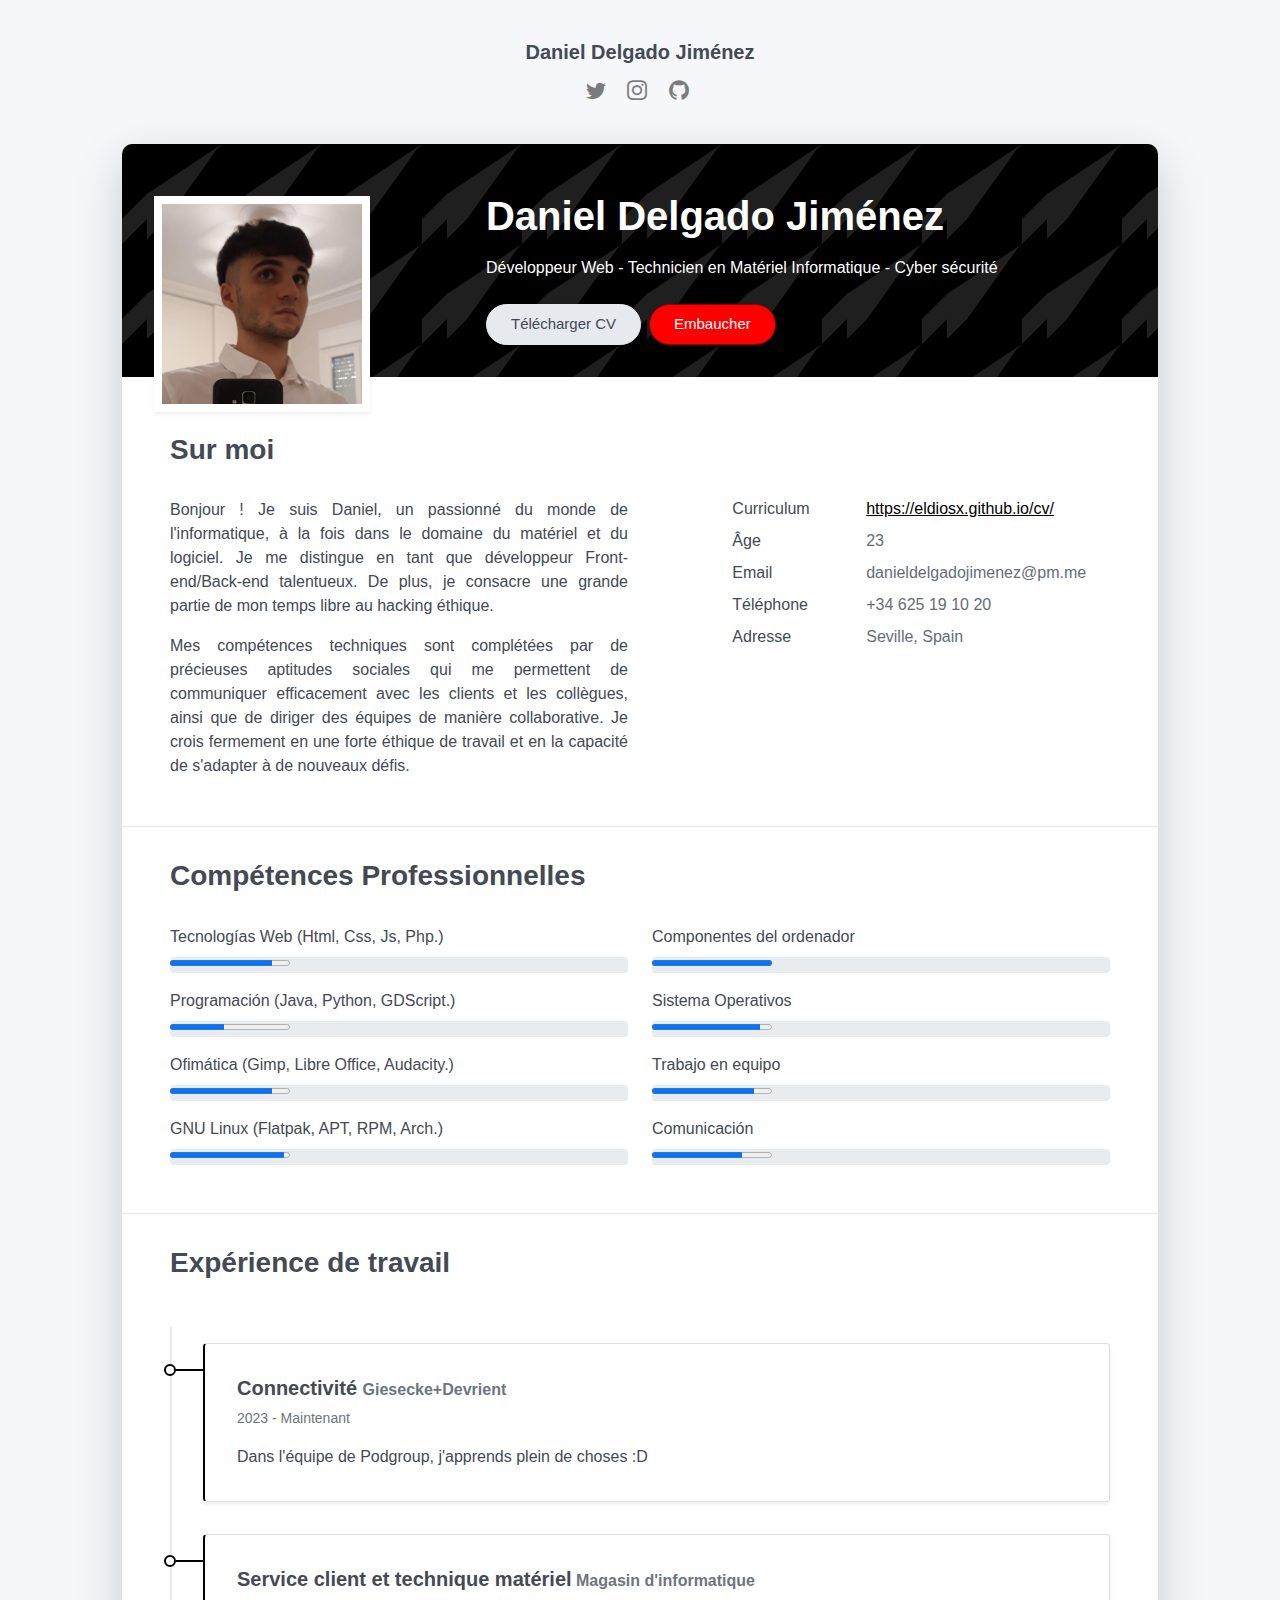
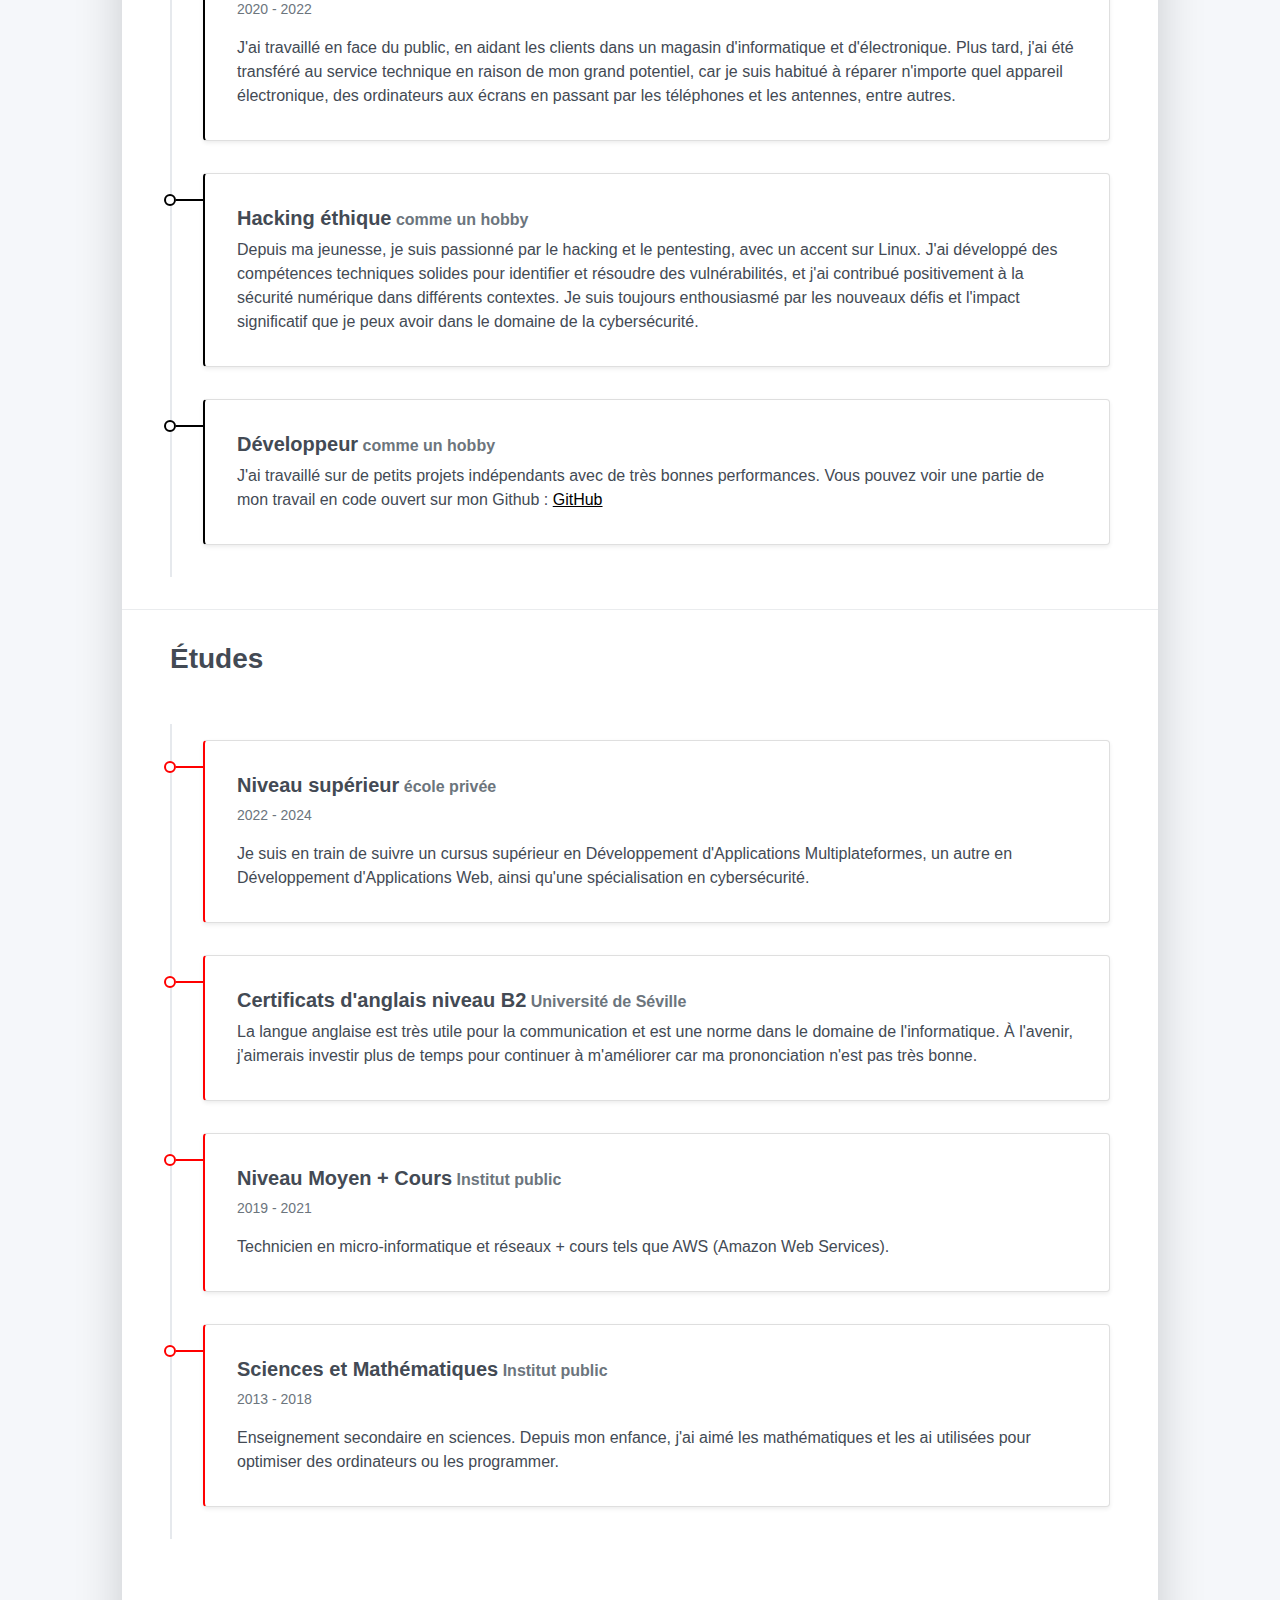
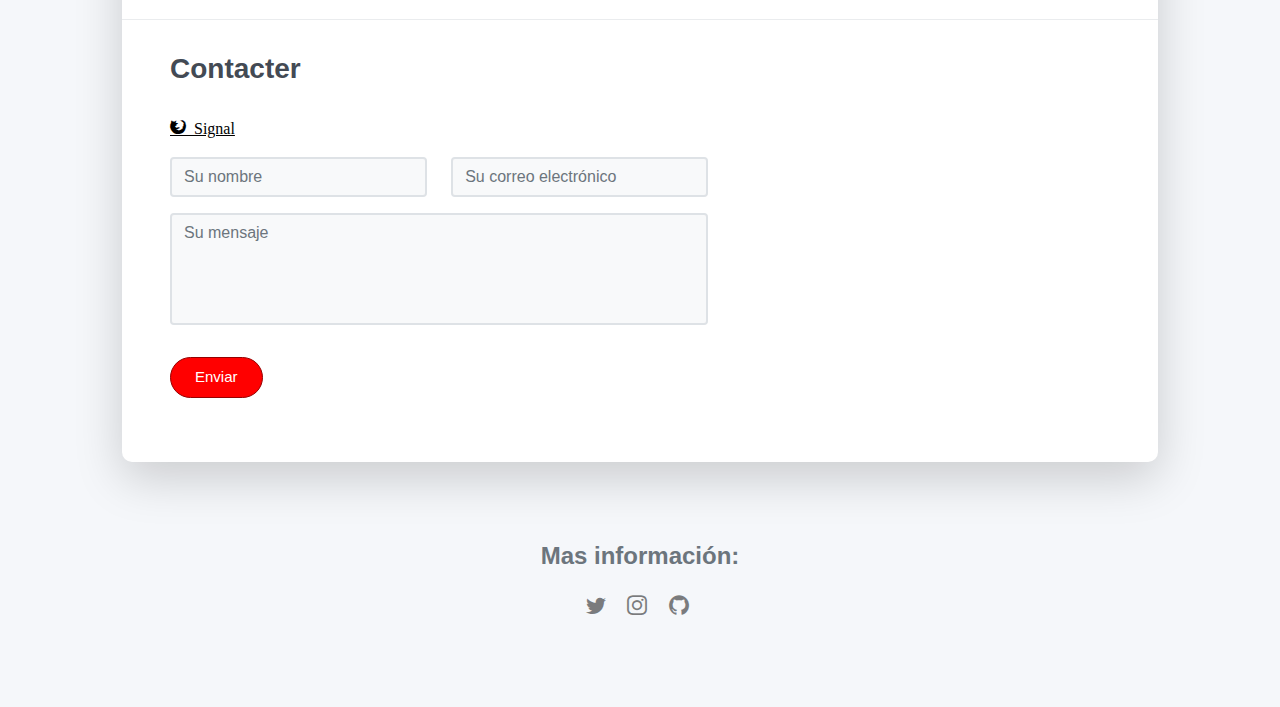
<file: html/fr.html>
<!DOCTYPE html>
<html lang="en-US">

<head>
  <meta charset="UTF-8">
  <meta http-equiv="X-UA-Compatible" content="IE=edge">
  <meta name="viewport" content="width=device-width, initial-scale=1">
  <title>Curriculum Vitae</title>
  <link href="../css/main.css" rel="stylesheet">
  <link href="../css/fonts.css" rel="stylesheet">
</head>

<body id="top">
  <header class="d-print-none">
    <div class="container text-center text-lg-left">
      <div class="py-3 clearfix">
        <h1 class="site-title mb-0">Daniel Delgado Jiménez</h1>
        <div class="site-nav">
          <nav>
            <ul class="nav justify-content-center">
              <li class="nav-item"><a class="nav-link" href="https://twitter.com/eldiosxLinux" title="Twitter"><i
                    class="icon-twitter"></i><span class="menu-title sr-only">&nbsp;</span></a>
              </li>
              <li class="nav-item"><a class="nav-link" href="https://www.instagram.com/eldiosx" title="Instagram"><i
                    class="icon-instagram"></i><span class="menu-title sr-only">&nbsp;</span></a>
              </li>
              <li class="nav-item"><a class="nav-link" href="https://github.com/eldiosx" title="Github"><i
                    class="icon-github"></i><span class="menu-title sr-only">&nbsp;</span></a>
              </li>
            </ul>
          </nav>
        </div>
      </div>
    </div>
  </header>
  <div class="page-content">
    <div class="container">
      <div class="cover shadow-lg bg-white">
        <div class="cover-bg p-3 p-lg-4 text-white">
          <div class="row">
            <div class="col-lg-4 col-md-5">
              <div class="avatar hover-effect bg-white shadow-sm p-1"><img src="../img/avatar2023.jpg" width="200"
                  height="200" alt="profile"></div>
            </div>
            <div class="col-lg-8 col-md-7 text-center text-md-start">
              <h2 class="h1 mt-2">Daniel Delgado Jiménez</h2>
              <p>Développeur Web - Technicien en Matériel Informatique -
                Cyber sécurité</p>
              <div class="d-print-none"><a class="btn btn-light text-dark shadow-sm mt-1 me-1"
                  href="../pdf/resume_en.pdf" target="_blank">Télécharger
                  CV</a><a class="btn btn-success shadow-sm mt-1" href="#contact">Embaucher</a></div>
            </div>
          </div>
        </div>
        <div class="about-section pt-4 px-3 px-lg-4 mt-1">
          <div class="row">
            <div class="col-md-6">
              <h2 class="h3 mb-3">Sur moi</h2>
              <p>Bonjour ! Je suis Daniel, un passionné du monde de l'informatique, à la fois dans le domaine du
                matériel et du logiciel. Je me distingue en tant que développeur Front-end/Back-end talentueux.
                De plus, je consacre une grande partie de mon temps libre au hacking éthique.</p>

              <p>Mes compétences techniques sont complétées par de précieuses aptitudes sociales qui me permettent de
                communiquer efficacement avec les clients et les collègues, ainsi que de diriger des équipes de manière
                collaborative. Je crois fermement en une forte éthique de travail et en la capacité de s'adapter à de
                nouveaux défis.</p>
            </div>
            <div class="col-md-5 offset-md-1">
              <br><br>
              <div class="row mt-2">
                <div class="col-sm-4">
                  <div class="pb-1">Curriculum</div>
                </div>
                <div class="col-sm-8">
                  <div class="pb-1 text-secondary"><a
                      href="https://eldiosx.github.io/cv/">https://eldiosx.github.io/cv/</a></div>
                </div>
                <div class="col-sm-4">
                  <div class="pb-1">Âge</div>
                </div>
                <div class="col-sm-8">
                  <div id="age" class="pb-1 text-secondary"></div>
                </div>
                <div class="col-sm-4">
                  <div class="pb-1">Email</div>
                </div>
                <div class="col-sm-8">
                  <div class="pb-1 text-secondary">danieldelgadojimenez@pm.me</div>
                </div>
                <div class="col-sm-4">
                  <div class="pb-1">Téléphone</div>
                </div>
                <div class="col-sm-8">
                  <div class="pb-1 text-secondary">+34 625 19 10 20</div>
                </div>
                <div class="col-sm-4">
                  <div class="pb-1">Adresse</div>
                </div>
                <div class="col-sm-8">
                  <div class="pb-1 text-secondary">Seville, Spain</div>
                </div>
              </div>
            </div>
          </div>
        </div>
        <hr class="d-print-none">
        <div class="skills-section px-3 px-lg-4">
          <h2 class="h3 mb-3">Compétences Professionnelles</h2>
          <div class="row">
            <div class="col-md-6">
              <div class="mb-2"><span>Tecnologías Web (Html, Css, Js, Php.)</span>
                <div class="progress my-1">
                  <progress class="progress-bar-primary" value="85" max="100"></progress>
                </div>
              </div>
              <div class="mb-2"><span>Programación (Java, Python, GDScript.)</span>
                <div class="progress my-1">
                  <progress class="progress-bar-primary" value="45" max="100"></progress>
                </div>
              </div>
              <div class="mb-2"><span>Ofimática (Gimp, Libre Office, Audacity.)</span>
                <div class="progress my-1">
                  <progress class="progress-bar-primary" value="85" max="100"></progress>
                </div>
              </div>
              <div class="mb-2"><span>GNU Linux (Flatpak, APT, RPM, Arch.)</span>
                <div class="progress my-1">
                  <progress class="progress-bar-primary" value="95" max="100"></progress>
                </div>
              </div>
            </div>
            <div class="col-md-6">
              <div class="mb-2"><span>Componentes del ordenador</span>
                <div class="progress my-1">
                  <progress class="progress-bar-general" value="100" max="100"></progress>
                </div>
              </div>
              <div class="mb-2"><span>Sistema Operativos</span>
                <div class="progress my-1">
                  <progress class="progress-bar-general" value="90" max="100"></progress>
                </div>
              </div>
              <div class="mb-2"><span>Trabajo en equipo</span>
                <div class="progress my-1">
                  <progress class="progress-bar-general" value="85" max="100"></progress>
                </div>
              </div>
              <div class="mb-2"><span>Comunicación</span>
                <div class="progress my-1">
                  <progress class="progress-bar-general" value="75" max="100"></progress>
                </div>
              </div>
            </div>
          </div>
        </div>
        <hr class="d-print-none">
        <div class="work-experience-section px-3 px-lg-4">
          <h2 class="h3 mb-4">Expérience de travail</h2>
          <div class="timeline">
            <div class="timeline-card timeline-card-primary card shadow-sm">
              <div class="card-body">
                <div class="h5 mb-1">Connectivité <span class="text-muted h6">Giesecke+Devrient</span>
                </div>
                <div class="text-muted text-small mb-2">2023 - Maintenant</div>
                <div>Dans l'équipe de Podgroup, j'apprends plein de choses :D</div>
              </div>
            </div>
            <div class="timeline-card timeline-card-primary card shadow-sm">
              <div class="card-body">
                <div class="h5 mb-1">Service client et technique matériel<span class="text-muted h6"> Magasin
                    d'informatique</span>
                </div>
                <div class="text-muted text-small mb-2">2020 - 2022</div>
                <div>J'ai travaillé en face du public, en aidant les clients dans un magasin d'informatique et
                  d'électronique. Plus tard, j'ai été transféré au service technique en raison de mon grand potentiel,
                  car je suis habitué à réparer n'importe quel appareil électronique, des ordinateurs aux écrans en
                  passant par les téléphones et les antennes, entre autres.</div>
              </div>
            </div>
            <div class="timeline-card timeline-card-primary card shadow-sm">
              <div class="card-body">
                <div class="h5 mb-1">Hacking éthique<span class="text-muted h6"> comme un hobby</span></div>
                <div>
                  Depuis ma jeunesse, je suis passionné par le hacking et le pentesting, avec un accent sur Linux. J'ai
                  développé des compétences techniques solides pour identifier et résoudre des vulnérabilités, et j'ai
                  contribué positivement à la sécurité numérique dans différents contextes. Je suis toujours
                  enthousiasmé par les nouveaux défis et l'impact significatif que je peux avoir dans le domaine de la
                  cybersécurité.
                </div>
              </div>
            </div>
            <div class="timeline-card timeline-card-primary card shadow-sm">
              <div class="card-body">
                <div class="h5 mb-1">Développeur<span class="text-muted h6"> comme un hobby</span>
                </div>
                <div>J'ai travaillé sur de petits projets indépendants avec de très bonnes performances. Vous pouvez
                  voir une partie de mon travail en code ouvert sur mon Github : <a
                    href="https://github.com/eldiosx">GitHub</a></div>
              </div>
            </div>
          </div>
        </div>
        <hr class="d-print-none">
        <div class="page-break"></div>
        <div class="education-section px-3 px-lg-4 pb-4">
          <h2 class="h3 mb-4">Études</h2>
          <div class="timeline">
            <div class="timeline-card timeline-card-success card shadow-sm">
              <div class="card-body">
                <div class="h5 mb-1">Niveau supérieur<span class="text-muted h6"> école privée</span></div>
                <div class="text-muted text-small mb-2">2022 - 2024</div>
                <div>Je suis en train de suivre un cursus supérieur en Développement d'Applications Multiplateformes, un
                  autre en Développement d'Applications Web, ainsi qu'une spécialisation en cybersécurité.
                </div>
              </div>
            </div>
            <div class="timeline-card timeline-card-success card shadow-sm">
              <div class="card-body">
                <div class="h5 mb-1">Certificats d'anglais niveau B2<span class="text-muted h6"> Université de
                    Séville</span></div>
                <div>La langue anglaise est très utile pour la communication et est une norme dans le domaine de
                  l'informatique. À l'avenir, j'aimerais investir plus de temps pour continuer à m'améliorer car ma
                  prononciation n'est pas très bonne.
                </div>
              </div>
            </div>
            <div class="timeline-card timeline-card-success card shadow-sm">
              <div class="card-body">
                <div class="h5 mb-1">Niveau Moyen + Cours<span class="text-muted h6"> Institut public</span></div>
                <div class="text-muted text-small mb-2">2019 - 2021</div>
                <div>Technicien en micro-informatique et réseaux + cours tels que AWS (Amazon Web Services).
                </div>
              </div>
            </div>
            <div class="timeline-card timeline-card-success card shadow-sm">
              <div class="card-body">
                <div class="h5 mb-1">Sciences et Mathématiques<span class="text-muted h6"> Institut public</span></div>
                <div class="text-muted text-small mb-2">2013 - 2018</div>
                <div>Enseignement secondaire en sciences. Depuis mon enfance, j'ai aimé les mathématiques et les ai
                  utilisées pour optimiser des ordinateurs ou les programmer.
                </div>
              </div>
            </div>
          </div>
        </div>
        <hr class="d-print-none">
        <div class="contant-section px-3 px-lg-4 pb-4" id="contact">
          <h2 class="h3 text mb-3">Contacter</h2>
          <div class="row">
            <a href="https://signal.me/#p/+34625191020">
              <span class="icon-firefox"> Signal</span>
            </a>
            <div class="col-md-7 d-print-none">
              <div class="my-2">
                <form action="mailto:danieldelgadojimenez@protonmail.com" method="POST" enctype="text/plain">
                  <div class="row">
                    <div class="col-6">
                      <input class="form-control" type="text" id="name" name="name" placeholder="Su nombre" required>
                    </div>
                    <div class="col-6">
                      <input class="form-control" type="email" id="email" name="_replyto"
                        placeholder="Su correo electrónico" required>
                    </div>
                  </div>
                  <div class="form-group my-2">
                    <textarea class="form-control" id="message" name="message" rows="4" placeholder="Su mensaje"
                      required></textarea>
                  </div>
                  <button class="btn btn-primary mt-2" type="submit">Enviar</button>
                </form>
              </div>
            </div>
            <div class="col d-none d-print-block">
              <div class="mt-2">
                <div>
                  <div class="mb-2">
                    <div class="text-dark"><i class="fab fa-email mr-1"></i><span>no</span>
                    </div>
                  </div>
                  <div class="mb-2">
                    <div class="text-dark"><i
                        class="fab fa-twitter mr-1"></i><span>https://twitter.com/eldiosx41020</span>
                    </div>
                  </div>
                  <div class="mb-2">
                    <div class="text-dark"><i
                        class="fab fa-instagram mr-1"></i><span>https://www.instagram.com/eldiosx</span>
                    </div>
                  </div>
                  <div class="mb-2">
                    <div class="text-dark"><i class="fab fa-github mr-1"></i><span>https://github.com/eldiosx</span>
                    </div>
                  </div>
                </div>
              </div>
            </div>
          </div>
        </div>
      </div>
    </div>
  </div>
  <footer class="pt-4 pb-4 text-muted text-center d-print-none">
    <div class="container">
      <div class="my-3">
        <div class="h4">Mas información:</div>
        <div class="footer-nav">
          <nav>
            <ul class="nav justify-content-center">
              <li class="nav-item"><a class="nav-link" href="https://twitter.com/eldiosxLinux" title="Twitter"><i
                    class="icon-twitter"></i><span class="menu-title sr-only">&nbsp;</span></a>
              </li>
              <li class="nav-item"><a class="nav-link" href="https://www.instagram.com/eldiosx" title="Instagram"><i
                    class="icon-instagram"></i><span class="menu-title sr-only">&nbsp;</span></a>
              </li>
              <li class="nav-item"><a class="nav-link" href="https://github.com/eldiosx" title="Github"><i
                    class="icon-github"></i><span class="menu-title sr-only">&nbsp;</span></a>
              </li>
            </ul>
          </nav>
        </div>
      </div>
    </div>
  </footer>
  <script src="../js/main.js"></script>
</body>

</html>
</file>
<file: css/main.css>
:root {
  --bs-font-sans-serif: "Roboto", -apple-system, BlinkMacSystemFont, "Segoe UI", Roboto, "Helvetica Neue", Arial, sans-serif, "Apple Color Emoji", "Segoe UI Emoji", "Segoe UI Symbol";
  --bs-font-monospace: SFMono-Regular, Menlo, Monaco, Consolas, "Liberation Mono", "Courier New", monospace;
  --bs-gradient: linear-gradient(180deg, rgba(255, 255, 255, 0.15), rgba(255, 255, 255, 0));
}

@media (prefers-reduced-motion: no-preference) {
  :root {
    scroll-behavior: smooth;
  }
}

body {
  margin: 0;
  font-family: var(--bs-font-sans-serif);
  font-size: 1rem;
  font-weight: 400;
  line-height: 1.5;
  color: #434A54;
  background-color: #F5F7FA;
  -webkit-text-size-adjust: 100%;
  -webkit-tap-highlight-color: rgba(0, 0, 0, 0);
}

[tabindex="-1"]:focus:not(:focus-visible) {
  outline: 0 !important;
}

.about-section {
  text-align: justify;
}

hr {
  margin: 2rem 0;
  color: #adb5bd;
  background-color: currentColor;
  border: 0;
  opacity: 0.25;
}

hr:not([size]) {
  height: 1px;
}

h1,
.h1,
h2,
.h2,
h3,
.h3,
.h4,
.h5,
.h6 {
  margin-top: 0;
  margin-bottom: 1rem;
  font-family: "Poppins", -apple-system, BlinkMacSystemFont, "Segoe UI", Roboto, "Helvetica Neue", Arial, sans-serif, "Apple Color Emoji", "Segoe UI Emoji", "Segoe UI Symbol";
  font-weight: 600;
  line-height: 1.2;
}

h1,
.h1 {
  font-size: calc(1.375rem + 1.5vw);
}

@media (min-width: 1200px) {

  h1,
  .h1 {
    font-size: 2.5rem;
  }
}

h2,
.h2 {
  font-size: calc(1.325rem + 0.9vw);
}

@media (min-width: 1200px) {

  h2,
  .h2 {
    font-size: 2rem;
  }
}

h3,
.h3 {
  font-size: calc(1.3rem + 0.6vw);
}

@media (min-width: 1200px) {

  h3,
  .h3 {
    font-size: 1.75rem;
  }
}

.h4 {
  font-size: calc(1.275rem + 0.3vw);
}

@media (min-width: 1200px) {

  .h4 {
    font-size: 1.5rem;
  }
}

.h5 {
  font-size: 1.25rem;
}

.h6 {
  font-size: 1rem;
}

p {
  margin-top: 0;
  margin-bottom: 1rem;
}

ol,
ul {
  padding-left: 2rem;
}

ol,
ul,
dl {
  margin-top: 0;
  margin-bottom: 1rem;
}

ol ol,
ul ul,
ol ul,
ul ol {
  margin-bottom: 0;
}

dt {
  font-weight: 700;
}

dd {
  margin-bottom: .5rem;
  margin-left: 0;
}

blockquote {
  margin: 0 0 1rem;
}

b,
strong {
  font-weight: bolder;
}

sub,
sup {
  position: relative;
  font-size: 0.75em;
  line-height: 0;
  vertical-align: baseline;
}

sub {
  bottom: -.25em;
}

sup {
  top: -.5em;
}

a {
  color: #000000;
  text-decoration: underline;
}

a:hover {
  color: #3b6eb0;
}

a:not([href]):not([class]),
a:not([href]):not([class]):hover {
  color: inherit;
  text-decoration: none;
}

a>code {
  color: inherit;
}

kbd {
  padding: 0.2rem 0.4rem;
  font-size: 0.875em;
  color: #fff;
  background-color: #212529;
  border-radius: 0.2rem;
}

img,
svg {
  vertical-align: middle;
}

th {
  text-align: inherit;
  text-align: -webkit-match-parent;
}

thead,
tbody,
tfoot,
tr,
td,
th {
  border-color: inherit;
  border-style: solid;
  border-width: 0;
}

label {
  display: inline-block;
}

button {
  border-radius: 0;
}

button:focus {
  outline: dotted 1px;
  outline: -webkit-focus-ring-color auto 5px;
}

input,
button,
select,
optgroup,
textarea {
  margin: 0;
  font-family: inherit;
  font-size: inherit;
  line-height: inherit;
}

button,
select {
  text-transform: none;
}

[role="button"] {
  cursor: pointer;
}

select {
  word-wrap: normal;
}

[list]::-webkit-calendar-picker-indicator {
  display: none;
}

button,
[type="button"],
[type="reset"],
[type="submit"] {
  -webkit-appearance: button;
}

button:not(:disabled),
[type="button"]:not(:disabled),
[type="reset"]:not(:disabled),
[type="submit"]:not(:disabled) {
  cursor: pointer;
}

::-moz-focus-inner {
  padding: 0;
  border-style: none;
}

textarea {
  resize: vertical;
}

fieldset {
  min-width: 0;
  padding: 0;
  margin: 0;
  border: 0;
}

legend {
  float: left;
  width: 100%;
  padding: 0;
  margin-bottom: 0.5rem;
  font-size: calc(1.275rem + 0.3vw);
  line-height: inherit;
}

@media (min-width: 1200px) {
  legend {
    font-size: 1.5rem;
  }
}

legend+* {
  clear: left;
}

::-webkit-datetime-edit-fields-wrapper,
::-webkit-datetime-edit-text,
::-webkit-datetime-edit-minute,
::-webkit-datetime-edit-hour-field,
::-webkit-datetime-edit-day-field,
::-webkit-datetime-edit-month-field,
::-webkit-datetime-edit-year-field {
  padding: 0;
}

::-webkit-inner-spin-button {
  height: auto;
}

[type="search"] {
  outline-offset: -2px;
  -webkit-appearance: textfield;
}

/* rtl:raw:
[type="tel"],
[type="url"],
[type="email"],
[type="number"] {
  direction: ltr;
}
*/
::-webkit-search-decoration {
  -webkit-appearance: none;
}

::-webkit-color-swatch-wrapper {
  padding: 0;
}

::file-selector-button {
  font: inherit;
}

::-webkit-file-upload-button {
  font: inherit;
  -webkit-appearance: button;
}

output {
  display: inline-block;
}

iframe {
  border: 0;
}

summary {
  display: list-item;
  cursor: pointer;
}

progress {
  vertical-align: baseline;
}

[hidden] {
  display: none !important;
}

.initialism {
  font-size: 0.875em;
  text-transform: uppercase;
}

.blockquote {
  margin-bottom: 2rem;
  font-size: 1.25rem;
}

.blockquote> :last-child {
  margin-bottom: 0;
}

.blockquote-footer {
  margin-top: -2rem;
  margin-bottom: 2rem;
  font-size: 0.875em;
  color: #6c757d;
}

.blockquote-footer::before {
  content: "\2014\00A0";
}

.img-fluid {
  max-width: 100%;
  height: auto;
}

.img-thumbnail {
  padding: 0.25rem;
  background-color: #F5F7FA;
  border: 1px solid #dee2e6;
  border-radius: 0.25rem;
  max-width: 100%;
  height: auto;
}

.container {
  width: 100%;
  padding-right: var(--bs-gutter-x, 0.75rem);
  padding-left: var(--bs-gutter-x, 0.75rem);
  margin-right: auto;
  margin-left: auto;
}

@media (min-width: 576px) {

  .container,
  .container-sm {
    max-width: 540px;
  }
}

@media (min-width: 768px) {

  .container,
  .container-sm,
  .container-md {
    max-width: 720px;
  }
}

@media (min-width: 992px) {

  .container,
  .container-sm,
  .container-md,
  .container-lg {
    max-width: 960px;
  }
}

@media (min-width: 1200px) {

  .container,
  .container-sm,
  .container-md,
  .container-lg,
  .container-xl {
    max-width: 1060px;
  }
}

.row {
  --bs-gutter-x: 1.5rem;
  --bs-gutter-y: 0;
  display: flex;
  flex-wrap: wrap;
  margin-top: calc(var(--bs-gutter-y) * -1);
  margin-right: calc(var(--bs-gutter-x) / -2);
  margin-left: calc(var(--bs-gutter-x) / -2);
}

.row>* {
  flex-shrink: 0;
  width: 100%;
  max-width: 100%;
  padding-right: calc(var(--bs-gutter-x) / 2);
  padding-left: calc(var(--bs-gutter-x) / 2);
  margin-top: var(--bs-gutter-y);
}

.col-6 {
  flex: 0 0 auto;
  width: 50%;
}


@media (min-width: 576px) {

  .col-sm-4 {
    flex: 0 0 auto;
    width: 33.33333%;
  }

  .col-sm-8 {
    flex: 0 0 auto;
    width: 66.66667%;
  }

}

@media (min-width: 768px) {

  .col-md-4 {
    flex: 0 0 auto;
    width: 33.33333%;
  }

  .col-md-5 {
    flex: 0 0 auto;
    width: 41.66667%;
  }

  .col-md-6 {
    flex: 0 0 auto;
    width: 50%;
  }

  .col-md-7 {
    flex: 0 0 auto;
    width: 58.33333%;
  }
}

@media (min-width: 992px) {

  .offset-md-1 {
    margin-left: 8.33333%;
  }

  .col-lg-4 {
    flex: 0 0 auto;
    width: 33.33333%;
  }

  .col-lg-8 {
    flex: 0 0 auto;
    width: 66.66667%;
  }

}

.form-control {
  display: block;
  width: 100%;
  padding: 0.375rem 0.75rem;
  font-size: 1rem;
  font-weight: 400;
  line-height: 1.5;
  color: #434A54;
  background-color: #f8f9fa;
  background-clip: padding-box;
  border: 2px solid #dee2e6;
  -webkit-appearance: none;
  -moz-appearance: none;
  appearance: none;
  border-radius: 0.25rem;
  transition: border-color 0.15s ease-in-out, box-shadow 0.15s ease-in-out;
}

@media (prefers-reduced-motion: reduce) {
  .form-control {
    transition: none;
  }
}

.form-control[type="file"] {
  overflow: hidden;
}

.form-control[type="file"]:not(:disabled):not([readonly]) {
  cursor: pointer;
}

.form-control:focus {
  color: #434A54;
  background-color: white;
  border-color: #a5c4ee;
  outline: 0;
  box-shadow: 0 0 0 0.25rem rgba(74, 137, 220, 0.25);
}

.form-control::-webkit-date-and-time-value {
  height: 1.5em;
}

.form-control::-moz-placeholder {
  color: #6c757d;
  opacity: 1;
}

.form-control:-ms-input-placeholder {
  color: #6c757d;
  opacity: 1;
}

.form-control::placeholder {
  color: #6c757d;
  opacity: 1;
}

.form-control:disabled,
.form-control[readonly] {
  background-color: #e9ecef;
  opacity: 1;
}

.form-control::file-selector-button {
  padding: 0.375rem 0.75rem;
  margin: -0.375rem -0.75rem;
  -webkit-margin-end: 0.75rem;
  margin-inline-end: 0.75rem;
  color: #434A54;
  background-color: #e9ecef;
  pointer-events: none;
  border-color: inherit;
  border-style: solid;
  border-width: 0;
  border-inline-end-width: 2px;
  border-radius: 0;
  transition: all 0.18s ease-in-out;
}

@media (prefers-reduced-motion: reduce) {
  .form-control::file-selector-button {
    transition: none;
  }
}

.form-control:hover:not(:disabled):not([readonly])::file-selector-button {
  background-color: #dde0e3;
}

.form-control::-webkit-file-upload-button {
  padding: 0.375rem 0.75rem;
  margin: -0.375rem -0.75rem;
  -webkit-margin-end: 0.75rem;
  margin-inline-end: 0.75rem;
  color: #434A54;
  background-color: #e9ecef;
  pointer-events: none;
  border-color: inherit;
  border-style: solid;
  border-width: 0;
  border-inline-end-width: 2px;
  border-radius: 0;
  -webkit-transition: all 0.18s ease-in-out;
  transition: all 0.18s ease-in-out;
}

@media (prefers-reduced-motion: reduce) {
  .form-control::-webkit-file-upload-button {
    -webkit-transition: none;
    transition: none;
  }
}

.form-control:hover:not(:disabled):not([readonly])::-webkit-file-upload-button {
  background-color: #dde0e3;
}

.form-control-plaintext {
  display: block;
  width: 100%;
  padding: 0.375rem 0;
  margin-bottom: 0;
  line-height: 1.5;
  color: #434A54;
  background-color: transparent;
  border: solid transparent;
  border-width: 2px 0;
}

.form-control-plaintext.form-control-sm,
.form-control-plaintext.form-control-lg {
  padding-right: 0;
  padding-left: 0;
}

.form-control-sm {
  min-height: calc(1.5em + 0.5rem + 4px);
  padding: 0.25rem 0.5rem;
  font-size: 0.875rem;
  border-radius: 0.2rem;
}

.form-control-sm::file-selector-button {
  padding: 0.25rem 0.5rem;
  margin: -0.25rem -0.5rem;
  -webkit-margin-end: 0.5rem;
  margin-inline-end: 0.5rem;
}

.form-control-sm::-webkit-file-upload-button {
  padding: 0.25rem 0.5rem;
  margin: -0.25rem -0.5rem;
  -webkit-margin-end: 0.5rem;
  margin-inline-end: 0.5rem;
}

.form-control-lg {
  min-height: calc(1.5em + 1rem + 4px);
  padding: 0.5rem 1rem;
  font-size: 1.25rem;
  border-radius: 0.3rem;
}

.form-control-lg::file-selector-button {
  padding: 0.5rem 1rem;
  margin: -0.5rem -1rem;
  -webkit-margin-end: 1rem;
  margin-inline-end: 1rem;
}

.form-control-lg::-webkit-file-upload-button {
  padding: 0.5rem 1rem;
  margin: -0.5rem -1rem;
  -webkit-margin-end: 1rem;
  margin-inline-end: 1rem;
}

textarea.form-control {
  min-height: calc(1.5em + 0.75rem + 4px);
  resize: none;
}

textarea.form-control-sm {
  min-height: calc(1.5em + 0.5rem + 4px);
}

textarea.form-control-lg {
  min-height: calc(1.5em + 1rem + 4px);
}

.form-control-color {
  max-width: 3rem;
  height: auto;
  padding: 0.375rem;
}

.form-control-color:not(:disabled):not([readonly]) {
  cursor: pointer;
}

.form-control-color::-moz-color-swatch {
  height: 1.5em;
  border-radius: 0.25rem;
}

.form-control-color::-webkit-color-swatch {
  height: 1.5em;
  border-radius: 0.25rem;
}

.btn-check {
  position: absolute;
  clip: rect(0, 0, 0, 0);
  pointer-events: none;
}

.btn-check[disabled]+.btn,
.btn-check:disabled+.btn {
  pointer-events: none;
  filter: none;
  opacity: 0.65;
}

.form-floating>.form-control::-moz-placeholder {
  color: transparent;
}

.form-floating>.form-control:-ms-input-placeholder {
  color: transparent;
}

.form-floating>.form-control::placeholder {
  color: transparent;
}

.form-floating>.form-control:not(:-moz-placeholder-shown) {
  padding-top: 1.625rem;
  padding-bottom: 0.625rem;
}

.form-floating>.form-control:not(:-ms-input-placeholder) {
  padding-top: 1.625rem;
  padding-bottom: 0.625rem;
}

.form-floating>.form-control:focus,
.form-floating>.form-control:not(:placeholder-shown) {
  padding-top: 1.625rem;
  padding-bottom: 0.625rem;
}

.form-floating>.form-control:-webkit-autofill {
  padding-top: 1.625rem;
  padding-bottom: 0.625rem;
}

.form-floating>.form-control:not(:-moz-placeholder-shown)~label {
  opacity: 0.65;
  transform: scale(0.85) translateY(-0.5rem) translateX(0.15rem);
}

.form-floating>.form-control:not(:-ms-input-placeholder)~label {
  opacity: 0.65;
  transform: scale(0.85) translateY(-0.5rem) translateX(0.15rem);
}

.form-floating>.form-control:focus~label,
.form-floating>.form-control:not(:placeholder-shown)~label {
  opacity: 0.65;
  transform: scale(0.85) translateY(-0.5rem) translateX(0.15rem);
}

.form-floating>.form-control:-webkit-autofill~label {
  opacity: 0.65;
  transform: scale(0.85) translateY(-0.5rem) translateX(0.15rem);
}

.input-group {
  position: relative;
  display: flex;
  flex-wrap: wrap;
  align-items: stretch;
  width: 100%;
}

.input-group>.form-control {
  position: relative;
  flex: 1 1 auto;
  width: 1%;
  min-width: 0;
}

.input-group>.form-control:focus {
  z-index: 3;
}

.input-group .btn {
  position: relative;
  z-index: 2;
}

.input-group .btn:focus {
  z-index: 3;
}

.input-group-text {
  display: flex;
  align-items: center;
  padding: 0.375rem 0.75rem;
  font-size: 1rem;
  font-weight: 400;
  line-height: 1.5;
  color: #434A54;
  text-align: center;
  white-space: nowrap;
  background-color: #e9ecef;
  border: 2px solid #dee2e6;
  border-radius: 0.25rem;
}

.input-group-lg>.form-control,
.input-group-lg>.form-select,
.input-group-lg>.input-group-text,
.input-group-lg>.btn {
  padding: 0.5rem 1rem;
  font-size: 1.25rem;
  border-radius: 0.3rem;
}

.input-group-sm>.form-control,
.input-group-sm>.form-select,
.input-group-sm>.input-group-text,
.input-group-sm>.btn {
  padding: 0.25rem 0.5rem;
  font-size: 0.875rem;
  border-radius: 0.2rem;
}

.input-group:not(.has-validation)> :not(:last-child):not(.dropdown-toggle):not(.dropdown-menu),
.input-group:not(.has-validation)>.dropdown-toggle:nth-last-child(n + 3) {
  border-top-right-radius: 0;
  border-bottom-right-radius: 0;
}

.input-group.has-validation> :nth-last-child(n + 3):not(.dropdown-toggle):not(.dropdown-menu),
.input-group.has-validation>.dropdown-toggle:nth-last-child(n + 4) {
  border-top-right-radius: 0;
  border-bottom-right-radius: 0;
}

.input-group> :not(:first-child):not(.dropdown-menu):not(.valid-tooltip):not(.valid-feedback):not(.invalid-tooltip):not(.invalid-feedback) {
  margin-left: -2px;
  border-top-left-radius: 0;
  border-bottom-left-radius: 0;
}

.was-validated :valid~.valid-feedback,
.was-validated :valid~.valid-tooltip,
.is-valid~.valid-feedback,
.is-valid~.valid-tooltip {
  display: block;
}

.was-validated .form-control:valid,
.form-control.is-valid {
  border-color: #37BC9B;
  padding-right: calc(1.5em + 0.75rem);
  background-image: url("data:image/svg+xml,%3csvg xmlns='http://www.w3.org/2000/svg' viewBox='0 0 8 8'%3e%3cpath fill='%2337BC9B' d='M2.3 6.73L.6 4.53c-.4-1.04.46-1.4 1.1-.8l1.1 1.4 3.4-3.8c.6-.63 1.6-.27 1.2.7l-4 4.6c-.43.5-.8.4-1.1.1z'/%3e%3c/svg%3e");
  background-repeat: no-repeat;
  background-position: right calc(0.375em + 0.1875rem) center;
  background-size: calc(0.75em + 0.375rem) calc(0.75em + 0.375rem);
}

.was-validated .form-control:valid:focus,
.form-control.is-valid:focus {
  border-color: #37BC9B;
  box-shadow: 0 0 0 0.25rem rgba(55, 188, 155, 0.25);
}

.was-validated textarea.form-control:valid,
textarea.form-control.is-valid {
  padding-right: calc(1.5em + 0.75rem);
  background-position: top calc(0.375em + 0.1875rem) right calc(0.375em + 0.1875rem);
}

.was-validated .form-select:valid,
.form-select.is-valid {
  border-color: #37BC9B;
  padding-right: calc(0.75em + 2.3125rem);
  background-image: url("data:image/svg+xml,%3csvg xmlns='http://www.w3.org/2000/svg' viewBox='0 0 16 16'%3e%3cpath fill='none' stroke='%23343a40' stroke-linecap='round' stroke-linejoin='round' stroke-width='2' d='M2 5l6 6 6-6'/%3e%3c/svg%3e"), url("data:image/svg+xml,%3csvg xmlns='http://www.w3.org/2000/svg' viewBox='0 0 8 8'%3e%3cpath fill='%2337BC9B' d='M2.3 6.73L.6 4.53c-.4-1.04.46-1.4 1.1-.8l1.1 1.4 3.4-3.8c.6-.63 1.6-.27 1.2.7l-4 4.6c-.43.5-.8.4-1.1.1z'/%3e%3c/svg%3e");
  background-position: right 0.75rem center, center right 1.75rem;
  background-size: 16px 12px, calc(0.75em + 0.375rem) calc(0.75em + 0.375rem);
}

.was-validated .form-select:valid:focus,
.form-select.is-valid:focus {
  border-color: #37BC9B;
  box-shadow: 0 0 0 0.25rem rgba(55, 188, 155, 0.25);
}

.was-validated .form-check-input:valid,
.form-check-input.is-valid {
  border-color: #37BC9B;
}

.was-validated .form-check-input:valid:checked,
.form-check-input.is-valid:checked {
  background-color: #37BC9B;
}

.was-validated .form-check-input:valid:focus,
.form-check-input.is-valid:focus {
  box-shadow: 0 0 0 0.25rem rgba(55, 188, 155, 0.25);
}

.was-validated :invalid~.invalid-feedback,
.was-validated :invalid~.invalid-tooltip,
.is-invalid~.invalid-feedback,
.is-invalid~.invalid-tooltip {
  display: block;
}

.was-validated .form-control:invalid,
.form-control.is-invalid {
  border-color: #E9573F;
  padding-right: calc(1.5em + 0.75rem);
  background-image: url("data:image/svg+xml,%3csvg xmlns='http://www.w3.org/2000/svg' viewBox='0 0 12 12' width='12' height='12' fill='none' stroke='%23E9573F'%3e%3ccircle cx='6' cy='6' r='4.5'/%3e%3cpath stroke-linejoin='round' d='M5.8 3.6h.4L6 6.5z'/%3e%3ccircle cx='6' cy='8.2' r='.6' fill='%23E9573F' stroke='none'/%3e%3c/svg%3e");
  background-repeat: no-repeat;
  background-position: right calc(0.375em + 0.1875rem) center;
  background-size: calc(0.75em + 0.375rem) calc(0.75em + 0.375rem);
}

.was-validated .form-control:invalid:focus,
.form-control.is-invalid:focus {
  border-color: #E9573F;
  box-shadow: 0 0 0 0.25rem rgba(233, 87, 63, 0.25);
}

.was-validated textarea.form-control:invalid,
textarea.form-control.is-invalid {
  padding-right: calc(1.5em + 0.75rem);
  background-position: top calc(0.375em + 0.1875rem) right calc(0.375em + 0.1875rem);
}

.was-validated .form-select:invalid,
.form-select.is-invalid {
  border-color: #E9573F;
  padding-right: calc(0.75em + 2.3125rem);
  background-image: url("data:image/svg+xml,%3csvg xmlns='http://www.w3.org/2000/svg' viewBox='0 0 16 16'%3e%3cpath fill='none' stroke='%23343a40' stroke-linecap='round' stroke-linejoin='round' stroke-width='2' d='M2 5l6 6 6-6'/%3e%3c/svg%3e"), url("data:image/svg+xml,%3csvg xmlns='http://www.w3.org/2000/svg' viewBox='0 0 12 12' width='12' height='12' fill='none' stroke='%23E9573F'%3e%3ccircle cx='6' cy='6' r='4.5'/%3e%3cpath stroke-linejoin='round' d='M5.8 3.6h.4L6 6.5z'/%3e%3ccircle cx='6' cy='8.2' r='.6' fill='%23E9573F' stroke='none'/%3e%3c/svg%3e");
  background-position: right 0.75rem center, center right 1.75rem;
  background-size: 16px 12px, calc(0.75em + 0.375rem) calc(0.75em + 0.375rem);
}

.was-validated .form-select:invalid:focus,
.form-select.is-invalid:focus {
  border-color: #E9573F;
  box-shadow: 0 0 0 0.25rem rgba(233, 87, 63, 0.25);
}

.was-validated .form-check-input:invalid,
.form-check-input.is-invalid {
  border-color: #E9573F;
}

.was-validated .form-check-input:invalid:checked,
.form-check-input.is-invalid:checked {
  background-color: #E9573F;
}

.was-validated .form-check-input:invalid:focus,
.form-check-input.is-invalid:focus {
  box-shadow: 0 0 0 0.25rem rgba(233, 87, 63, 0.25);
}

.was-validated .form-check-input:invalid~.form-check-label,
.form-check-input.is-invalid~.form-check-label {
  color: #E9573F;
}

.form-check-inline .form-check-input~.invalid-feedback {
  margin-left: .5em;
}

.btn {
  display: inline-block;
  font-weight: 400;
  line-height: 1.5;
  color: #434A54;
  text-align: center;
  text-decoration: none;
  vertical-align: middle;
  cursor: pointer;
  -webkit-user-select: none;
  -moz-user-select: none;
  -ms-user-select: none;
  user-select: none;
  background-color: transparent;
  border: 1px solid transparent;
  padding: 0.5rem 1.5rem;
  font-size: 1rem;
  border-radius: 3rem;
  transition: all 0.18s ease-in-out;
}

@media (prefers-reduced-motion: reduce) {
  .btn {
    transition: none;
  }
}

.btn:hover {
  color: #434A54;
}

.btn-check:focus+.btn,
.btn:focus {
  outline: 0;
  box-shadow: 0 0 0 0.25rem rgba(74, 137, 220, 0.25);
}

.btn:disabled,
.btn.disabled,
fieldset:disabled .btn {
  pointer-events: none;
  opacity: 0.65;
}

.btn-primary {
  color: #fff;
  background-color: #FF0000;
  border-color: #950101;
}

.btn-primary:hover {
  color: #fff;
  background-color: #950101;
  border-color: #3D0000;
}

.btn-check:focus+.btn-primary,
.btn-primary:focus {
  color: #fff;
  background-color: #950101;
  border-color: #3D0000;
  box-shadow: 0 0 0 0.25rem rgba(225, 101, 101, 0.5);
}

.btn-check:checked+.btn-primary,
.btn-check:active+.btn-primary,
.btn-primary:active,
.btn-primary.active,
.show>.btn-primary.dropdown-toggle {
  color: #fff;
  background-color: #950101;
  border-color: #3D0000;
}

.btn-check:checked+.btn-primary:focus,
.btn-check:active+.btn-primary:focus,
.btn-primary:active:focus,
.btn-primary.active:focus,
.show>.btn-primary.dropdown-toggle:focus {
  box-shadow: 0 0 0 0.25rem rgba(225, 101, 101, 0.5);
}

.btn-primary:disabled,
.btn-primary.disabled {
  color: #fff;
  background-color: #000000;
  border-color: #000000;
}

.btn-secondary {
  color: #fff;
  background-color: #656D78;
  border-color: #656D78;
}

.btn-secondary:hover {
  color: #fff;
  background-color: #565d66;
  border-color: #515760;
}

.btn-check:focus+.btn-secondary,
.btn-secondary:focus {
  color: #fff;
  background-color: #565d66;
  border-color: #515760;
  box-shadow: 0 0 0 0.25rem rgba(124, 131, 140, 0.5);
}

.btn-check:checked+.btn-secondary,
.btn-check:active+.btn-secondary,
.btn-secondary:active,
.btn-secondary.active,
.show>.btn-secondary.dropdown-toggle {
  color: #fff;
  background-color: #515760;
  border-color: #4c525a;
}

.btn-check:checked+.btn-secondary:focus,
.btn-check:active+.btn-secondary:focus,
.btn-secondary:active:focus,
.btn-secondary.active:focus,
.show>.btn-secondary.dropdown-toggle:focus {
  box-shadow: 0 0 0 0.25rem rgba(124, 131, 140, 0.5);
}

.btn-secondary:disabled,
.btn-secondary.disabled {
  color: #fff;
  background-color: #656D78;
  border-color: #656D78;
}

.btn-success {
  color: #fff;
  background-color: #FF0000;
  border-color: #950101;
}

.btn-success:hover {
  color: #fff;
  background-color: #950101;
  border-color: #3D0000;
}

.btn-check:focus+.btn-success,
.btn-success:focus {
  color: #fff;
  background-color: #950101;
  border-color: #3D0000;
  box-shadow: 0 0 0 0.25rem rgba(198, 85, 85, 0.5);
}

.btn-check:checked+.btn-success,
.btn-check:active+.btn-success,
.btn-success:active,
.btn-success.active,
.show>.btn-success.dropdown-toggle {
  color: #fff;
  background-color: #2c967c;
  border-color: #298d74;
}

.btn-check:checked+.btn-success:focus,
.btn-check:active+.btn-success:focus,
.btn-success:active:focus,
.btn-success.active:focus,
.show>.btn-success.dropdown-toggle:focus {
  box-shadow: 0 0 0 0.25rem rgba(198, 85, 85, 0.5);
}

.btn-success:disabled,
.btn-success.disabled {
  color: #fff;
  background-color: #37BC9B;
  border-color: #37BC9B;
}

.btn-info {
  color: #fff;
  background-color: #3BAFDA;
  border-color: #3BAFDA;
}

.btn-info:hover {
  color: #fff;
  background-color: #3295b9;
  border-color: #2f8cae;
}

.btn-check:focus+.btn-info,
.btn-info:focus {
  color: #fff;
  background-color: #3295b9;
  border-color: #2f8cae;
  box-shadow: 0 0 0 0.25rem rgba(224, 88, 88, 0.5);
}

.btn-check:checked+.btn-info,
.btn-check:active+.btn-info,
.btn-info:active,
.btn-info.active,
.show>.btn-info.dropdown-toggle {
  color: #fff;
  background-color: #2f8cae;
  border-color: #2c83a4;
}

.btn-check:checked+.btn-info:focus,
.btn-check:active+.btn-info:focus,
.btn-info:active:focus,
.btn-info.active:focus,
.show>.btn-info.dropdown-toggle:focus {
  box-shadow: 0 0 0 0.25rem rgba(224, 88, 88, 0.5);
}

.btn-info:disabled,
.btn-info.disabled {
  color: #fff;
  background-color: #3BAFDA;
  border-color: #3BAFDA;
}

.btn-warning {
  color: #000;
  background-color: #F6BB42;
  border-color: #F6BB42;
}

.btn-warning:hover {
  color: #000;
  background-color: #f7c55e;
  border-color: #f7c255;
}

.btn-check:focus+.btn-warning,
.btn-warning:focus {
  color: #000;
  background-color: #f7c55e;
  border-color: #f7c255;
  box-shadow: 0 0 0 0.25rem rgba(209, 159, 56, 0.5);
}

.btn-check:checked+.btn-warning,
.btn-check:active+.btn-warning,
.btn-warning:active,
.btn-warning.active,
.show>.btn-warning.dropdown-toggle {
  color: #000;
  background-color: #f8c968;
  border-color: #f7c255;
}

.btn-check:checked+.btn-warning:focus,
.btn-check:active+.btn-warning:focus,
.btn-warning:active:focus,
.btn-warning.active:focus,
.show>.btn-warning.dropdown-toggle:focus {
  box-shadow: 0 0 0 0.25rem rgba(209, 159, 56, 0.5);
}

.btn-warning:disabled,
.btn-warning.disabled {
  color: #000;
  background-color: #F6BB42;
  border-color: #F6BB42;
}

.btn-danger {
  color: #fff;
  background-color: #E9573F;
  border-color: #E9573F;
}

.btn-danger:hover {
  color: #fff;
  background-color: #c64a36;
  border-color: #ba4632;
}

.btn-check:focus+.btn-danger,
.btn-danger:focus {
  color: #fff;
  background-color: #c64a36;
  border-color: #ba4632;
  box-shadow: 0 0 0 0.25rem rgba(236, 112, 92, 0.5);
}

.btn-check:checked+.btn-danger,
.btn-check:active+.btn-danger,
.btn-danger:active,
.btn-danger.active,
.show>.btn-danger.dropdown-toggle {
  color: #fff;
  background-color: #ba4632;
  border-color: #af412f;
}

.btn-check:checked+.btn-danger:focus,
.btn-check:active+.btn-danger:focus,
.btn-danger:active:focus,
.btn-danger.active:focus,
.show>.btn-danger.dropdown-toggle:focus {
  box-shadow: 0 0 0 0.25rem rgba(236, 112, 92, 0.5);
}

.btn-danger:disabled,
.btn-danger.disabled {
  color: #fff;
  background-color: #E9573F;
  border-color: #E9573F;
}

.btn-light {
  color: #000;
  background-color: #E6E9ED;
  border-color: #E6E9ED;
}

.btn-light:hover {
  color: #000;
  background-color: #eaecf0;
  border-color: #e9ebef;
}

.btn-check:focus+.btn-light,
.btn-light:focus {
  color: #000;
  background-color: #eaecf0;
  border-color: #e9ebef;
  box-shadow: 0 0 0 0.25rem rgba(196, 198, 201, 0.5);
}

.btn-check:checked+.btn-light,
.btn-check:active+.btn-light,
.btn-light:active,
.btn-light.active,
.show>.btn-light.dropdown-toggle {
  color: #000;
  background-color: #ebedf1;
  border-color: #e9ebef;
}

.btn-check:checked+.btn-light:focus,
.btn-check:active+.btn-light:focus,
.btn-light:active:focus,
.btn-light.active:focus,
.show>.btn-light.dropdown-toggle:focus {
  box-shadow: 0 0 0 0.25rem rgba(196, 198, 201, 0.5);
}

.btn-light:disabled,
.btn-light.disabled {
  color: #000;
  background-color: #E6E9ED;
  border-color: #E6E9ED;
}

.btn-dark {
  color: #fff;
  background-color: #434A54;
  border-color: #434A54;
}

.btn-dark:hover {
  color: #fff;
  background-color: #393f47;
  border-color: #363b43;
}

.btn-check:focus+.btn-dark,
.btn-dark:focus {
  color: #fff;
  background-color: #393f47;
  border-color: #363b43;
  box-shadow: 0 0 0 0.25rem rgba(95, 101, 110, 0.5);
}

.btn-check:checked+.btn-dark,
.btn-check:active+.btn-dark,
.btn-dark:active,
.btn-dark.active,
.show>.btn-dark.dropdown-toggle {
  color: #fff;
  background-color: #363b43;
  border-color: #32383f;
}

.btn-check:checked+.btn-dark:focus,
.btn-check:active+.btn-dark:focus,
.btn-dark:active:focus,
.btn-dark.active:focus,
.show>.btn-dark.dropdown-toggle:focus {
  box-shadow: 0 0 0 0.25rem rgba(95, 101, 110, 0.5);
}

.btn-dark:disabled,
.btn-dark.disabled {
  color: #fff;
  background-color: #434A54;
  border-color: #434A54;
}

.btn-outline-primary {
  color: #000000;
  border-color: #000000;
}

.btn-outline-primary:hover {
  color: #fff;
  background-color: #000000;
  border-color: #000000;
}

.btn-check:focus+.btn-outline-primary,
.btn-outline-primary:focus {
  box-shadow: 0 0 0 0.25rem rgba(74, 137, 220, 0.5);
}

.btn-check:checked+.btn-outline-primary,
.btn-check:active+.btn-outline-primary,
.btn-outline-primary:active,
.btn-outline-primary.active,
.btn-outline-primary.dropdown-toggle.show {
  color: #fff;
  background-color: #000000;
  border-color: #000000;
}

.btn-check:checked+.btn-outline-primary:focus,
.btn-check:active+.btn-outline-primary:focus,
.btn-outline-primary:active:focus,
.btn-outline-primary.active:focus,
.btn-outline-primary.dropdown-toggle.show:focus {
  box-shadow: 0 0 0 0.25rem rgba(74, 137, 220, 0.5);
}

.btn-outline-primary:disabled,
.btn-outline-primary.disabled {
  color: #000000;
  background-color: transparent;
}

.btn-outline-secondary {
  color: #656D78;
  border-color: #656D78;
}

.btn-outline-secondary:hover {
  color: #fff;
  background-color: #656D78;
  border-color: #656D78;
}

.btn-check:focus+.btn-outline-secondary,
.btn-outline-secondary:focus {
  box-shadow: 0 0 0 0.25rem rgba(101, 109, 120, 0.5);
}

.btn-check:checked+.btn-outline-secondary,
.btn-check:active+.btn-outline-secondary,
.btn-outline-secondary:active,
.btn-outline-secondary.active,
.btn-outline-secondary.dropdown-toggle.show {
  color: #fff;
  background-color: #656D78;
  border-color: #656D78;
}

.btn-check:checked+.btn-outline-secondary:focus,
.btn-check:active+.btn-outline-secondary:focus,
.btn-outline-secondary:active:focus,
.btn-outline-secondary.active:focus,
.btn-outline-secondary.dropdown-toggle.show:focus {
  box-shadow: 0 0 0 0.25rem rgba(101, 109, 120, 0.5);
}

.btn-outline-secondary:disabled,
.btn-outline-secondary.disabled {
  color: #656D78;
  background-color: transparent;
}

.btn-outline-success {
  color: #37BC9B;
  border-color: #37BC9B;
}

.btn-outline-success:hover {
  color: #fff;
  background-color: #37BC9B;
  border-color: #37BC9B;
}

.btn-check:focus+.btn-outline-success,
.btn-outline-success:focus {
  box-shadow: 0 0 0 0.25rem rgba(55, 188, 155, 0.5);
}

.btn-check:checked+.btn-outline-success,
.btn-check:active+.btn-outline-success,
.btn-outline-success:active,
.btn-outline-success.active,
.btn-outline-success.dropdown-toggle.show {
  color: #fff;
  background-color: #37BC9B;
  border-color: #37BC9B;
}

.btn-check:checked+.btn-outline-success:focus,
.btn-check:active+.btn-outline-success:focus,
.btn-outline-success:active:focus,
.btn-outline-success.active:focus,
.btn-outline-success.dropdown-toggle.show:focus {
  box-shadow: 0 0 0 0.25rem rgba(55, 188, 155, 0.5);
}

.btn-outline-success:disabled,
.btn-outline-success.disabled {
  color: #37BC9B;
  background-color: transparent;
}

.btn-outline-info {
  color: #3BAFDA;
  border-color: #3BAFDA;
}

.btn-outline-info:hover {
  color: #fff;
  background-color: #3BAFDA;
  border-color: #3BAFDA;
}

.btn-check:focus+.btn-outline-info,
.btn-outline-info:focus {
  box-shadow: 0 0 0 0.25rem rgba(59, 175, 218, 0.5);
}

.btn-check:checked+.btn-outline-info,
.btn-check:active+.btn-outline-info,
.btn-outline-info:active,
.btn-outline-info.active,
.btn-outline-info.dropdown-toggle.show {
  color: #fff;
  background-color: #3BAFDA;
  border-color: #3BAFDA;
}

.btn-check:checked+.btn-outline-info:focus,
.btn-check:active+.btn-outline-info:focus,
.btn-outline-info:active:focus,
.btn-outline-info.active:focus,
.btn-outline-info.dropdown-toggle.show:focus {
  box-shadow: 0 0 0 0.25rem rgba(59, 175, 218, 0.5);
}

.btn-outline-info:disabled,
.btn-outline-info.disabled {
  color: #3BAFDA;
  background-color: transparent;
}

.btn-outline-warning {
  color: #F6BB42;
  border-color: #F6BB42;
}

.btn-outline-warning:hover {
  color: #000;
  background-color: #F6BB42;
  border-color: #F6BB42;
}

.btn-check:focus+.btn-outline-warning,
.btn-outline-warning:focus {
  box-shadow: 0 0 0 0.25rem rgba(246, 187, 66, 0.5);
}

.btn-check:checked+.btn-outline-warning,
.btn-check:active+.btn-outline-warning,
.btn-outline-warning:active,
.btn-outline-warning.active,
.btn-outline-warning.dropdown-toggle.show {
  color: #000;
  background-color: #F6BB42;
  border-color: #F6BB42;
}

.btn-check:checked+.btn-outline-warning:focus,
.btn-check:active+.btn-outline-warning:focus,
.btn-outline-warning:active:focus,
.btn-outline-warning.active:focus,
.btn-outline-warning.dropdown-toggle.show:focus {
  box-shadow: 0 0 0 0.25rem rgba(246, 187, 66, 0.5);
}

.btn-outline-warning:disabled,
.btn-outline-warning.disabled {
  color: #F6BB42;
  background-color: transparent;
}

.btn-outline-danger {
  color: #E9573F;
  border-color: #E9573F;
}

.btn-outline-danger:hover {
  color: #fff;
  background-color: #E9573F;
  border-color: #E9573F;
}

.btn-check:focus+.btn-outline-danger,
.btn-outline-danger:focus {
  box-shadow: 0 0 0 0.25rem rgba(233, 87, 63, 0.5);
}

.btn-check:checked+.btn-outline-danger,
.btn-check:active+.btn-outline-danger,
.btn-outline-danger:active,
.btn-outline-danger.active,
.btn-outline-danger.dropdown-toggle.show {
  color: #fff;
  background-color: #E9573F;
  border-color: #E9573F;
}

.btn-check:checked+.btn-outline-danger:focus,
.btn-check:active+.btn-outline-danger:focus,
.btn-outline-danger:active:focus,
.btn-outline-danger.active:focus,
.btn-outline-danger.dropdown-toggle.show:focus {
  box-shadow: 0 0 0 0.25rem rgba(233, 87, 63, 0.5);
}

.btn-outline-danger:disabled,
.btn-outline-danger.disabled {
  color: #E9573F;
  background-color: transparent;
}

.btn-outline-light {
  color: #E6E9ED;
  border-color: #E6E9ED;
}

.btn-outline-light:hover {
  color: #000;
  background-color: #E6E9ED;
  border-color: #E6E9ED;
}

.btn-check:focus+.btn-outline-light,
.btn-outline-light:focus {
  box-shadow: 0 0 0 0.25rem rgba(230, 233, 237, 0.5);
}

.btn-check:checked+.btn-outline-light,
.btn-check:active+.btn-outline-light,
.btn-outline-light:active,
.btn-outline-light.active,
.btn-outline-light.dropdown-toggle.show {
  color: #000;
  background-color: #E6E9ED;
  border-color: #E6E9ED;
}

.btn-check:checked+.btn-outline-light:focus,
.btn-check:active+.btn-outline-light:focus,
.btn-outline-light:active:focus,
.btn-outline-light.active:focus,
.btn-outline-light.dropdown-toggle.show:focus {
  box-shadow: 0 0 0 0.25rem rgba(230, 233, 237, 0.5);
}

.btn-outline-light:disabled,
.btn-outline-light.disabled {
  color: #E6E9ED;
  background-color: transparent;
}

.btn-outline-dark {
  color: #434A54;
  border-color: #434A54;
}

.btn-outline-dark:hover {
  color: #fff;
  background-color: #434A54;
  border-color: #434A54;
}

.btn-check:focus+.btn-outline-dark,
.btn-outline-dark:focus {
  box-shadow: 0 0 0 0.25rem rgba(67, 74, 84, 0.5);
}

.btn-check:checked+.btn-outline-dark,
.btn-check:active+.btn-outline-dark,
.btn-outline-dark:active,
.btn-outline-dark.active,
.btn-outline-dark.dropdown-toggle.show {
  color: #fff;
  background-color: #434A54;
  border-color: #434A54;
}

.btn-check:checked+.btn-outline-dark:focus,
.btn-check:active+.btn-outline-dark:focus,
.btn-outline-dark:active:focus,
.btn-outline-dark.active:focus,
.btn-outline-dark.dropdown-toggle.show:focus {
  box-shadow: 0 0 0 0.25rem rgba(67, 74, 84, 0.5);
}

.btn-outline-dark:disabled,
.btn-outline-dark.disabled {
  color: #434A54;
  background-color: transparent;
}

.btn-link {
  font-weight: 400;
  color: #000000;
  text-decoration: underline;
}

.btn-link:hover {
  color: #3b6eb0;
}

.btn-link:disabled,
.btn-link.disabled {
  color: #6c757d;
}

.btn-lg,
.btn-group-lg>.btn {
  padding: 0.5rem 1rem;
  font-size: 1.25rem;
  border-radius: 0.3rem;
}

.btn-sm,
.btn-group-sm>.btn {
  padding: 0.25rem 0.5rem;
  font-size: 0.875rem;
  border-radius: 0.2rem;
}

.fade {
  transition: opacity 0.15s linear;
}

@media (prefers-reduced-motion: reduce) {
  .fade {
    transition: none;
  }
}

.fade:not(.show) {
  opacity: 0;
}

.collapse:not(.show) {
  display: none;
}

.collapsing {
  height: 0;
  overflow: hidden;
  transition: height 0.35s ease;
}

@media (prefers-reduced-motion: reduce) {
  .collapsing {
    transition: none;
  }
}

.dropup,
.dropend,
.dropdown,
.dropstart {
  position: relative;
}

.dropdown-toggle {
  white-space: nowrap;
}

.dropdown-toggle::after {
  display: inline-block;
  margin-left: 0.255em;
  vertical-align: 0.255em;
  content: "";
  border-top: 0.3em solid;
  border-right: 0.3em solid transparent;
  border-bottom: 0;
  border-left: 0.3em solid transparent;
}

.dropdown-toggle:empty::after {
  margin-left: 0;
}

.dropdown-menu {
  position: absolute;
  top: 100%;
  left: 0;
  z-index: 1000;
  display: none;
  min-width: 10rem;
  padding: 0.5rem 0;
  margin: 0.125rem 0 0;
  font-size: 1rem;
  color: #434A54;
  text-align: left;
  list-style: none;
  background-color: #fff;
  background-clip: padding-box;
  border: 1px solid rgba(0, 0, 0, 0.15);
  border-radius: 0.25rem;
}

.dropdown-menu[style] {
  right: auto !important;
}

.dropdown-menu-start {
  --bs-position: start;
  right: auto
    /* rtl:ignore */
  ;
  left: 0
    /* rtl:ignore */
  ;
}

.dropdown-menu-end {
  --bs-position: end;
  right: 0
    /* rtl:ignore */
  ;
  left: auto
    /* rtl:ignore */
  ;
}

@media (min-width: 576px) {
  .dropdown-menu-sm-start {
    --bs-position: start;
    right: auto
      /* rtl:ignore */
    ;
    left: 0
      /* rtl:ignore */
    ;
  }

  .dropdown-menu-sm-end {
    --bs-position: end;
    right: 0
      /* rtl:ignore */
    ;
    left: auto
      /* rtl:ignore */
    ;
  }
}

@media (min-width: 768px) {
  .dropdown-menu-md-start {
    --bs-position: start;
    right: auto
      /* rtl:ignore */
    ;
    left: 0
      /* rtl:ignore */
    ;
  }

  .dropdown-menu-md-end {
    --bs-position: end;
    right: 0
      /* rtl:ignore */
    ;
    left: auto
      /* rtl:ignore */
    ;
  }
}

@media (min-width: 992px) {
  .dropdown-menu-lg-start {
    --bs-position: start;
    right: auto
      /* rtl:ignore */
    ;
    left: 0
      /* rtl:ignore */
    ;
  }

  .dropdown-menu-lg-end {
    --bs-position: end;
    right: 0
      /* rtl:ignore */
    ;
    left: auto
      /* rtl:ignore */
    ;
  }
}

@media (min-width: 1200px) {
  .dropdown-menu-xl-start {
    --bs-position: start;
    right: auto
      /* rtl:ignore */
    ;
    left: 0
      /* rtl:ignore */
    ;
  }

  .dropdown-menu-xl-end {
    --bs-position: end;
    right: 0
      /* rtl:ignore */
    ;
    left: auto
      /* rtl:ignore */
    ;
  }
}

.dropup .dropdown-menu {
  top: auto;
  bottom: 100%;
  margin-top: 0;
  margin-bottom: 0.125rem;
}

.dropup .dropdown-toggle::after {
  display: inline-block;
  margin-left: 0.255em;
  vertical-align: 0.255em;
  content: "";
  border-top: 0;
  border-right: 0.3em solid transparent;
  border-bottom: 0.3em solid;
  border-left: 0.3em solid transparent;
}

.dropup .dropdown-toggle:empty::after {
  margin-left: 0;
}

.dropend .dropdown-menu {
  top: 0;
  right: auto;
  left: 100%;
  margin-top: 0;
  margin-left: 0.125rem;
}

.dropend .dropdown-toggle::after {
  display: inline-block;
  margin-left: 0.255em;
  vertical-align: 0.255em;
  content: "";
  border-top: 0.3em solid transparent;
  border-right: 0;
  border-bottom: 0.3em solid transparent;
  border-left: 0.3em solid;
}

.dropend .dropdown-toggle:empty::after {
  margin-left: 0;
}

.dropend .dropdown-toggle::after {
  vertical-align: 0;
}

.dropstart .dropdown-menu {
  top: 0;
  right: 100%;
  left: auto;
  margin-top: 0;
  margin-right: 0.125rem;
}

.dropstart .dropdown-toggle::after {
  display: inline-block;
  margin-left: 0.255em;
  vertical-align: 0.255em;
  content: "";
}

.dropstart .dropdown-toggle::after {
  display: none;
}

.dropstart .dropdown-toggle::before {
  display: inline-block;
  margin-right: 0.255em;
  vertical-align: 0.255em;
  content: "";
  border-top: 0.3em solid transparent;
  border-right: 0.3em solid;
  border-bottom: 0.3em solid transparent;
}

.dropstart .dropdown-toggle:empty::after {
  margin-left: 0;
}

.dropstart .dropdown-toggle::before {
  vertical-align: 0;
}

.dropdown-divider {
  height: 0;
  margin: 1rem 0;
  overflow: hidden;
  border-top: 1px solid rgba(0, 0, 0, 0.15);
}

.dropdown-item {
  display: block;
  width: 100%;
  padding: 0.5rem 2rem;
  clear: both;
  font-weight: 400;
  color: #212529;
  text-align: inherit;
  text-decoration: none;
  white-space: nowrap;
  background-color: transparent;
  border: 0;
}

.dropdown-item:hover,
.dropdown-item:focus {
  color: #1e2125;
  background-color: #f8f9fa;
}

.dropdown-item.active,
.dropdown-item:active {
  color: #fff;
  text-decoration: none;
  background-color: #000000;
}

.dropdown-item.disabled,
.dropdown-item:disabled {
  color: #6c757d;
  pointer-events: none;
  background-color: transparent;
}

.dropdown-menu.show {
  display: block;
}

.dropdown-header {
  display: block;
  padding: 0.5rem 2rem;
  margin-bottom: 0;
  font-size: 0.875rem;
  color: #6c757d;
  white-space: nowrap;
}

.dropdown-item-text {
  display: block;
  padding: 0.5rem 2rem;
  color: #212529;
}

.dropdown-menu-dark {
  color: #dee2e6;
  background-color: #343a40;
  border-color: rgba(0, 0, 0, 0.15);
}

.dropdown-menu-dark .dropdown-item {
  color: #dee2e6;
}

.dropdown-menu-dark .dropdown-item:hover,
.dropdown-menu-dark .dropdown-item:focus {
  color: #fff;
  background-color: rgba(255, 255, 255, 0.15);
}

.dropdown-menu-dark .dropdown-item.active,
.dropdown-menu-dark .dropdown-item:active {
  color: #fff;
  background-color: #000000;
}

.dropdown-menu-dark .dropdown-item.disabled,
.dropdown-menu-dark .dropdown-item:disabled {
  color: #adb5bd;
}

.dropdown-menu-dark .dropdown-divider {
  border-color: rgba(0, 0, 0, 0.15);
}

.dropdown-menu-dark .dropdown-item-text {
  color: #dee2e6;
}

.dropdown-menu-dark .dropdown-header {
  color: #adb5bd;
}

.btn-group,
.btn-group-vertical {
  position: relative;
  display: inline-flex;
  vertical-align: middle;
}

.btn-group>.btn,
.btn-group-vertical>.btn {
  position: relative;
  flex: 1 1 auto;
}

.btn-group>.btn-check:checked+.btn,
.btn-group>.btn-check:focus+.btn,
.btn-group>.btn:hover,
.btn-group>.btn:focus,
.btn-group>.btn:active,
.btn-group>.btn.active,
.btn-group-vertical>.btn-check:checked+.btn,
.btn-group-vertical>.btn-check:focus+.btn,
.btn-group-vertical>.btn:hover,
.btn-group-vertical>.btn:focus,
.btn-group-vertical>.btn:active,
.btn-group-vertical>.btn.active {
  z-index: 1;
}

.btn-toolbar {
  display: flex;
  flex-wrap: wrap;
  justify-content: flex-start;
}

.btn-toolbar .input-group {
  width: auto;
}

.btn-group>.btn:not(:first-child),
.btn-group>.btn-group:not(:first-child) {
  margin-left: -1px;
}

.btn-group>.btn:not(:last-child):not(.dropdown-toggle),
.btn-group>.btn-group:not(:last-child)>.btn {
  border-top-right-radius: 0;
  border-bottom-right-radius: 0;
}

.btn-group>.btn:nth-child(n + 3),
.btn-group> :not(.btn-check)+.btn,
.btn-group>.btn-group:not(:first-child)>.btn {
  border-top-left-radius: 0;
  border-bottom-left-radius: 0;
}

.dropdown-toggle-split {
  padding-right: 1.125rem;
  padding-left: 1.125rem;
}

.dropdown-toggle-split::after,
.dropup .dropdown-toggle-split::after,
.dropend .dropdown-toggle-split::after {
  margin-left: 0;
}

.dropstart .dropdown-toggle-split::before {
  margin-right: 0;
}

.btn-sm+.dropdown-toggle-split,
.btn-group-sm>.btn+.dropdown-toggle-split {
  padding-right: 0.375rem;
  padding-left: 0.375rem;
}

.btn-lg+.dropdown-toggle-split,
.btn-group-lg>.btn+.dropdown-toggle-split {
  padding-right: 0.75rem;
  padding-left: 0.75rem;
}

.btn-group-vertical {
  flex-direction: column;
  align-items: flex-start;
  justify-content: center;
}

.btn-group-vertical>.btn,
.btn-group-vertical>.btn-group {
  width: 100%;
}

.btn-group-vertical>.btn:not(:first-child),
.btn-group-vertical>.btn-group:not(:first-child) {
  margin-top: -1px;
}

.btn-group-vertical>.btn:not(:last-child):not(.dropdown-toggle),
.btn-group-vertical>.btn-group:not(:last-child)>.btn {
  border-bottom-right-radius: 0;
  border-bottom-left-radius: 0;
}

.btn-group-vertical>.btn~.btn,
.btn-group-vertical>.btn-group:not(:first-child)>.btn {
  border-top-left-radius: 0;
  border-top-right-radius: 0;
}

.nav {
  display: flex;
  flex-wrap: wrap;
  padding-left: 0;
  margin-bottom: 0;
  list-style: none;
}

.nav-link {
  display: block;
  padding: 0.5rem 1rem;
  text-decoration: none;
  transition: color 0.15s ease-in-out, background-color 0.15s ease-in-out, border-color 0.15s ease-in-out;
}

@media (prefers-reduced-motion: reduce) {
  .nav-link {
    transition: none;
  }
}

.nav-link.disabled {
  color: #6c757d;
  pointer-events: none;
  cursor: default;
}

.nav-tabs {
  border-bottom: 1px solid #dee2e6;
}

.nav-tabs .nav-link {
  margin-bottom: -1px;
  border: 1px solid transparent;
  border-top-left-radius: 0.25rem;
  border-top-right-radius: 0.25rem;
}

.nav-tabs .nav-link:hover,
.nav-tabs .nav-link:focus {
  border-color: #e9ecef #e9ecef #dee2e6;
}

.nav-tabs .nav-link.disabled {
  color: #6c757d;
  background-color: transparent;
  border-color: transparent;
}

.nav-tabs .nav-link.active,
.nav-tabs .nav-item.show .nav-link {
  color: #495057;
  background-color: #F5F7FA;
  border-color: #dee2e6 #dee2e6 #F5F7FA;
}

.nav-tabs .dropdown-menu {
  margin-top: -1px;
  border-top-left-radius: 0;
  border-top-right-radius: 0;
}

.nav-pills .nav-link {
  border-radius: 0.25rem;
}

.nav-pills .nav-link.active,
.nav-pills .show>.nav-link {
  color: #fff;
  background-color: #000000;
}

.nav-fill>.nav-link,
.nav-fill .nav-item {
  flex: 1 1 auto;
  text-align: center;
}

.nav-justified>.nav-link,
.nav-justified .nav-item {
  flex-basis: 0;
  flex-grow: 1;
  text-align: center;
}

.tab-content>.tab-pane {
  display: none;
}

.tab-content>.active {
  display: block;
}

@media (min-width: 1400px) {

  .navbar-nav .nav-link {
    padding-right: 0.5rem;
    padding-left: 0.5rem;
  }
}

.navbar-expand .navbar-nav .nav-link {
  padding-right: 0.5rem;
  padding-left: 0.5rem;
}

.navbar-dark .navbar-nav .nav-link {
  color: rgba(255, 255, 255, 0.55);
}

.navbar-dark .navbar-nav .nav-link:hover,
.navbar-dark .navbar-nav .nav-link:focus {
  color: rgba(255, 255, 255, 0.75);
}

.navbar-dark .navbar-nav .nav-link.disabled {
  color: rgba(255, 255, 255, 0.25);
}

.navbar-dark .navbar-nav .show>.nav-link,
.navbar-dark .navbar-nav .nav-link.active {
  color: #fff;
}

.card {
  position: relative;
  display: flex;
  flex-direction: column;
  min-width: 0;
  word-wrap: break-word;
  background-color: #fff;
  background-clip: border-box;
  border: 1px solid rgba(0, 0, 0, 0.125);
  border-radius: 0.25rem;
}

.card>hr {
  margin-right: 0;
  margin-left: 0;
}

.card>.list-group {
  border-top: inherit;
  border-bottom: inherit;
}

.card>.list-group:first-child {
  border-top-width: 0;
  border-top-left-radius: calc(0.25rem - 1px);
  border-top-right-radius: calc(0.25rem - 1px);
}

.card>.list-group:last-child {
  border-bottom-width: 0;
  border-bottom-right-radius: calc(0.25rem - 1px);
  border-bottom-left-radius: calc(0.25rem - 1px);
}

.card>.card-header+.list-group,
.card>.list-group+.card-footer {
  border-top: 0;
}

.card-body {
  flex: 1 1 auto;
  padding: 2rem 2rem;
}

.card-title {
  margin-bottom: 1rem;
}

.card-subtitle {
  margin-top: -0.5rem;
  margin-bottom: 0;
}

.card-text:last-child {
  margin-bottom: 0;
}

.card-link:hover {
  text-decoration: none;
}

.card-link+.card-link {
  margin-left: 2rem
    /* rtl:ignore */
  ;
}

.card-footer {
  padding: 1rem 2rem;
  background-color: rgba(0, 0, 0, 0.03);
  border-top: 1px solid rgba(0, 0, 0, 0.125);
}

.card-footer:last-child {
  border-radius: 0 0 calc(0.25rem - 1px) calc(0.25rem - 1px);
}

.card-img-overlay {
  position: absolute;
  top: 0;
  right: 0;
  bottom: 0;
  left: 0;
  padding: 2rem;
  border-radius: calc(0.25rem - 1px);
}

.card-img,
.card-img-top,
.card-img-bottom {
  width: 100%;
}

.card-img,
.card-img-top {
  border-top-left-radius: calc(0.25rem - 1px);
  border-top-right-radius: calc(0.25rem - 1px);
}

.card-img,
.card-img-bottom {
  border-bottom-right-radius: calc(0.25rem - 1px);
  border-bottom-left-radius: calc(0.25rem - 1px);
}

.card-group>.card {
  margin-bottom: 0.75rem;
}

@media (min-width: 576px) {
  .card-group {
    display: flex;
    flex-flow: row wrap;
  }

  .card-group>.card {
    flex: 1 0 0%;
    margin-bottom: 0;
  }

  .card-group>.card+.card {
    margin-left: 0;
    border-left: 0;
  }

  .card-group>.card:not(:last-child) {
    border-top-right-radius: 0;
    border-bottom-right-radius: 0;
  }

  .card-group>.card:not(:last-child) .card-img-top,
  .card-group>.card:not(:last-child) .card-header {
    border-top-right-radius: 0;
  }

  .card-group>.card:not(:last-child) .card-img-bottom,
  .card-group>.card:not(:last-child) .card-footer {
    border-bottom-right-radius: 0;
  }

  .card-group>.card:not(:first-child) {
    border-top-left-radius: 0;
    border-bottom-left-radius: 0;
  }

  .card-group>.card:not(:first-child) .card-img-top,
  .card-group>.card:not(:first-child) .card-header {
    border-top-left-radius: 0;
  }

  .card-group>.card:not(:first-child) .card-img-bottom,
  .card-group>.card:not(:first-child) .card-footer {
    border-bottom-left-radius: 0;
  }
}

.accordion-button {
  position: relative;
  display: flex;
  align-items: center;
  width: 100%;
  padding: 1rem 1.25rem;
  font-size: 1rem;
  color: #434A54;
  background-color: transparent;
  border: 1px solid rgba(0, 0, 0, 0.125);
  border-radius: 0;
  overflow-anchor: none;
  transition: all 0.18s ease-in-out, border-radius 0.15s ease;
}

@media (prefers-reduced-motion: reduce) {
  .accordion-button {
    transition: none;
  }
}

.accordion-button.collapsed {
  border-bottom-width: 0;
}

.accordion-button:not(.collapsed) {
  color: #437bc6;
  background-color: #edf3fc;
}

.accordion-button:not(.collapsed)::after {
  background-image: url("data:image/svg+xml,%3csvg xmlns='http://www.w3.org/2000/svg' viewBox='0 0 16 16' fill='%23437bc6'%3e%3cpath fill-rule='evenodd' d='M1.646 4.646a.5.5 0 0 1 .708 0L8 10.293l5.646-5.647a.5.5 0 0 1 .708.708l-6 6a.5.5 0 0 1-.708 0l-6-6a.5.5 0 0 1 0-.708z'/%3e%3c/svg%3e");
  transform: rotate(180deg);
}

.accordion-button::after {
  flex-shrink: 0;
  width: 1.25rem;
  height: 1.25rem;
  margin-left: auto;
  content: "";
  background-image: url("data:image/svg+xml,%3csvg xmlns='http://www.w3.org/2000/svg' viewBox='0 0 16 16' fill='%23434A54'%3e%3cpath fill-rule='evenodd' d='M1.646 4.646a.5.5 0 0 1 .708 0L8 10.293l5.646-5.647a.5.5 0 0 1 .708.708l-6 6a.5.5 0 0 1-.708 0l-6-6a.5.5 0 0 1 0-.708z'/%3e%3c/svg%3e");
  background-repeat: no-repeat;
  background-size: 1.25rem;
  transition: transform 0.2s ease-in-out;
}

@media (prefers-reduced-motion: reduce) {
  .accordion-button::after {
    transition: none;
  }
}

.accordion-button:hover {
  z-index: 2;
}

.accordion-button:focus {
  z-index: 3;
  border-color: #a5c4ee;
  outline: 0;
  box-shadow: 0 0 0 0.25rem rgba(74, 137, 220, 0.25);
}

.accordion-header {
  margin-bottom: 0;
}

.accordion-item:first-of-type .accordion-button {
  border-top-left-radius: 0.25rem;
  border-top-right-radius: 0.25rem;
}

.accordion-item:last-of-type .accordion-button.collapsed {
  border-bottom-width: 1px;
  border-bottom-right-radius: 0.25rem;
  border-bottom-left-radius: 0.25rem;
}

.accordion-item:last-of-type .accordion-collapse {
  border-bottom-width: 1px;
  border-bottom-right-radius: 0.25rem;
  border-bottom-left-radius: 0.25rem;
}

.accordion-collapse {
  border: solid rgba(0, 0, 0, 0.125);
  border-width: 0 1px;
}

.accordion-body {
  padding: 1rem 1.25rem;
}

.accordion-flush .accordion-button {
  border-right: 0;
  border-left: 0;
  border-radius: 0;
}

.accordion-flush .accordion-collapse {
  border-width: 0;
}

.accordion-flush .accordion-item:first-of-type .accordion-button {
  border-top-width: 0;
  border-top-left-radius: 0;
  border-top-right-radius: 0;
}

.accordion-flush .accordion-item:last-of-type .accordion-button.collapsed {
  border-bottom-width: 0;
  border-bottom-right-radius: 0;
  border-bottom-left-radius: 0;
}

.breadcrumb {
  display: flex;
  flex-wrap: wrap;
  padding: 0 0;
  margin-bottom: 1rem;
  list-style: none;
}

.breadcrumb-item+.breadcrumb-item {
  padding-left: 0.5rem;
}

.breadcrumb-item+.breadcrumb-item::before {
  float: left;
  padding-right: 0.5rem;
  color: #6c757d;
  content: var(--bs-breadcrumb-divider, "/")
    /* rtl: var(--bs-breadcrumb-divider, "/") */
  ;
}

.breadcrumb-item.active {
  color: #6c757d;
}

.pagination {
  display: flex;
  padding-left: 0;
  list-style: none;
}

.page-link {
  position: relative;
  display: block;
  color: #000000;
  text-decoration: none;
  background-color: #fff;
  border: 1px solid #dee2e6;
  transition: color 0.15s ease-in-out, background-color 0.15s ease-in-out, border-color 0.15s ease-in-out, box-shadow 0.15s ease-in-out;
}

@media (prefers-reduced-motion: reduce) {
  .page-link {
    transition: none;
  }
}

.page-link:hover {
  z-index: 2;
  color: #3b6eb0;
  background-color: #e9ecef;
  border-color: #dee2e6;
}

.page-link:focus {
  z-index: 3;
  color: #3b6eb0;
  background-color: #e9ecef;
  outline: 0;
  box-shadow: 0 0 0 0.25rem rgba(74, 137, 220, 0.25);
}

.page-item:not(:first-child) .page-link {
  margin-left: -1px;
}

.page-item.active .page-link {
  z-index: 3;
  color: #fff;
  background-color: #000000;
  border-color: #000000;
}

.page-item.disabled .page-link {
  color: #6c757d;
  pointer-events: none;
  background-color: #fff;
  border-color: #dee2e6;
}

.page-link {
  padding: 0.375rem 0.75rem;
}

.page-item:first-child .page-link {
  border-top-left-radius: 0.25rem;
  border-bottom-left-radius: 0.25rem;
}

.page-item:last-child .page-link {
  border-top-right-radius: 0.25rem;
  border-bottom-right-radius: 0.25rem;
}

.pagination-lg .page-link {
  padding: 0.75rem 1.5rem;
  font-size: 1.25rem;
}

.pagination-lg .page-item:first-child .page-link {
  border-top-left-radius: 0.3rem;
  border-bottom-left-radius: 0.3rem;
}

.pagination-lg .page-item:last-child .page-link {
  border-top-right-radius: 0.3rem;
  border-bottom-right-radius: 0.3rem;
}

.pagination-sm .page-link {
  padding: 0.25rem 0.5rem;
  font-size: 0.875rem;
}

.pagination-sm .page-item:first-child .page-link {
  border-top-left-radius: 0.2rem;
  border-bottom-left-radius: 0.2rem;
}

.pagination-sm .page-item:last-child .page-link {
  border-top-right-radius: 0.2rem;
  border-bottom-right-radius: 0.2rem;
}

.badge {
  display: inline-block;
  padding: 0.35em 0.65em;
  font-size: 0.75em;
  font-weight: 700;
  line-height: 1;
  color: #fff;
  text-align: center;
  white-space: nowrap;
  vertical-align: baseline;
  border-radius: 0.25rem;
}

.badge:empty {
  display: none;
}

.btn .badge {
  position: relative;
  top: -1px;
}

.btn-close {
  position: absolute;
  top: 0;
  right: 0;
  z-index: 2;
  padding: 2.5rem 2rem;
}

@-webkit-keyframes progress-bar-stripes {
  0% {
    background-position-x: 1rem;
  }
}

@keyframes progress-bar-stripes {
  0% {
    background-position-x: 1rem;
  }
}

.progress {
  display: flex;
  height: 1rem;
  overflow: hidden;
  font-size: 0.75rem;
  background-color: #e9ecef;
  border-radius: 0.25rem;
}

.progress-bar {
  display: flex;
  flex-direction: column;
  justify-content: center;
  overflow: hidden;
  color: #fff;
  text-align: center;
  white-space: nowrap;
  background-color: #000000;
  transition: width 0.6s ease;
}

@media (prefers-reduced-motion: reduce) {
  .progress-bar {
    transition: none;
  }
}

.progress-bar-striped {
  background-image: linear-gradient(45deg, rgba(255, 255, 255, 0.15) 25%, transparent 25%, transparent 50%, rgba(255, 255, 255, 0.15) 50%, rgba(255, 255, 255, 0.15) 75%, transparent 75%, transparent);
  background-size: 1rem 1rem;
}

.progress-bar-animated {
  -webkit-animation: 1s linear infinite progress-bar-stripes;
  animation: 1s linear infinite progress-bar-stripes;
}

@media (prefers-reduced-motion: reduce) {
  .progress-bar-animated {
    -webkit-animation: none;
    animation: none;
  }
}

.btn-close {
  box-sizing: content-box;
  width: 1em;
  height: 1em;
  padding: 0.25em 0.25em;
  color: #000;
  background: transparent url("data:image/svg+xml,%3csvg xmlns='http://www.w3.org/2000/svg' viewBox='0 0 16 16' fill='%23000'%3e%3cpath d='M.293.293a1 1 0 011.414 0L8 6.586 14.293.293a1 1 0 111.414 1.414L9.414 8l6.293 6.293a1 1 0 01-1.414 1.414L8 9.414l-6.293 6.293a1 1 0 01-1.414-1.414L6.586 8 .293 1.707a1 1 0 010-1.414z'/%3e%3c/svg%3e") center/1em auto no-repeat;
  border: 0;
  border-radius: 0.25rem;
  opacity: 0.5;
}

.btn-close:hover {
  color: #000;
  text-decoration: none;
  opacity: 0.75;
}

.btn-close:focus {
  outline: none;
  box-shadow: 0 0 0 0.25rem rgba(74, 137, 220, 0.25);
  opacity: 1;
}

.btn-close:disabled,
.btn-close.disabled {
  pointer-events: none;
  -webkit-user-select: none;
  -moz-user-select: none;
  -ms-user-select: none;
  user-select: none;
  opacity: 0.25;
}

.btn-close-white {
  filter: invert(1) grayscale(100%) brightness(200%);
}

@-webkit-keyframes spinner-border {
  to {
    transform: rotate(360deg)
      /* rtl:ignore */
    ;
  }
}

@keyframes spinner-border {
  to {
    transform: rotate(360deg)
      /* rtl:ignore */
    ;
  }
}

.spinner-border {
  display: inline-block;
  width: 2rem;
  height: 2rem;
  vertical-align: text-bottom;
  border: 0.25em solid currentColor;
  border-right-color: transparent;
  border-radius: 50%;
  -webkit-animation: 0.75s linear infinite spinner-border;
  animation: 0.75s linear infinite spinner-border;
}

.spinner-border-sm {
  width: 1rem;
  height: 1rem;
  border-width: 0.2em;
}

@-webkit-keyframes spinner-grow {
  0% {
    transform: scale(0);
  }

  50% {
    opacity: 1;
    transform: none;
  }
}

@keyframes spinner-grow {
  0% {
    transform: scale(0);
  }

  50% {
    opacity: 1;
    transform: none;
  }
}

.spinner-grow {
  display: inline-block;
  width: 2rem;
  height: 2rem;
  vertical-align: text-bottom;
  background-color: currentColor;
  border-radius: 50%;
  opacity: 0;
  -webkit-animation: 0.75s linear infinite spinner-grow;
  animation: 0.75s linear infinite spinner-grow;
}

.spinner-grow-sm {
  width: 1rem;
  height: 1rem;
}

@media (prefers-reduced-motion: reduce) {

  .spinner-border,
  .spinner-grow {
    -webkit-animation-duration: 1.5s;
    animation-duration: 1.5s;
  }
}

.clearfix::after {
  display: block;
  clear: both;
  content: "";
}

.link-primary {
  color: #000000;
}

.link-primary:hover,
.link-primary:focus {
  color: #3b6eb0;
}

.link-secondary {
  color: #656D78;
}

.link-secondary:hover,
.link-secondary:focus {
  color: #515760;
}

.link-success {
  color: #37BC9B;
}

.link-success:hover,
.link-success:focus {
  color: #2c967c;
}

.link-info {
  color: #3BAFDA;
}

.link-info:hover,
.link-info:focus {
  color: #2f8cae;
}

.link-warning {
  color: #F6BB42;
}

.link-warning:hover,
.link-warning:focus {
  color: #f8c968;
}

.link-danger {
  color: #E9573F;
}

.link-danger:hover,
.link-danger:focus {
  color: #ba4632;
}

.link-light {
  color: #E6E9ED;
}

.link-light:hover,
.link-light:focus {
  color: #ebedf1;
}

.link-dark {
  color: #434A54;
}

.link-dark:hover,
.link-dark:focus {
  color: #363b43;
}

.ratio {
  position: relative;
  width: 100%;
}

.ratio::before {
  display: block;
  padding-top: var(--aspect-ratio);
  content: "";
}

.ratio>* {
  position: absolute;
  top: 0;
  left: 0;
  width: 100%;
  height: 100%;
}

.ratio-1x1 {
  --aspect-ratio: 100%;
}

.ratio-4x3 {
  --aspect-ratio: calc(3 / 4 * 100%);
}

.ratio-16x9 {
  --aspect-ratio: calc(9 / 16 * 100%);
}

.ratio-21x9 {
  --aspect-ratio: calc(9 / 21 * 100%);
}

.fixed-top {
  position: fixed;
  top: 0;
  right: 0;
  left: 0;
  z-index: 1030;
}

.fixed-bottom {
  position: fixed;
  right: 0;
  bottom: 0;
  left: 0;
  z-index: 1030;
}

.sticky-top {
  position: -webkit-sticky;
  position: sticky;
  top: 0;
  z-index: 1020;
}

.overflow-auto {
  overflow: auto !important;
}

.overflow-hidden {
  overflow: hidden !important;
}

.overflow-visible {
  overflow: visible !important;
}

.overflow-scroll {
  overflow: scroll !important;
}

.d-inline {
  display: inline !important;
}

.d-inline-block {
  display: inline-block !important;
}

.d-block {
  display: block !important;
}

.d-grid {
  display: grid !important;
}

.d-flex {
  display: flex !important;
}

.d-inline-flex {
  display: inline-flex !important;
}

.d-none {
  display: none !important;
}

.shadow {
  box-shadow: 0 0.5rem 1rem rgba(0, 0, 0, 0.15) !important;
}

.shadow-sm {
  box-shadow: 0 0.125rem 0.25rem rgba(0, 0, 0, 0.075) !important;
}

.shadow-lg {
  box-shadow: 0 1rem 3rem rgba(0, 0, 0, 0.175) !important;
}

.shadow-none {
  box-shadow: none !important;
}

.position-static {
  position: static !important;
}

.position-relative {
  position: relative !important;
}

.position-absolute {
  position: absolute !important;
}

.position-fixed {
  position: fixed !important;
}

.position-sticky {
  position: -webkit-sticky !important;
  position: sticky !important;
}

.top-0 {
  top: 0 !important;
}

.top-50 {
  top: 50% !important;
}

.top-100 {
  top: 100% !important;
}

.bottom-0 {
  bottom: 0 !important;
}

.bottom-50 {
  bottom: 50% !important;
}

.bottom-100 {
  bottom: 100% !important;
}

.start-0 {
  left: 0 !important;
}

.start-50 {
  left: 50% !important;
}

.start-100 {
  left: 100% !important;
}

.end-0 {
  right: 0 !important;
}

.end-50 {
  right: 50% !important;
}

.end-100 {
  right: 100% !important;
}

.translate-middle {
  transform: translate(-50%, -50%) !important;
}

.translate-middle-x {
  transform: translateX(-50%) !important;
}

.translate-middle-y {
  transform: translateY(-50%) !important;
}

.border {
  border: 1px solid #dee2e6 !important;
}

.border-0 {
  border: 0 !important;
}

.border-top {
  border-top: 1px solid #dee2e6 !important;
}

.border-top-0 {
  border-top: 0 !important;
}

.border-end {
  border-right: 1px solid #dee2e6 !important;
}

.border-end-0 {
  border-right: 0 !important;
}

.border-bottom {
  border-bottom: 1px solid #dee2e6 !important;
}

.border-bottom-0 {
  border-bottom: 0 !important;
}

.border-start {
  border-left: 1px solid #dee2e6 !important;
}

.border-start-0 {
  border-left: 0 !important;
}

.border-primary {
  border-color: #000000 !important;
}

.border-secondary {
  border-color: #656D78 !important;
}

.border-success {
  border-color: #37BC9B !important;
}

.border-info {
  border-color: #3BAFDA !important;
}

.border-warning {
  border-color: #F6BB42 !important;
}

.border-danger {
  border-color: #E9573F !important;
}

.border-light {
  border-color: #E6E9ED !important;
}

.border-dark {
  border-color: #434A54 !important;
}

.border-white {
  border-color: #fff !important;
}

.border-0 {
  border-width: 0 !important;
}

.border-1 {
  border-width: 1px !important;
}

.border-2 {
  border-width: 2px !important;
}

.border-3 {
  border-width: 3px !important;
}

.border-4 {
  border-width: 4px !important;
}

.border-5 {
  border-width: 5px !important;
}


.flex-fill {
  flex: 1 1 auto !important;
}

.flex-row {
  flex-direction: row !important;
}

.flex-column {
  flex-direction: column !important;
}

.flex-row-reverse {
  flex-direction: row-reverse !important;
}

.flex-column-reverse {
  flex-direction: column-reverse !important;
}

.flex-grow-0 {
  flex-grow: 0 !important;
}

.flex-grow-1 {
  flex-grow: 1 !important;
}

.flex-wrap {
  flex-wrap: wrap !important;
}

.flex-nowrap {
  flex-wrap: nowrap !important;
}

.flex-wrap-reverse {
  flex-wrap: wrap-reverse !important;
}

.justify-content-center {
  justify-content: center !important;
}

.m-0 {
  margin: 0 !important;
}

.m-1 {
  margin: 0.5rem !important;
}

.m-2 {
  margin: 1rem !important;
}

.m-3 {
  margin: 2rem !important;
}

.m-4 {
  margin: 3rem !important;
}

.m-5 {
  margin: 6rem !important;
}

.m-auto {
  margin: auto !important;
}

.mx-0 {
  margin-right: 0 !important;
  margin-left: 0 !important;
}

.mx-1 {
  margin-right: 0.5rem !important;
  margin-left: 0.5rem !important;
}

.mx-2 {
  margin-right: 1rem !important;
  margin-left: 1rem !important;
}

.mx-3 {
  margin-right: 2rem !important;
  margin-left: 2rem !important;
}

.mx-4 {
  margin-right: 3rem !important;
  margin-left: 3rem !important;
}

.mx-5 {
  margin-right: 6rem !important;
  margin-left: 6rem !important;
}

.mx-auto {
  margin-right: auto !important;
  margin-left: auto !important;
}

.my-1 {
  margin-top: 0.5rem !important;
  margin-bottom: 0.5rem !important;
}

.my-2 {
  margin-top: 1rem !important;
  margin-bottom: 1rem !important;
}

.my-3 {
  margin-top: 2rem !important;
  margin-bottom: 2rem !important;
}

.mt-1 {
  margin-top: 0.5rem !important;
}

.mt-2 {
  margin-top: 1rem !important;
}

.me-1 {
  margin-right: 0.5rem !important;
}

.mb-0 {
  margin-bottom: 0 !important;
}

.mb-1 {
  margin-bottom: 0.5rem !important;
}

.mb-2 {
  margin-bottom: 1rem !important;
}

.mb-3 {
  margin-bottom: 2rem !important;
}

.mb-4 {
  margin-bottom: 3rem !important;
}

.p-0 {
  padding: 0 !important;
}

.p-1 {
  padding: 0.5rem !important;
}

.p-2 {
  padding: 1rem !important;
}

.p-3 {
  padding: 2rem !important;
}

.p-4 {
  padding: 3rem !important;
}

.p-5 {
  padding: 6rem !important;
}


.px-3 {
  padding-right: 2rem !important;
  padding-left: 2rem !important;
}

.py-3 {
  padding-top: 2rem !important;
  padding-bottom: 2rem !important;
}

.pt-4 {
  padding-top: 3rem !important;
}

.pb-0 {
  padding-bottom: 0 !important;
}

.pb-1 {
  padding-bottom: 0.5rem !important;
}

.pb-2 {
  padding-bottom: 1rem !important;
}

.pb-4 {
  padding-bottom: 3rem !important;
}

.fw-light {
  font-weight: 300 !important;
}

.fw-lighter {
  font-weight: lighter !important;
}

.fw-normal {
  font-weight: 400 !important;
}

.fw-bold {
  font-weight: 700 !important;
}

.fw-bolder {
  font-weight: bolder !important;
}

.text-lowercase {
  text-transform: lowercase !important;
}

.text-uppercase {
  text-transform: uppercase !important;
}

.text-capitalize {
  text-transform: capitalize !important;
}

.text-start {
  text-align: left !important;
}

.text-end {
  text-align: right !important;
}

.text-center {
  text-align: center !important;
}

.text-primary {
  color: #000000 !important;
}

.text-secondary {
  color: #656D78 !important;
}

.text-success {
  color: #37BC9B !important;
}

.text-info {
  color: #3BAFDA !important;
}

.text-warning {
  color: #F6BB42 !important;
}

.text-danger {
  color: #E9573F !important;
}

.text-light {
  color: #E6E9ED !important;
}

.text-dark {
  color: #434A54 !important;
}

.text-white {
  color: #fff !important;
}

.text-body {
  color: #434A54 !important;
}

.text-muted {
  color: #6c757d !important;
}

.text-black-50 {
  color: rgba(0, 0, 0, 0.5) !important;
}

.text-white-50 {
  color: rgba(255, 255, 255, 0.5) !important;
}

.text-reset {
  color: inherit !important;
}

.bg-primary {
  background-color: #000000 !important;
}

.bg-secondary {
  background-color: #656D78 !important;
}

.bg-success {
  background-color: #37BC9B !important;
}

.bg-info {
  background-color: #3BAFDA !important;
}

.bg-warning {
  background-color: #F6BB42 !important;
}

.bg-danger {
  background-color: #E9573F !important;
}

.bg-light {
  background-color: #E6E9ED !important;
}

.bg-dark {
  background-color: #434A54 !important;
}

.bg-body {
  background-color: #F5F7FA !important;
}

.bg-white {
  background-color: #fff !important;
}

.bg-transparent {
  background-color: transparent !important;
}

.bg-gradient {
  background-image: var(--bs-gradient) !important;
}

.text-wrap {
  white-space: normal !important;
}

.text-nowrap {
  white-space: nowrap !important;
}

.text-decoration-none {
  text-decoration: none !important;
}

.text-decoration-underline {
  text-decoration: underline !important;
}

.text-decoration-line-through {
  text-decoration: line-through !important;
}

.visible {
  visibility: visible !important;
}

.invisible {
  visibility: hidden !important;
}

@media (min-width: 576px) {

  .-inline-flex {
    display: inline-flex !important;
  }

  .text-sm-start {
    text-align: left !important;
  }

  .text-sm-end {
    text-align: right !important;
  }

  .text-sm-center {
    text-align: center !important;
  }
}

@media (min-width: 768px) {

  .d-md-inline {
    display: inline !important;
  }

  .text-md-start {
    text-align: left !important;
  }

  .text-md-end {
    text-align: right !important;
  }

  .text-md-center {
    text-align: center !important;
  }
}

@media (min-width: 992px) {

  .d-lg-inline {
    display: inline !important;
  }

  .d-lg-inline-block {
    display: inline-block !important;
  }

  .d-lg-block {
    display: block !important;
  }

  .d-lg-grid {
    display: grid !important;
  }

  .d-lg-table {
    display: table !important;
  }

  .d-lg-table-row {
    display: table-row !important;
  }

  .d-lg-table-cell {
    display: table-cell !important;
  }

  .d-lg-flex {
    display: flex !important;
  }

  .d-lg-inline-flex {
    display: inline-flex !important;
  }

  .d-lg-none {
    display: none !important;
  }

  .flex-lg-fill {
    flex: 1 1 auto !important;
  }

  .flex-lg-row {
    flex-direction: row !important;
  }

  .flex-lg-column {
    flex-direction: column !important;
  }

  .flex-lg-row-reverse {
    flex-direction: row-reverse !important;
  }

  .flex-lg-column-reverse {
    flex-direction: column-reverse !important;
  }

  .flex-lg-grow-0 {
    flex-grow: 0 !important;
  }

  .flex-lg-grow-1 {
    flex-grow: 1 !important;
  }

  .flex-lg-shrink-0 {
    flex-shrink: 0 !important;
  }

  .flex-lg-shrink-1 {
    flex-shrink: 1 !important;
  }

  .flex-lg-wrap {
    flex-wrap: wrap !important;
  }

  .flex-lg-nowrap {
    flex-wrap: nowrap !important;
  }

  .flex-lg-wrap-reverse {
    flex-wrap: wrap-reverse !important;
  }

  .px-lg-4 {
    padding-right: 3rem !important;
    padding-left: 3rem !important;
  }

  .text-lg-start {
    text-align: left !important;
  }

  .text-lg-end {
    text-align: right !important;
  }

  .text-lg-center {
    text-align: center !important;
  }
}

@media print {
  .d-print-inline {
    display: inline !important;
  }

  .d-print-inline-block {
    display: inline-block !important;
  }

  .d-print-block {
    display: block !important;
  }

  .d-print-grid {
    display: grid !important;
  }

  .d-print-flex {
    display: flex !important;
  }

  .d-print-inline-flex {
    display: inline-flex !important;
  }

  .d-print-none {
    display: none !important;
  }
}

/* Bootstrap default style overrides */
.btn {
  font-size: 0.9375rem;
}

.btn:focus,
.btn:hover {
  transform: translateY(-2px);
}

hr {
  border-color: #E6E9ED;
}

.text-small {
  font-size: 0.875rem;
}

.hover-effect {
  transition: transform .18s ease-in-out;
}

.hover-effect:hover {
  transform: translateY(-2px);
}

*,
*::before,
*::after {
  box-sizing: border-box;
}


.timeline {
  border-left: 2px solid #E6E9ED;
  padding: 1rem 0;
}

.timeline-card {
  position: relative;
  margin-left: 31px;
  border-left: 2px solid;
  margin-bottom: 2rem;
}

.timeline-card:last-child {
  margin-bottom: 1rem;
}

.timeline-card:before {
  content: '';
  display: inline-block;
  position: absolute;
  background-color: #fff;
  border-radius: 10px;
  width: 12px;
  height: 12px;
  top: 20px;
  left: -41px;
  border: 2px solid;
  z-index: 2;
}

.timeline-card:after {
  content: '';
  display: inline-block;
  position: absolute;
  background-color: currentColor;
  width: 29px;
  height: 2px;
  top: 25px;
  left: -29px;
  z-index: 1;
}

.timeline-card-primary {
  border-left-color: #000000;
}

.timeline-card-primary:before {
  border-color: #000000;
}

.timeline-card-primary:after {
  background-color: #000000;
}

.timeline-card-success {
  border-left-color: #FF0000;
}

.timeline-card-success:before {
  border-color: #FF0000;
}

.timeline-card-success:after {
  background-color: #FF0000;
}

html {
  scroll-behavior: smooth;
}

.site-title {
  font-size: 1.25rem;
  line-height: 2.5rem;
}

.nav-link {
  padding: 0;
  font-size: 1.25rem;
  line-height: 2.5rem;
  color: rgba(0, 0, 0, 0.5);
}

.nav-link:hover,
.nav-link:focus,
.active .nav-link {
  color: rgba(0, 0, 0, 0.8);
}

.nav-item+.nav-item {
  margin-left: 1rem;
}

.cover {
  border-radius: 10px;
}

.cover-bg {
  background-color: #000000;
  background-image: url("data:image/svg+xml,%3Csvg xmlns='http://www.w3.org/2000/svg' width='100' height='100' viewBox='0 0 100 100'%3E%3Cg fill-rule='evenodd'%3E%3Cg fill='%23ffffff' fill-opacity='0.12'%3E%3Cpath d='M100 0L0 100V75l25-25L100 0zm-5 5l-70 70v20l20-20L95 5z'/%3E%3C/g%3E%3C/g%3E%3C/svg%3E");
  border-radius: 10px 10px 0 0;
}

.avatar {
  max-width: 216px;
  max-height: 216px;
  margin-top: 20px;
  text-align: center;
  margin-left: auto;
  margin-right: auto;
}

footer a:not(.nav-link) {
  color: inherit;
  border-bottom: 1px dashed;
  text-decoration: none;
  cursor: pointer;
}

@media (min-width: 48em) {

  .site-nav {
    float: center;
  }

  .avatar {
    margin-bottom: -80px;
    margin-left: 0;
  }
}

@media print {
  body {
    background-color: #fff;
  }

  .container {
    width: auto;
    max-width: 100%;
    padding: 0;
  }

  .cover,
  .cover-bg {
    border-radius: 0;
  }

  .cover.shadow-lg {
    box-shadow: none !important;
  }

  .cover-bg {
    padding: 5rem !important;
    padding-bottom: 10px !important;
  }

  .avatar {
    margin-top: -10px;
  }

  .about-section {
    padding: 6.5rem 5rem 2rem !important;
  }

  .skills-section,
  .work-experience-section,
  .education-section,
  .contant-section {
    padding: 1.5rem 5rem 2rem !important;
  }

  .page-break {
    padding-top: 5rem;
    page-break-before: always;
  }
}

.icon {
  width: 30px;
  height: 30px;
}
</file>
<file: css/fonts.css>
@font-face {
  font-family: 'icomoon';
  src:  url('fonts/icomoon.eot?hhosgz');
  src:  url('fonts/icomoon.eot?hhosgz#iefix') format('embedded-opentype'),
    url('fonts/icomoon.ttf?hhosgz') format('truetype'),
    url('fonts/icomoon.woff?hhosgz') format('woff'),
    url('fonts/icomoon.svg?hhosgz#icomoon') format('svg');
  font-weight: normal;
  font-style: normal;
  font-display: block;
}

[class^="icon-"], [class*=" icon-"] {
  font-family: 'icomoon' !important;
  font-style: normal;
  font-weight: normal;
  font-variant: normal;
  text-transform: none;
  line-height: 1;
}

.icon-office:before {
  content: "\e903";
}
.icon-book:before {
  content: "\e91f";
}
.icon-library:before {
  content: "\e921";
}
.icon-profile:before {
  content: "\e923";
}
.icon-qrcode:before {
  content: "\e938";
}
.icon-credit-card:before {
  content: "\e93f";
}
.icon-location:before {
  content: "\e947";
}
.icon-compass2:before {
  content: "\e94a";
}
.icon-map2:before {
  content: "\e94c";
}
.icon-printer:before {
  content: "\e954";
}
.icon-bubbles:before {
  content: "\e96c";
}
.icon-user-plus:before {
  content: "\e973";
}
.icon-pie-chart:before {
  content: "\e99a";
}
.icon-stats-dots:before {
  content: "\e99b";
}
.icon-stats-bars:before {
  content: "\e99c";
}
.icon-clipboard:before {
  content: "\e9b8";
}
.icon-cloud-download:before {
  content: "\e9c2";
}
.icon-cloud-upload:before {
  content: "\e9c3";
}
.icon-cloud-check:before {
  content: "\e9c4";
}
.icon-earth:before {
  content: "\e9ca";
}
.icon-contrast:before {
  content: "\e9d5";
}
.icon-star-empty:before {
  content: "\e9d7";
}
.icon-star-half:before {
  content: "\e9d8";
}
.icon-star-full:before {
  content: "\e9d9";
}
.icon-embed2:before {
  content: "\ea80";
}
.icon-share2:before {
  content: "\ea82";
}
.icon-mail2:before {
  content: "\ea84";
}
.icon-instagram:before {
  content: "\ea92";
}
.icon-spotify:before {
  content: "\ea94";
}
.icon-twitter:before {
  content: "\ea96";
}
.icon-twitch:before {
  content: "\ea9f";
}
.icon-steam:before {
  content: "\eaac";
}
.icon-steam2:before {
  content: "\eaad";
}
.icon-github:before {
  content: "\eab0";
}
.icon-trello:before {
  content: "\eab3";
}
.icon-tux:before {
  content: "\eabd";
}
.icon-wikipedia:before {
  content: "\eac8";
}
.icon-firefox:before {
  content: "\eada";
}
.icon-file-openoffice:before {
  content: "\eae0";
}
.icon-git:before {
  content: "\eae7";
}
</file>
